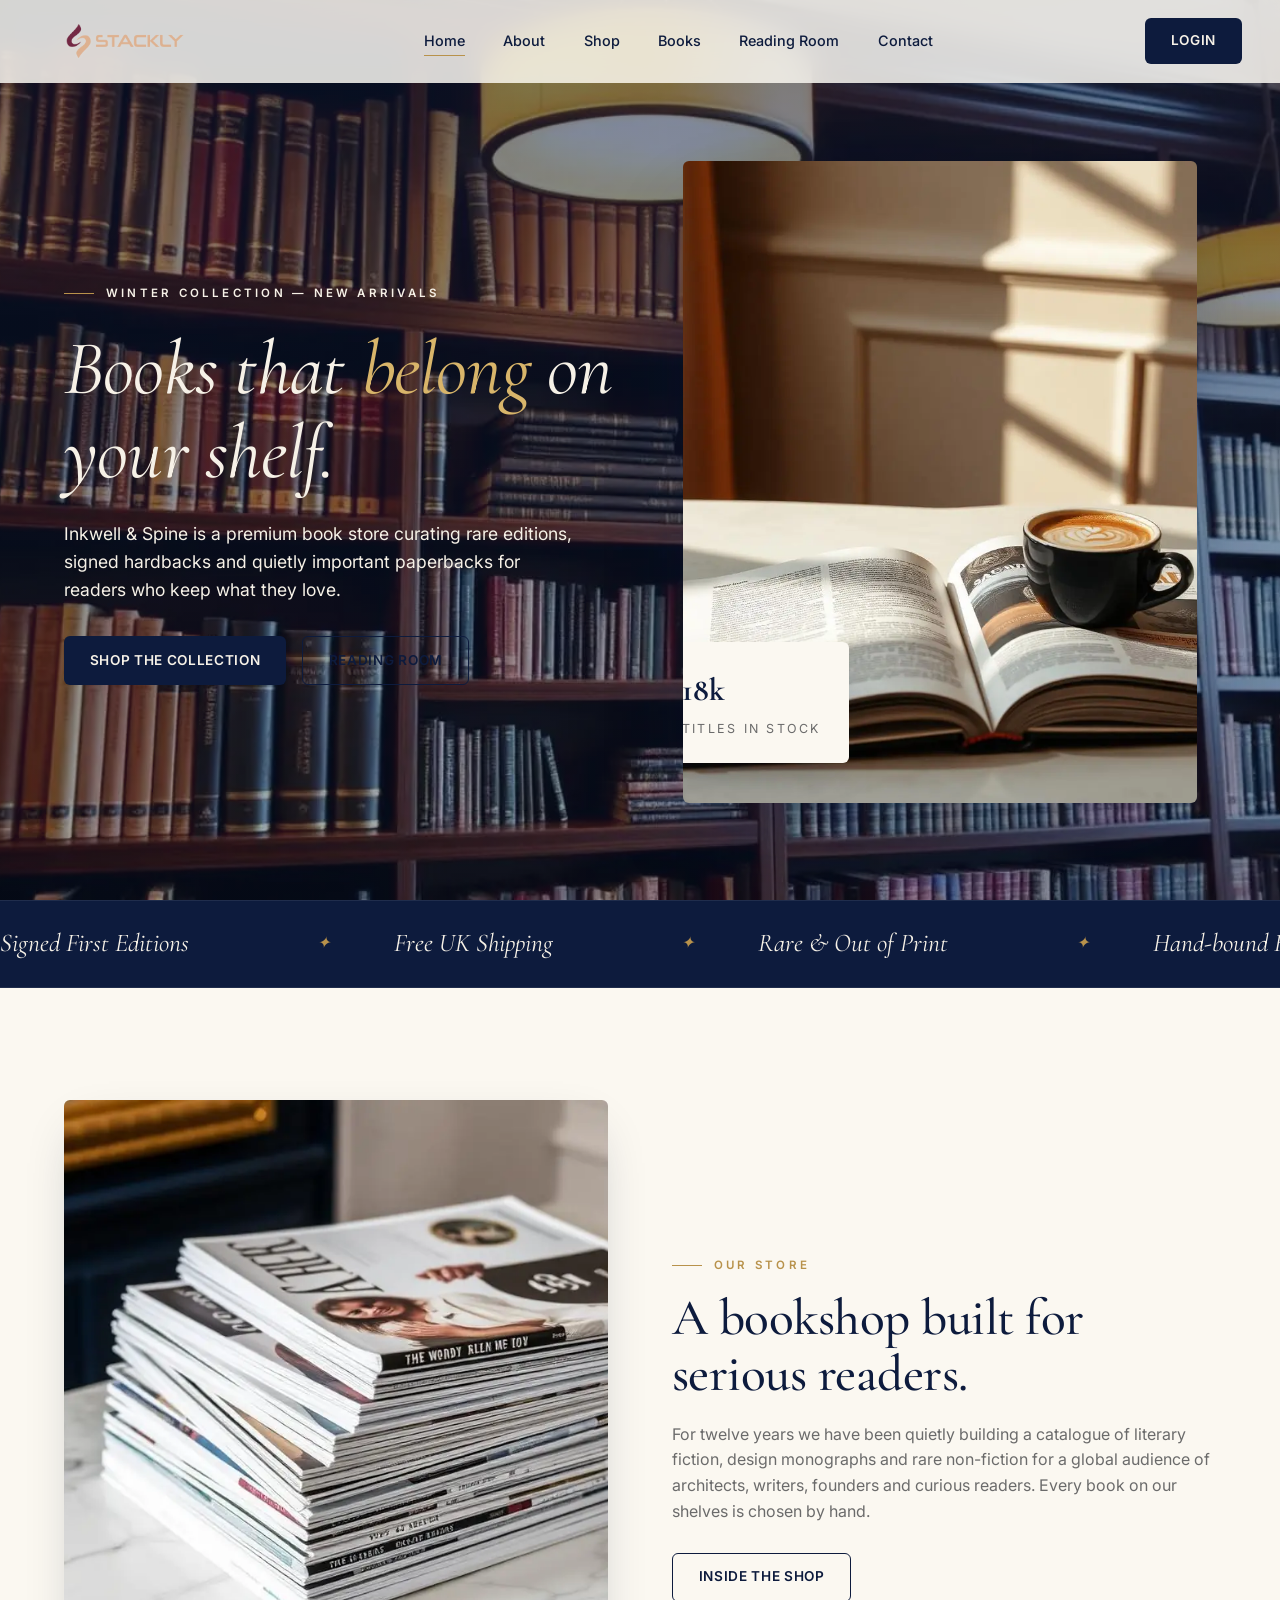
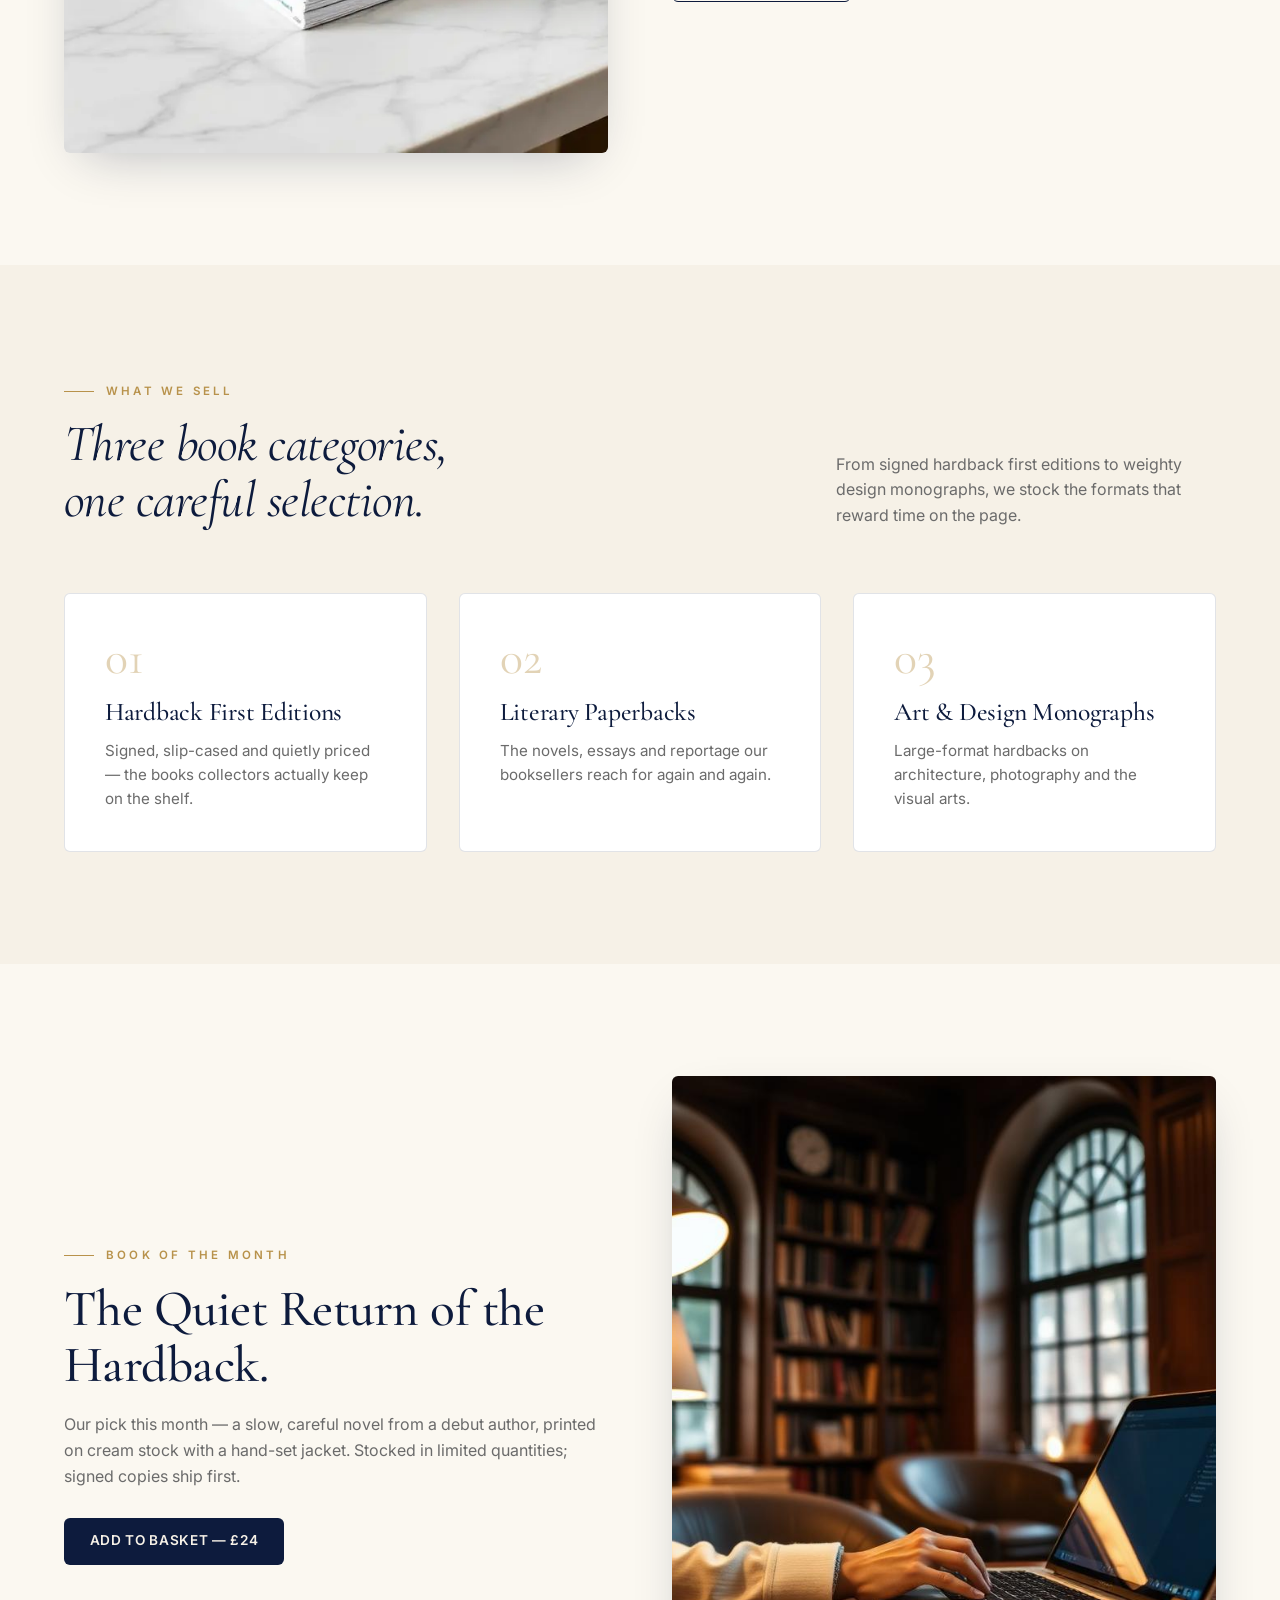
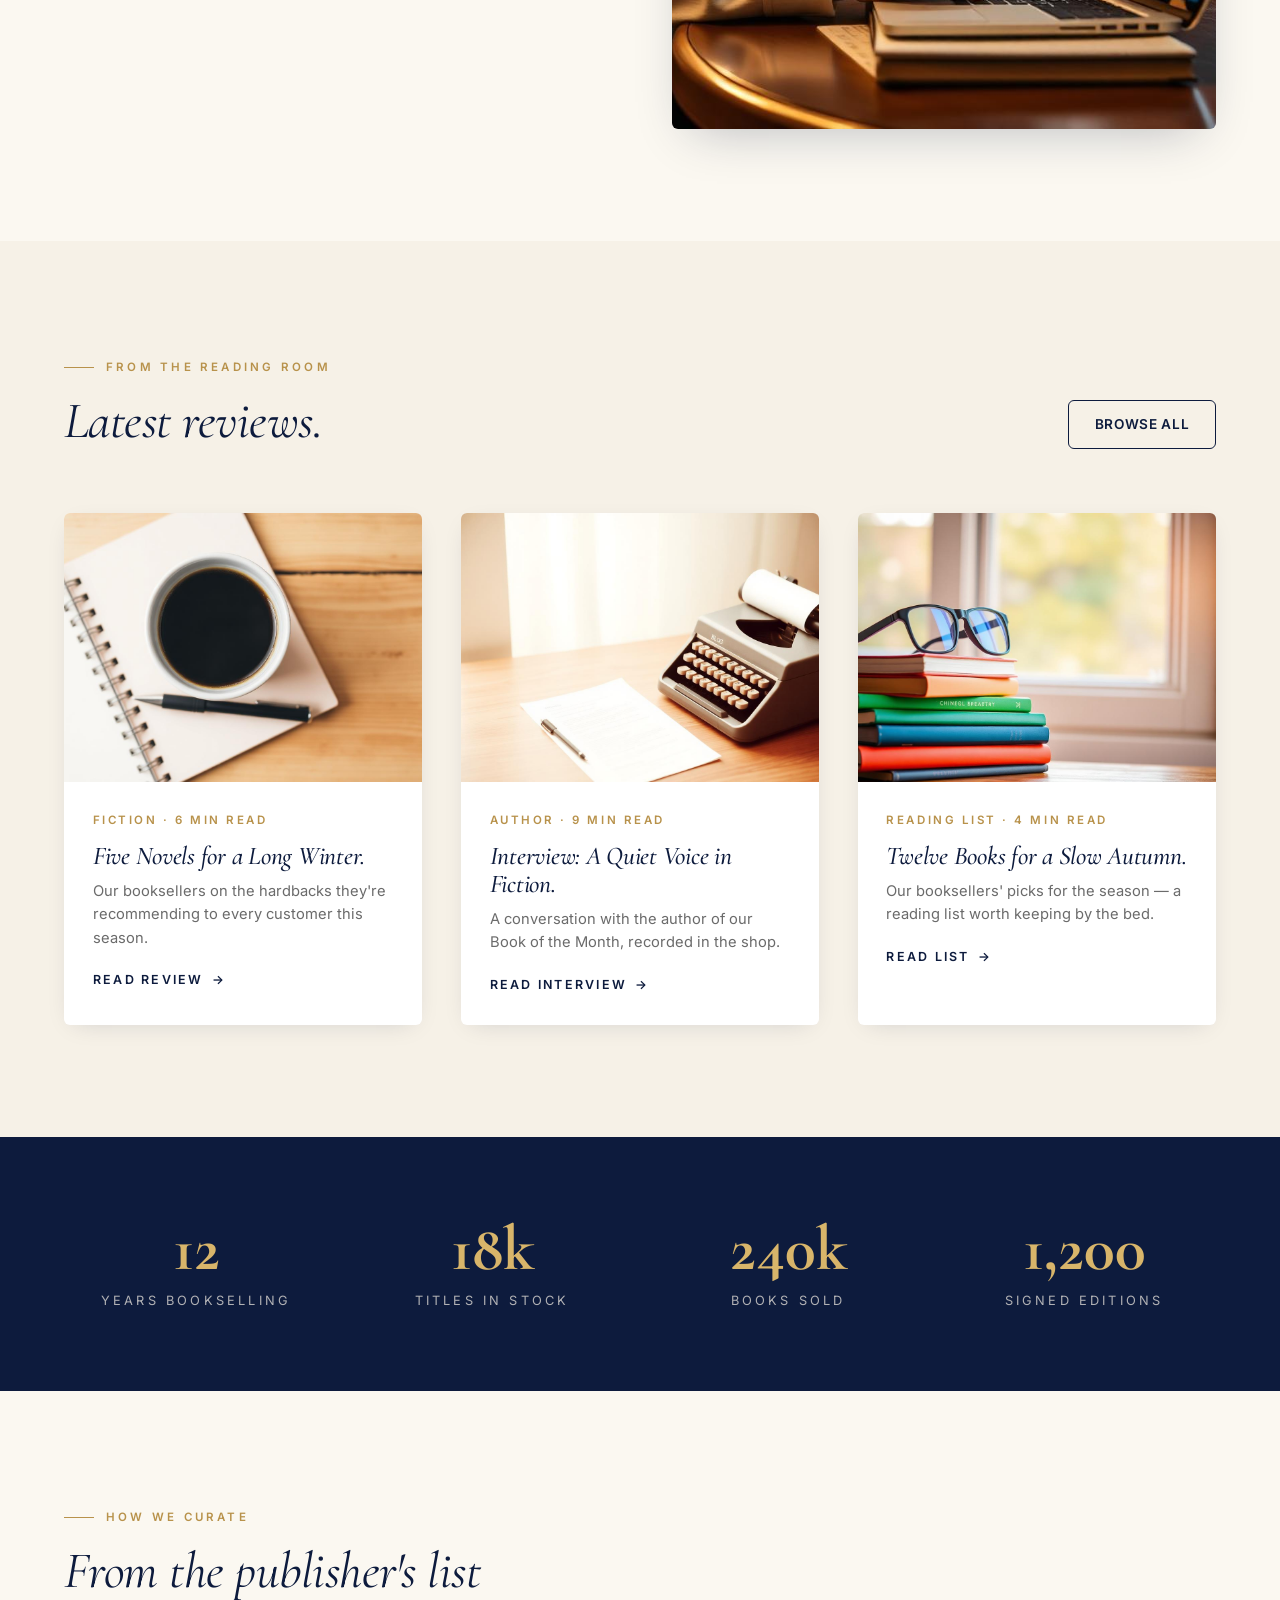
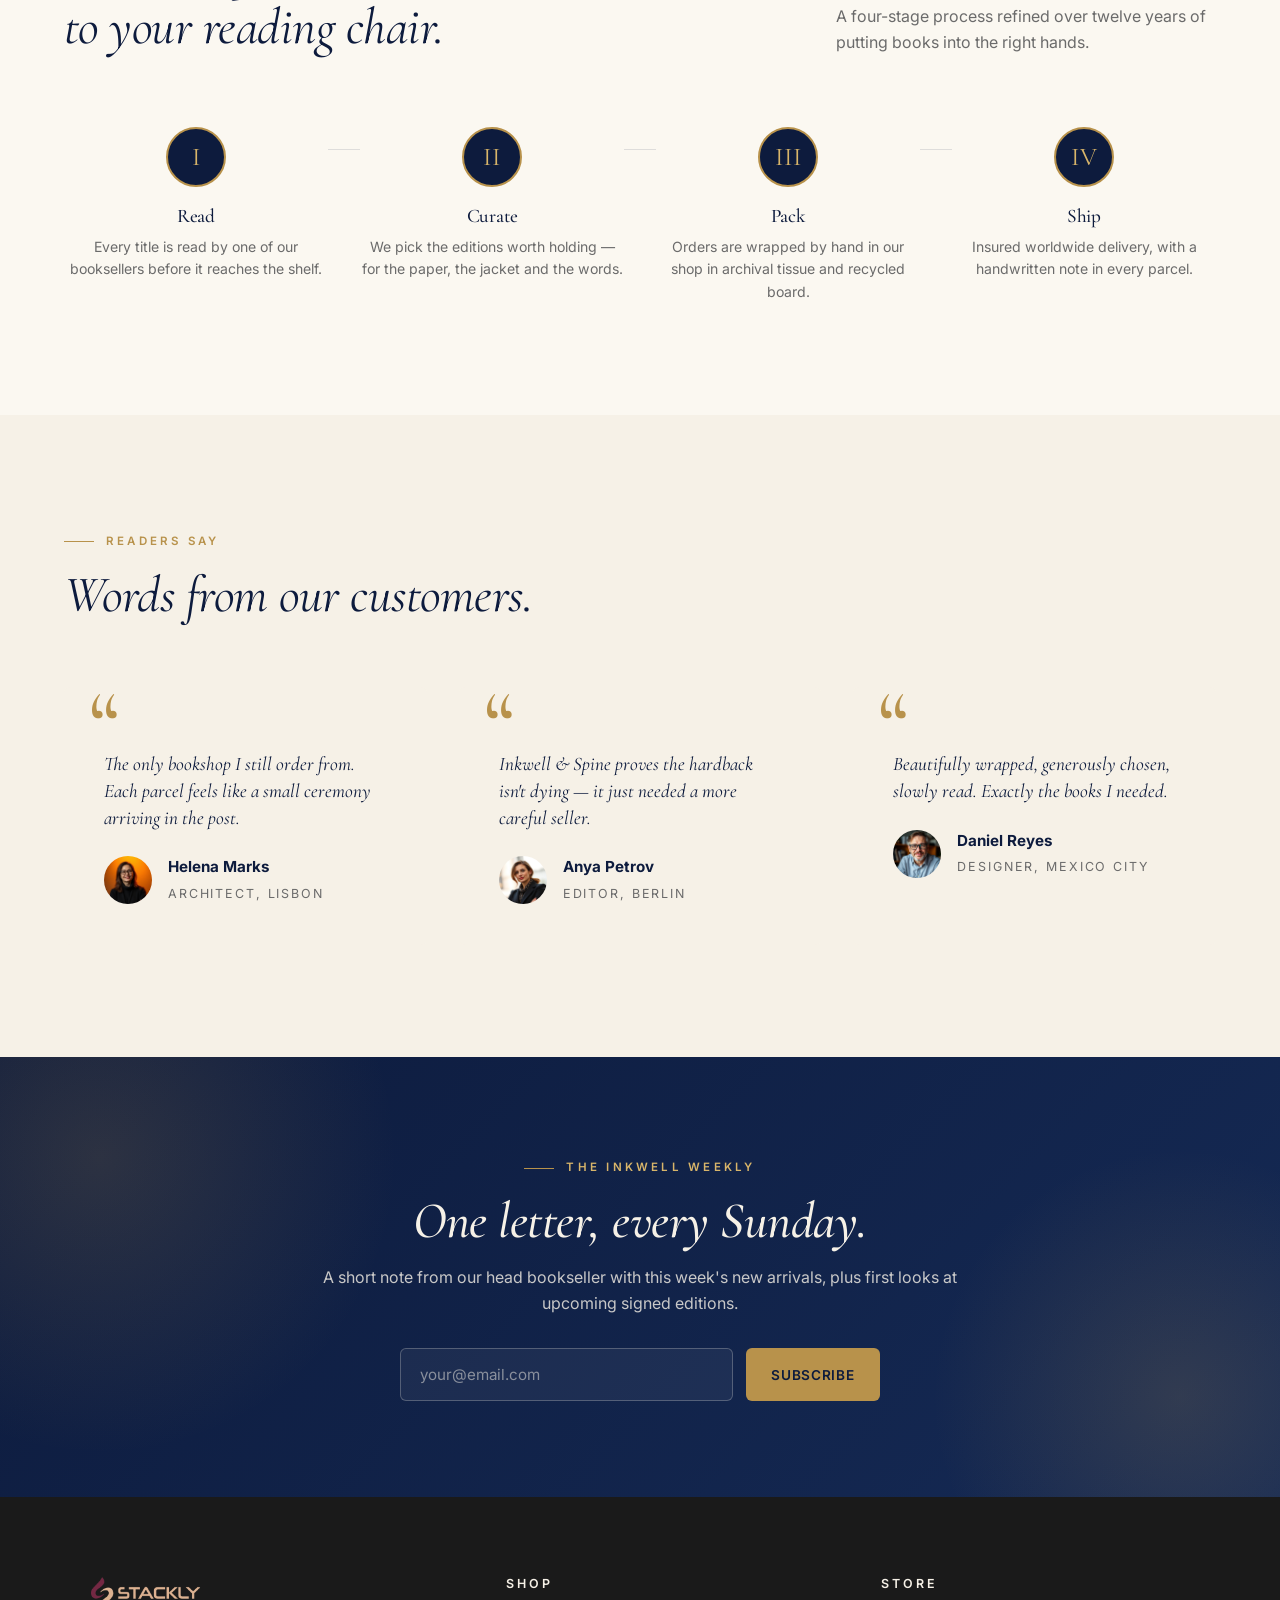
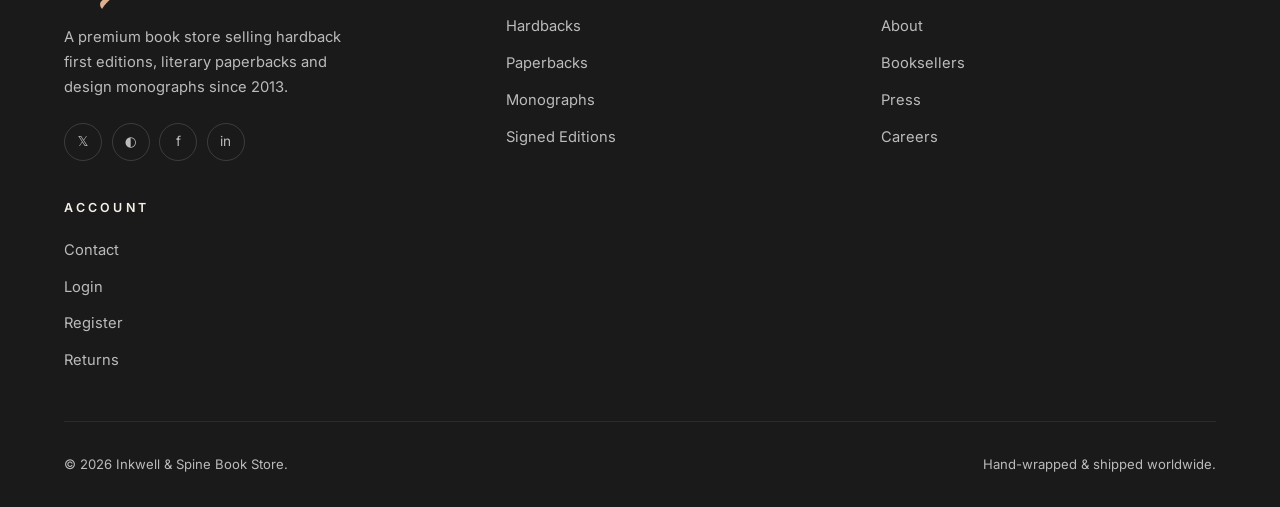
<file: index.html>
<!DOCTYPE html>
<html lang="en">

<head>
  <meta charset="UTF-8" />
  <meta name="viewport" content="width=device-width,initial-scale=1" />
  <title>Inkwell &amp; Spine — Premium Book Store</title>
  <meta name="description"
    content="Inkwell & Spine is a premium book store curating rare editions, hardbacks and signed first prints for serious readers." />
  <link rel="preconnect" href="https://fonts.googleapis.com" />
  <link rel="preconnect" href="https://fonts.gstatic.com" crossorigin />
  <link
    href="https://fonts.googleapis.com/css2?family=Cormorant+Garamond:ital,wght@0,400;0,500;0,600;1,400;1,500&family=Inter:wght@400;500;600;700&display=swap"
    rel="stylesheet" />
  <link rel="stylesheet" href="./css/styles.css" />
</head>

<body>

  <header class="nav">
    <a href="./index.html" class="nav-logo"><img src="./images/logo-dark-company.webp" alt="Inkwell & Spine Logo"
        class="nav-logo-img" /></a>
    <nav>
      <ul class="nav-links">
        <li><a href="./index.html" class="active">Home</a></li>
        <li><a href="./about.html">About</a></li>
        <li><a href="./services.html">Shop</a></li>
        <li><a href="./books.html">Books</a></li>
        <li><a href="./blog.html">Reading Room</a></li>
        <li><a href="./contact.html">Contact</a></li>
      </ul>
    </nav>
    <div class="nav-cta">
      <a href="./login.html" class="btn btn-primary">Login</a>
      <button class="hamburger" aria-label="Menu"><span></span><span></span><span></span></button>
    </div>
  </header>

  <!-- 1. HERO -->
  <section class="hero has-video">
    <video class="bg-video" autoplay muted loop playsinline preload="metadata" poster="./images/library.webp">
      <source src="https://assets.mixkit.co/videos/45770/45770-720.mp4" type="video/mp4" />
    </video>
    <div class="bg-video-overlay"></div>
    <div class="hero-grid">
      <div class="hero-content reveal">
        <span class="eyebrow">Winter Collection — New Arrivals</span>
        <h1>Books that <em>belong</em> on your shelf.</h1>
        <p>Inkwell &amp; Spine is a premium book store curating rare editions, signed hardbacks and quietly important
          paperbacks for readers who keep what they love.</p>
        <div class="hero-actions">
          <a href="./services.html" class="btn btn-primary">Shop the Collection</a>
          <a href="./blog.html" class="btn btn-outline">Reading Room</a>
        </div>
      </div>
      <div class="hero-media reveal">
        <img src="./images/hero-home.webp" alt="A luxury bookstore interior" />
        <div class="hero-stat">
          <strong>18k</strong><span>Titles in stock</span>
        </div>
      </div>
    </div>
    <div class="hero-scroll">Scroll</div>
  </section>

  <!-- 2. MARQUEE -->
  <div class="marquee" aria-hidden="true">
    <div class="marquee-track">
      <span>Signed First Editions<span></span>Free UK Shipping<span></span>Rare &amp; Out of
        Print<span></span>Hand-bound Hardbacks<span></span>Independent Bookseller<span></span></span>
      <span>Signed First Editions<span></span>Free UK Shipping<span></span>Rare &amp; Out of
        Print<span></span>Hand-bound Hardbacks<span></span>Independent Bookseller<span></span></span>
    </div>
  </div>

  <!-- 3. INTRO / SPLIT -->
  <section class="section">
    <div class="section-inner split reveal">
      <div class="split-img"><img src="./images/magazines.webp" alt="A wall of curated books" loading="lazy" /></div>
      <div>
        <span class="eyebrow">Our Store</span>
        <h2>A bookshop built for serious readers.</h2>
        <p style="margin-top:1.2rem;color:var(--muted)">For twelve years we have been quietly building a catalogue of
          literary fiction, design monographs and rare non-fiction for a global audience of architects, writers,
          founders and curious readers. Every book on our shelves is chosen by hand.</p>
        <a href="404.html" class="btn btn-outline" style="margin-top:1.8rem">Inside the shop</a>
      </div>
    </div>
  </section>

  <!-- 4. WHAT WE DO -->
  <section class="section" style="background:var(--ivory)">
    <div class="section-inner">
      <div class="section-head reveal">
        <div>
          <span class="eyebrow">What we sell</span>
          <h2>Three book categories,<br />one careful selection.</h2>
        </div>
        <p>From signed hardback first editions to weighty design monographs, we stock the formats that reward time on
          the page.</p>
      </div>
      <div class="feature-grid reveal-stagger">
        <article class="feature">
          <div class="feature-num">01</div>
          <h3>Hardback First Editions</h3>
          <p>Signed, slip-cased and quietly priced — the books collectors actually keep on the shelf.</p>
        </article>
        <article class="feature">
          <div class="feature-num">02</div>
          <h3>Literary Paperbacks</h3>
          <p>The novels, essays and reportage our booksellers reach for again and again.</p>
        </article>
        <article class="feature">
          <div class="feature-num">03</div>
          <h3>Art &amp; Design Monographs</h3>
          <p>Large-format hardbacks on architecture, photography and the visual arts.</p>
        </article>
      </div>
    </div>
  </section>

  <!-- 5. FEATURED STORY -->
  <section class="section">
    <div class="section-inner split reverse reveal">
      <div class="split-img"><img src="./images/writer.webp" alt="A reader with an open book" loading="lazy" /></div>
      <div>
        <span class="eyebrow">Book of the Month</span>
        <h2>The Quiet Return of the Hardback.</h2>
        <p style="margin-top:1.2rem;color:var(--muted)">Our pick this month — a slow, careful novel from a debut author,
          printed on cream stock with a hand-set jacket. Stocked in limited quantities; signed copies ship first.</p>
        <a href="404.html" class="btn btn-primary" style="margin-top:1.8rem">Add to basket — £24</a>
      </div>
    </div>
  </section>

  <!-- 6. EDITORIAL GRID -->
  <section class="section" style="background:var(--ivory)">
    <div class="section-inner">
      <div class="section-head reveal">
        <div><span class="eyebrow">From the Reading Room</span>
          <h2>Latest reviews.</h2>
        </div>
        <a href="404.html" class="btn btn-outline">Browse all</a>
      </div>
      <div class="editorial-grid reveal-stagger">
        <article class="ed-card">
          <div class="ed-card-img"><img src="./images/blog1.webp" alt="" loading="lazy" /></div>
          <div class="ed-card-body">
            <div class="ed-meta">Fiction · 6 min read</div>
            <h3>Five Novels for a Long Winter.</h3>
            <p>Our booksellers on the hardbacks they're recommending to every customer this season.</p><a
              href="404.html" class="ed-readmore">Read review</a>
          </div>
        </article>
        <article class="ed-card">
          <div class="ed-card-img"><img src="./images/blog2.webp" alt="" loading="lazy" /></div>
          <div class="ed-card-body">
            <div class="ed-meta">Author · 9 min read</div>
            <h3>Interview: A Quiet Voice in Fiction.</h3>
            <p>A conversation with the author of our Book of the Month, recorded in the shop.</p><a href="404.html"
              class="ed-readmore">Read interview</a>
          </div>
        </article>
        <article class="ed-card">
          <div class="ed-card-img"><img src="./images/blog3.webp" alt="" loading="lazy" /></div>
          <div class="ed-card-body">
            <div class="ed-meta">Reading List · 4 min read</div>
            <h3>Twelve Books for a Slow Autumn.</h3>
            <p>Our booksellers' picks for the season — a reading list worth keeping by the bed.</p><a href="404.html"
              class="ed-readmore">Read list</a>
          </div>
        </article>
      </div>
    </div>
  </section>

  <!-- 7. STATS -->
  <section class="stats reveal">
    <div class="stats-grid">
      <div class="stat"><strong>12</strong><span>Years bookselling</span></div>
      <div class="stat"><strong>18k</strong><span>Titles in stock</span></div>
      <div class="stat"><strong>240k</strong><span>Books sold</span></div>
      <div class="stat"><strong>1,200</strong><span>Signed editions</span></div>
    </div>
  </section>

  <!-- 8. PROCESS -->
  <section class="section">
    <div class="section-inner">
      <div class="section-head reveal">
        <div><span class="eyebrow">How we curate</span>
          <h2>From the publisher's list<br />to your reading chair.</h2>
        </div>
        <p>A four-stage process refined over twelve years of putting books into the right hands.</p>
      </div>
      <div class="process reveal-stagger">
        <div class="process-step">
          <div class="process-num">I</div>
          <h3>Read</h3>
          <p>Every title is read by one of our booksellers before it reaches the shelf.</p>
        </div>
        <div class="process-step">
          <div class="process-num">II</div>
          <h3>Curate</h3>
          <p>We pick the editions worth holding — for the paper, the jacket and the words.</p>
        </div>
        <div class="process-step">
          <div class="process-num">III</div>
          <h3>Pack</h3>
          <p>Orders are wrapped by hand in our shop in archival tissue and recycled board.</p>
        </div>
        <div class="process-step">
          <div class="process-num">IV</div>
          <h3>Ship</h3>
          <p>Insured worldwide delivery, with a handwritten note in every parcel.</p>
        </div>
      </div>
    </div>
  </section>

  <!-- 9. TESTIMONIALS -->
  <section class="section" style="background:var(--ivory)">
    <div class="section-inner">
      <div class="section-head reveal">
        <div><span class="eyebrow">Readers say</span>
          <h2>Words from our customers.</h2>
        </div>
      </div>
      <div class="test-grid reveal-stagger">
        <div class="testimonial">
          <p>The only bookshop I still order from. Each parcel feels like a small ceremony arriving in the post.</p>
          <div class="test-author"><img src="./images/author1.webp" alt="" />
            <div><strong>Helena Marks</strong><span>Architect, Lisbon</span></div>
          </div>
        </div>
        <div class="testimonial">
          <p>Inkwell &amp; Spine proves the hardback isn't dying — it just needed a more careful seller.</p>
          <div class="test-author"><img src="./images/author2.webp" alt="" />
            <div><strong>Anya Petrov</strong><span>Editor, Berlin</span></div>
          </div>
        </div>
        <div class="testimonial">
          <p>Beautifully wrapped, generously chosen, slowly read. Exactly the books I needed.</p>
          <div class="test-author"><img src="./images/author3.webp" alt="" />
            <div><strong>Daniel Reyes</strong><span>Designer, Mexico City</span></div>
          </div>
        </div>
      </div>
    </div>
  </section>

  <!-- 10. NEWSLETTER -->
  <section class="newsletter">
    <div class="newsletter-inner reveal">
      <span class="eyebrow" style="color:var(--gold-2)">The Inkwell Weekly</span>
      <h2>One letter, every Sunday.</h2>
      <p>A short note from our head bookseller with this week's new arrivals, plus first looks at upcoming signed
        editions.</p>
      <form class="news-form" data-mock>
        <input type="email" placeholder="your@email.com" required />
        <button type="submit" class="btn btn-gold">Subscribe</button>
      </form>
    </div>
  </section>

  <!-- 11. FOOTER -->
  <footer class="footer">
    <div class="footer-grid">
      <div class="footer-brand">
        <!-- <img src="./images/logo-dark-company.webp" alt="Inkwell & Spine" class="footer-logo" /> -->
         <a href="index.html"><img src="./images/logo-dark-company.webp" alt="Inkwell & Spine" class="footer-logo" /></a>
        <p>A premium book store selling hardback first editions, literary paperbacks and design monographs since 2013.
        </p>
        <div class="social"><a href="404.html" data-social>𝕏</a><a href="404.html" data-social>◐</a><a href="404.html" data-social>f</a><a
            href="404.html" data-social>in</a></div>
      </div>
      <div>
        <h4>Shop</h4>
        <ul>
          <li><a href="404.html">Hardbacks</a></li>
          <li><a href="404.html">Paperbacks</a></li>
          <li><a href="404.html">Monographs</a></li>
          <li><a href="404.html">Signed Editions</a></li>
        </ul>
      </div>
      <div>
        <h4>Store</h4>
        <ul>
          <li><a href="about.html">About</a></li>
          <li><a href="404.html">Booksellers</a></li>
          <li><a href="404.html">Press</a></li>
          <li><a href="404.html">Careers</a></li>
        </ul>
      </div>
      <div>
        <h4>Account</h4>
        <ul>
          <li><a href="./contact.html">Contact</a></li>
          <li><a href="./login.html">Login</a></li>
          <li><a href="./register.html">Register</a></li>
          <li><a href="#">Returns</a></li>
        </ul>
      </div>
    </div>
    <div class="footer-bottom"><span>© 2026 Inkwell &amp; Spine Book Store.</span><span>Hand-wrapped &amp; shipped
        worldwide.</span></div>
  </footer>

  <script src="./js/main.js"></script>
</body>

</html>
</file>
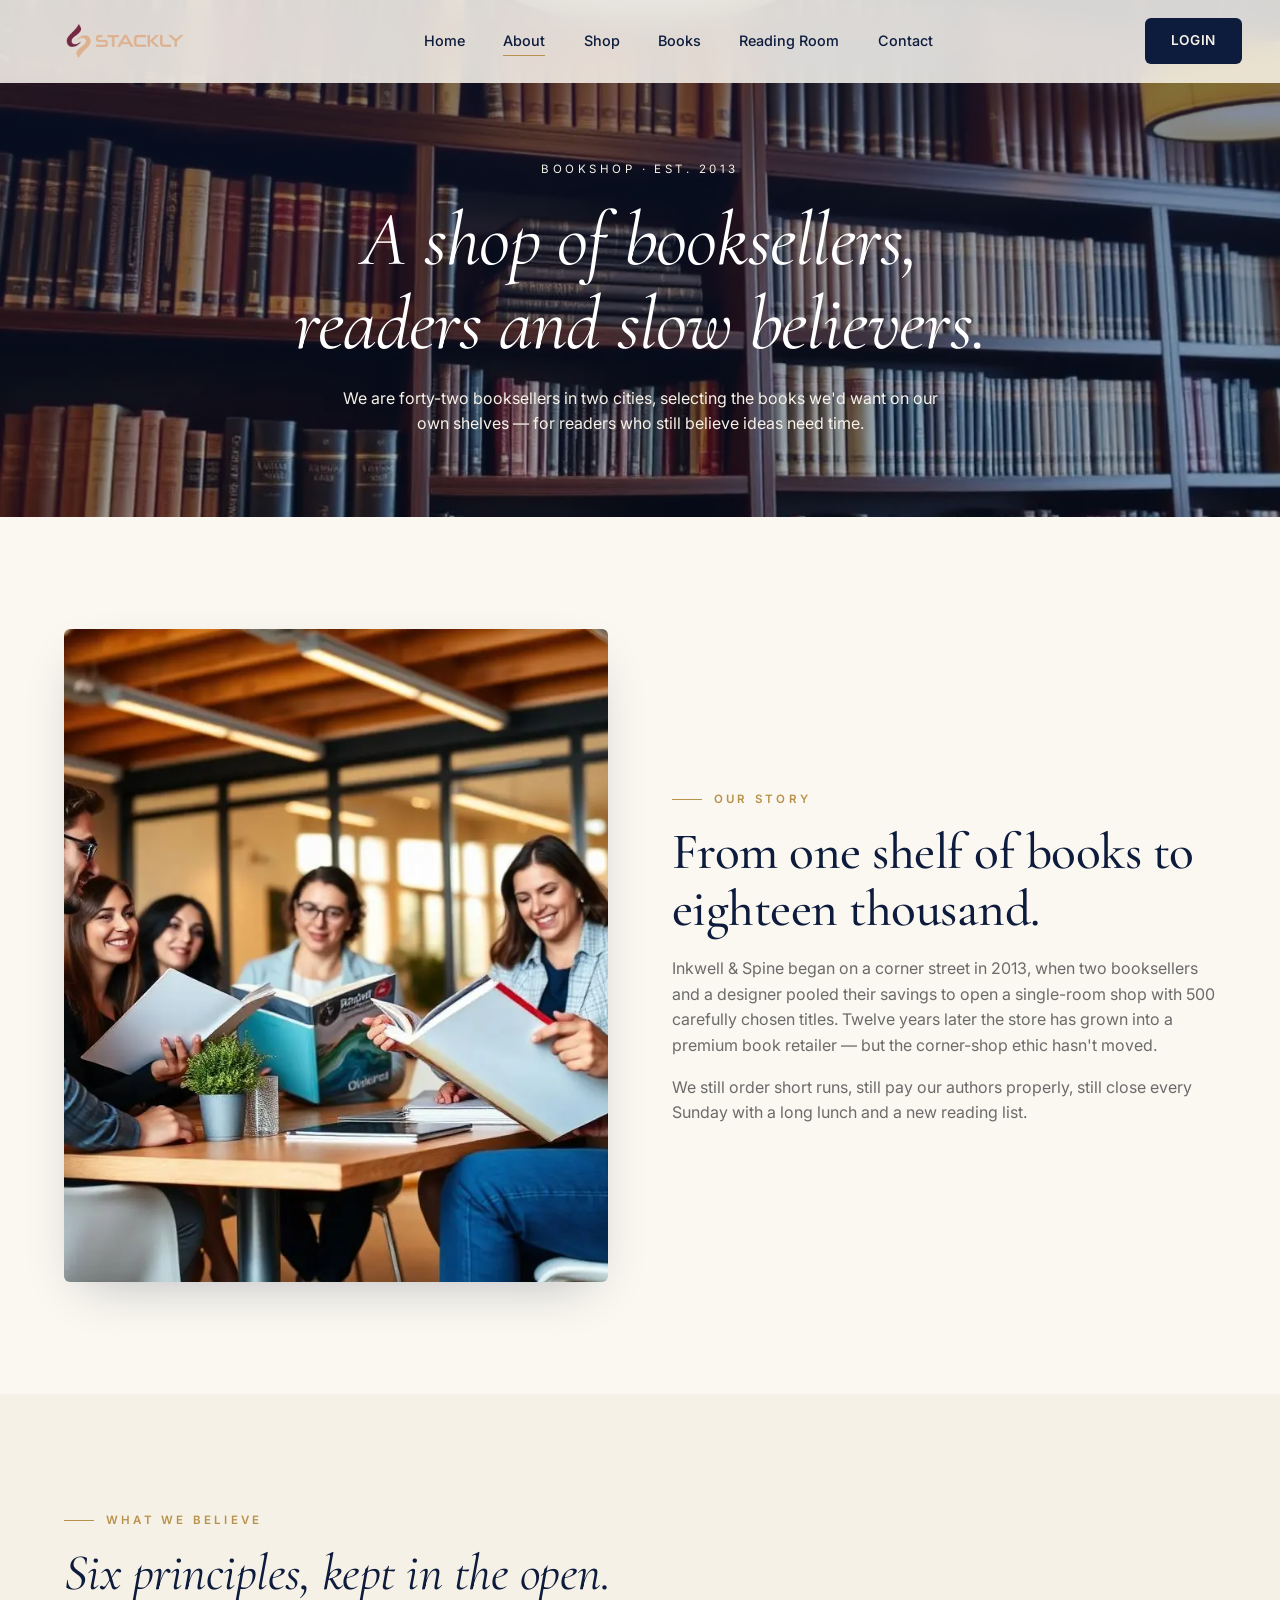
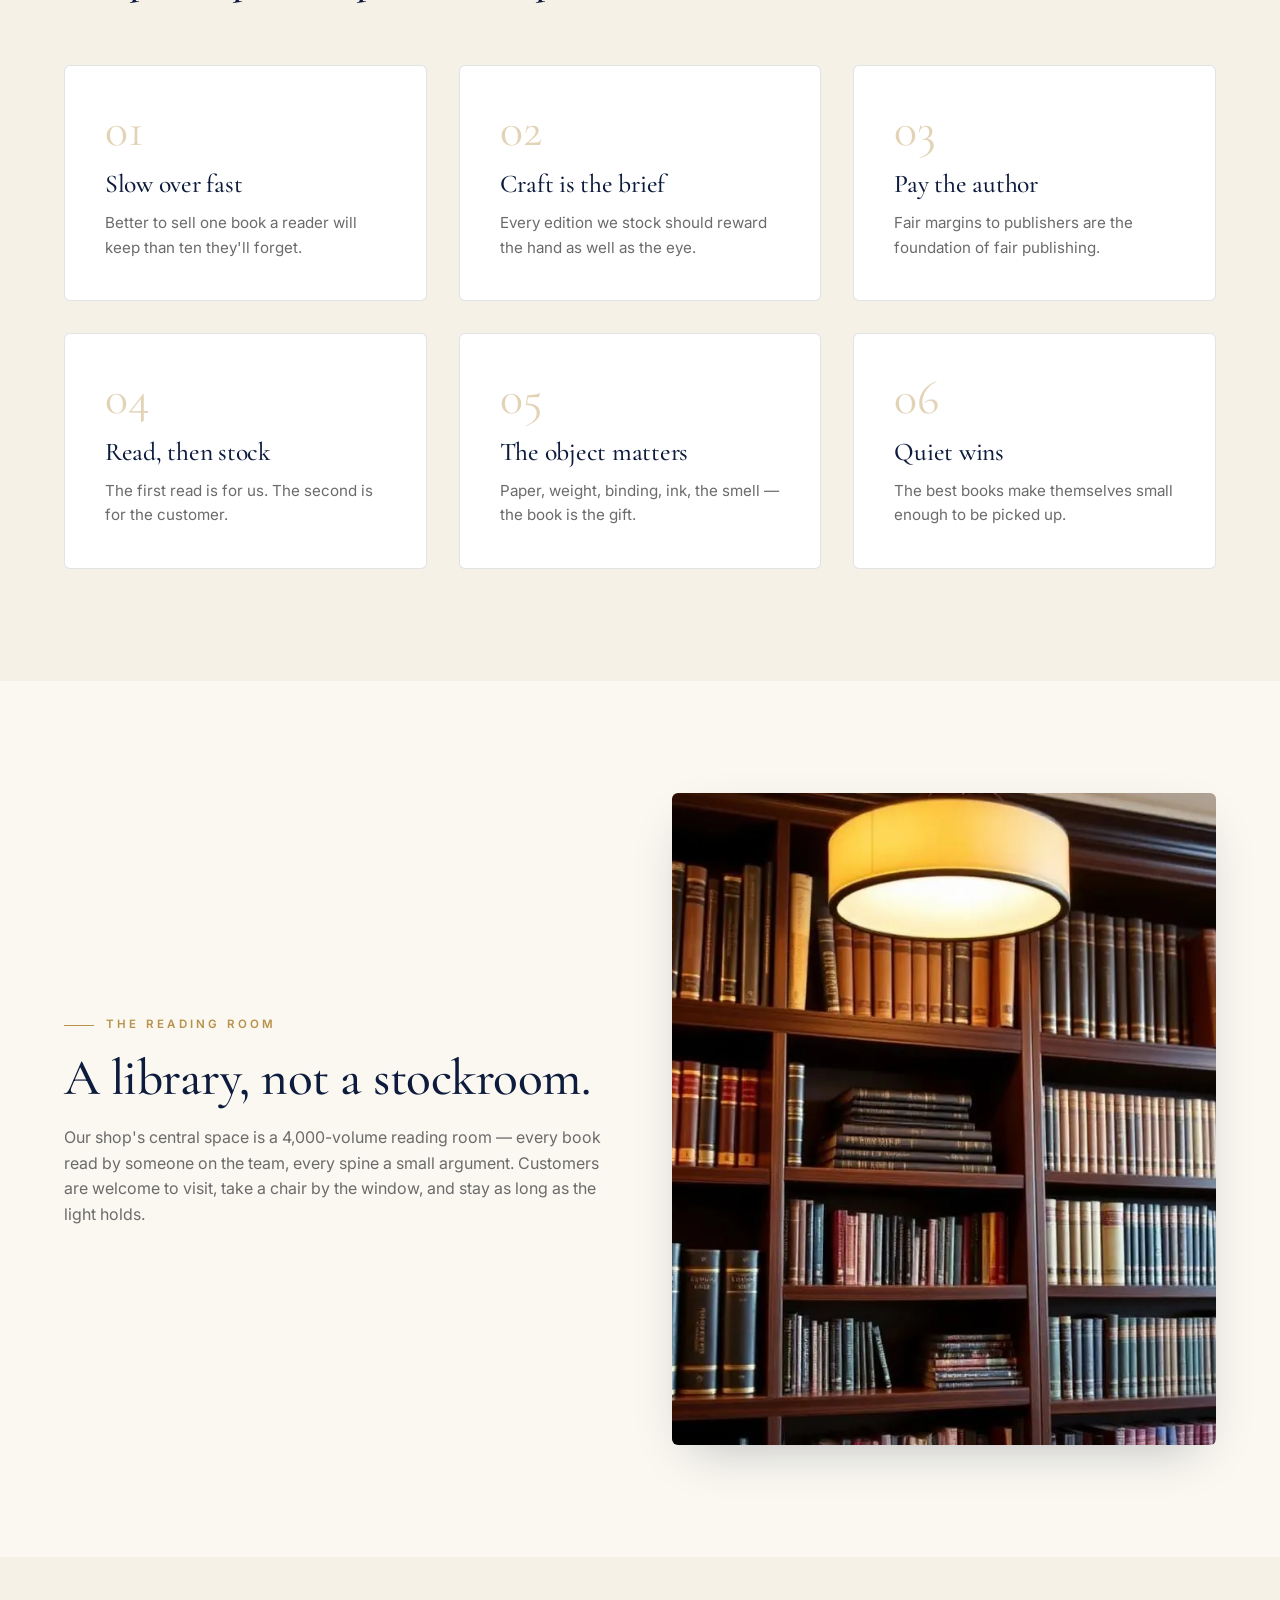
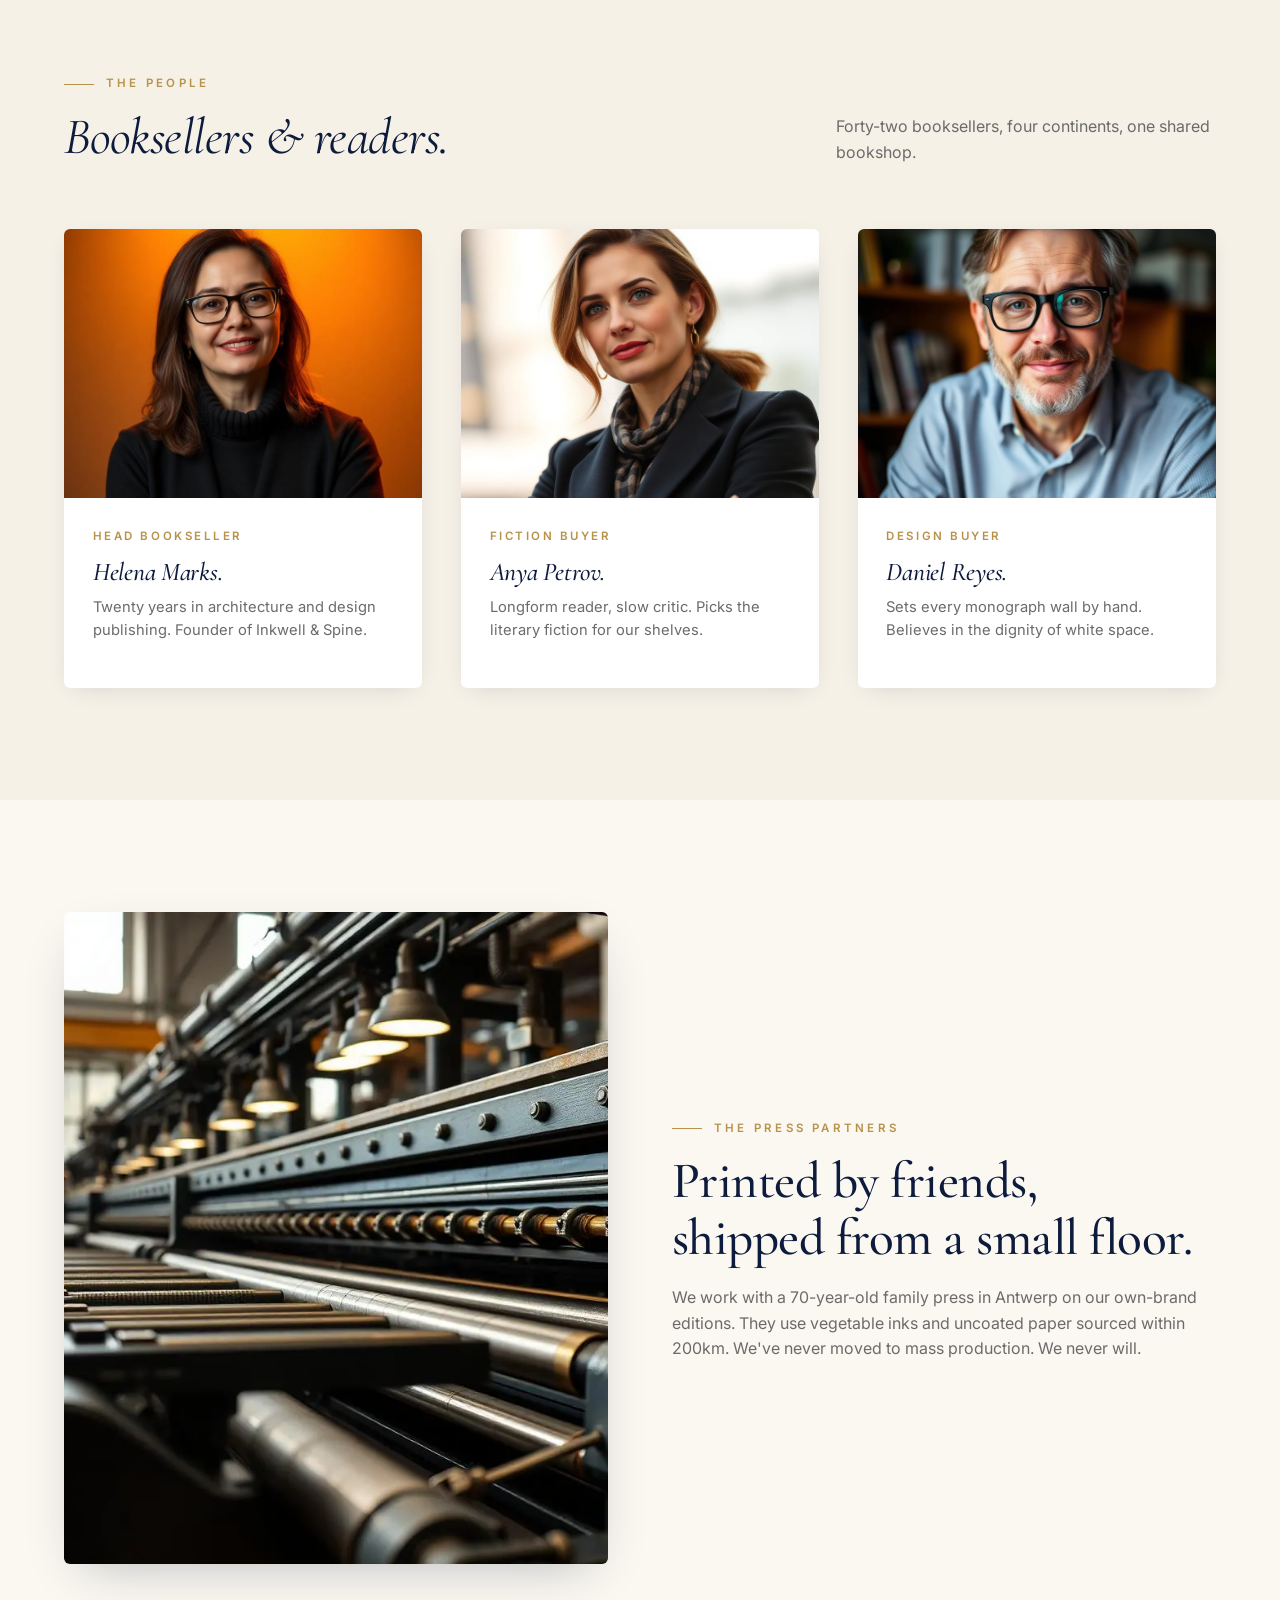
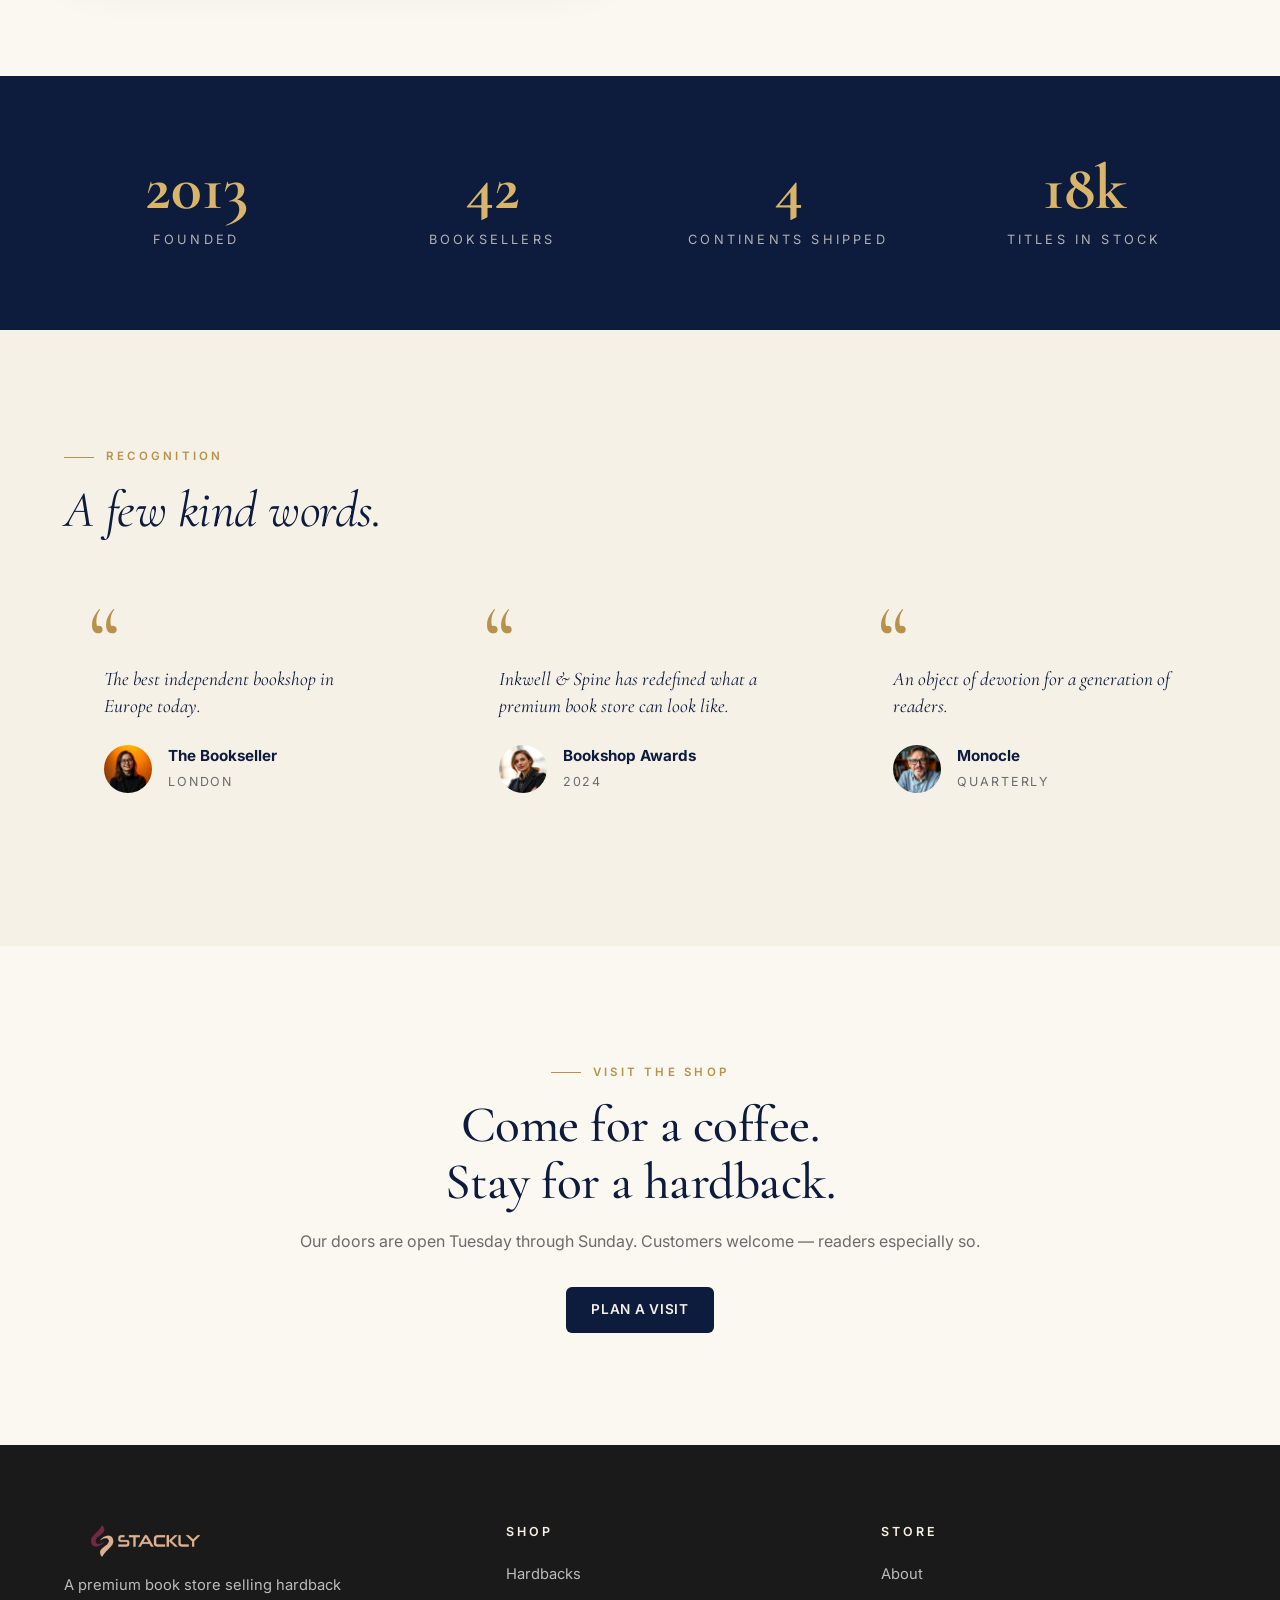
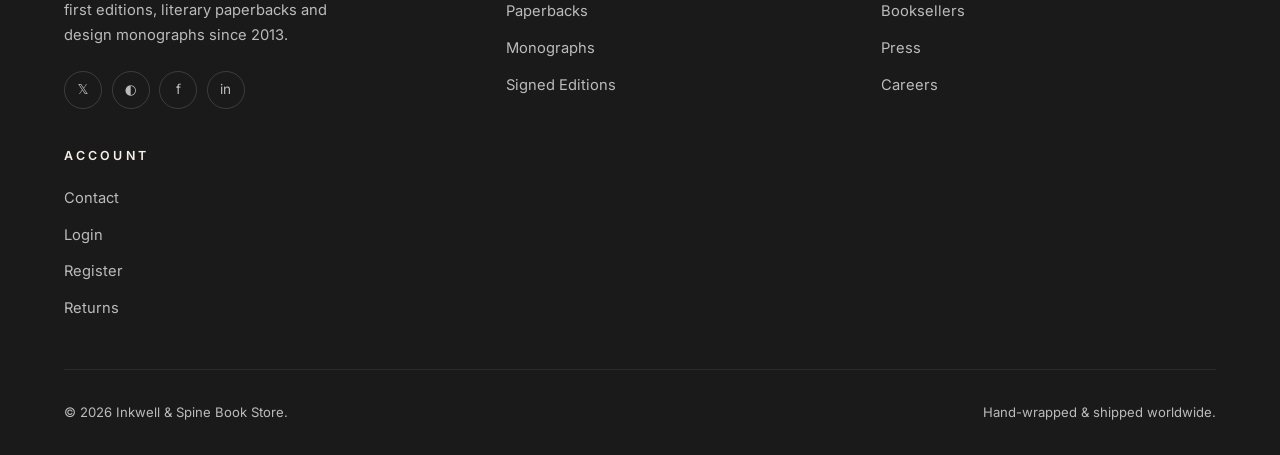
<file: about.html>
<!DOCTYPE html>
<html lang="en">

<head>
  <meta charset="UTF-8" />
  <meta name="viewport" content="width=device-width,initial-scale=1" />
  <title>About — Inkwell &amp; Spine Book Store</title>
  <meta name="description"
    content="Twelve years of careful bookselling. Meet the shop, the team and the principles behind Inkwell & Spine." />
  <link
    href="https://fonts.googleapis.com/css2?family=Cormorant+Garamond:ital,wght@0,400;0,500;0,600;1,400;1,500&family=Inter:wght@400;500;600;700&display=swap"
    rel="stylesheet" />
  <link rel="stylesheet" href="./css/styles.css" />
</head>

<body>

  <header class="nav">
    <a href="./index.html" class="nav-logo"><img src="./images/logo-dark-company.webp" alt="Inkwell & Spine Logo"
        class="nav-logo-img" /></a>
    <nav>
      <ul class="nav-links">
        <li><a href="./index.html">Home</a></li>
        <li><a href="./about.html" class="active">About</a></li>
        <li><a href="./services.html">Shop</a></li>
        <li><a href="./books.html">Books</a></li>
        <li><a href="./blog.html">Reading Room</a></li>
        <li><a href="./contact.html">Contact</a></li>
      </ul>
    </nav>
    <div class="nav-cta">
      <a href="./login.html" class="btn btn-primary">Login</a>
      <button class="hamburger" aria-label="Menu"><span></span><span></span><span></span></button>
    </div>
  </header>

  <section class="page-hero has-video">
    <video class="bg-video" autoplay muted loop playsinline preload="metadata" poster="./images/library.webp">
      <source src="https://assets.mixkit.co/videos/6525/6525-720.mp4" type="video/mp4" />
    </video>
    <div class="bg-video-overlay"></div>
    <div class="reveal">
      <div class="crumb">Bookshop · Est. 2013</div>
      <h1>A shop of booksellers,<br />readers and slow believers.</h1>
      <p>We are forty-two booksellers in two cities, selecting the books we'd want on our own shelves — for readers who
        still believe ideas need time.</p>
    </div>
  </section>

  <section class="section">
    <div class="section-inner split reveal">
      <div class="split-img"><img src="./images/team.webp" alt="The Inkwell team" loading="lazy" /></div>
      <div>
        <span class="eyebrow">Our story</span>
        <h2>From one shelf of books to eighteen thousand.</h2>
        <p style="margin-top:1.2rem;color:var(--muted)">Inkwell &amp; Spine began on a corner street in 2013, when two
          booksellers and a designer pooled their savings to open a single-room shop with 500 carefully chosen titles.
          Twelve years later the store has grown into a premium book retailer — but the corner-shop ethic hasn't moved.
        </p>
        <p style="margin-top:1rem;color:var(--muted)">We still order short runs, still pay our authors properly, still
          close every Sunday with a long lunch and a new reading list.</p>
      </div>
    </div>
  </section>

  <section class="section" style="background:var(--ivory)">
    <div class="section-inner">
      <div class="section-head reveal">
        <div><span class="eyebrow">What we believe</span>
          <h2>Six principles, kept in the open.</h2>
        </div>
      </div>
      <div class="feature-grid reveal-stagger">
        <div class="feature">
          <div class="feature-num">01</div>
          <h3>Slow over fast</h3>
          <p>Better to sell one book a reader will keep than ten they'll forget.</p>
        </div>
        <div class="feature">
          <div class="feature-num">02</div>
          <h3>Craft is the brief</h3>
          <p>Every edition we stock should reward the hand as well as the eye.</p>
        </div>
        <div class="feature">
          <div class="feature-num">03</div>
          <h3>Pay the author</h3>
          <p>Fair margins to publishers are the foundation of fair publishing.</p>
        </div>
        <div class="feature">
          <div class="feature-num">04</div>
          <h3>Read, then stock</h3>
          <p>The first read is for us. The second is for the customer.</p>
        </div>
        <div class="feature">
          <div class="feature-num">05</div>
          <h3>The object matters</h3>
          <p>Paper, weight, binding, ink, the smell — the book is the gift.</p>
        </div>
        <div class="feature">
          <div class="feature-num">06</div>
          <h3>Quiet wins</h3>
          <p>The best books make themselves small enough to be picked up.</p>
        </div>
      </div>
    </div>
  </section>

  <section class="section">
    <div class="section-inner split reverse reveal">
      <div class="split-img"><img src="./images/library.webp" alt="The reading room" loading="lazy" /></div>
      <div>
        <span class="eyebrow">The reading room</span>
        <h2>A library, not a stockroom.</h2>
        <p style="margin-top:1.2rem;color:var(--muted)">Our shop's central space is a 4,000-volume reading room — every
          book read by someone on the team, every spine a small argument. Customers are welcome to visit, take a chair
          by the window, and stay as long as the light holds.</p>
      </div>
    </div>
  </section>

  <section class="section" style="background:var(--ivory)">
    <div class="section-inner">
      <div class="section-head reveal">
        <div><span class="eyebrow">The people</span>
          <h2>Booksellers &amp; readers.</h2>
        </div>
        <p>Forty-two booksellers, four continents, one shared bookshop.</p>
      </div>
      <div class="editorial-grid reveal-stagger">
        <article class="ed-card">
          <div class="ed-card-img"><img src="./images/author1.webp" alt="" loading="lazy" /></div>
          <div class="ed-card-body">
            <div class="ed-meta">Head Bookseller</div>
            <h3>Helena Marks.</h3>
            <p>Twenty years in architecture and design publishing. Founder of Inkwell &amp; Spine.</p>
          </div>
        </article>
        <article class="ed-card">
          <div class="ed-card-img"><img src="./images/author2.webp" alt="" loading="lazy" /></div>
          <div class="ed-card-body">
            <div class="ed-meta">Fiction Buyer</div>
            <h3>Anya Petrov.</h3>
            <p>Longform reader, slow critic. Picks the literary fiction for our shelves.</p>
          </div>
        </article>
        <article class="ed-card">
          <div class="ed-card-img"><img src="./images/author3.webp" alt="" loading="lazy" /></div>
          <div class="ed-card-body">
            <div class="ed-meta">Design Buyer</div>
            <h3>Daniel Reyes.</h3>
            <p>Sets every monograph wall by hand. Believes in the dignity of white space.</p>
          </div>
        </article>
      </div>
    </div>
  </section>

  <section class="section">
    <div class="section-inner split reveal">
      <div class="split-img"><img src="./images/print.webp" alt="A book press" loading="lazy" /></div>
      <div>
        <span class="eyebrow">The press partners</span>
        <h2>Printed by friends,<br />shipped from a small floor.</h2>
        <p style="margin-top:1.2rem;color:var(--muted)">We work with a 70-year-old family press in Antwerp on our
          own-brand editions. They use vegetable inks and uncoated paper sourced within 200km. We've never moved to mass
          production. We never will.</p>
      </div>
    </div>
  </section>

  <section class="stats reveal">
    <div class="stats-grid">
      <div class="stat"><strong>2013</strong><span>Founded</span></div>
      <div class="stat"><strong>42</strong><span>Booksellers</span></div>
      <div class="stat"><strong>4</strong><span>Continents shipped</span></div>
      <div class="stat"><strong>18k</strong><span>Titles in stock</span></div>
    </div>
  </section>

  <section class="section" style="background:var(--ivory)">
    <div class="section-inner">
      <div class="section-head reveal">
        <div><span class="eyebrow">Recognition</span>
          <h2>A few kind words.</h2>
        </div>
      </div>
      <div class="test-grid reveal-stagger">
        <div class="testimonial">
          <p>The best independent bookshop in Europe today.</p>
          <div class="test-author"><img src="./images/author1.webp" alt="" />
            <div><strong>The Bookseller</strong><span>London</span></div>
          </div>
        </div>
        <div class="testimonial">
          <p>Inkwell &amp; Spine has redefined what a premium book store can look like.</p>
          <div class="test-author"><img src="./images/author2.webp" alt="" />
            <div><strong>Bookshop Awards</strong><span>2024</span></div>
          </div>
        </div>
        <div class="testimonial">
          <p>An object of devotion for a generation of readers.</p>
          <div class="test-author"><img src="./images/author3.webp" alt="" />
            <div><strong>Monocle</strong><span>Quarterly</span></div>
          </div>
        </div>
      </div>
    </div>
  </section>

  <section class="section">
    <div class="section-inner reveal" style="text-align:center;max-width:760px;margin:0 auto">
      <span class="eyebrow">Visit the shop</span>
      <h2>Come for a coffee.<br />Stay for a hardback.</h2>
      <p style="margin:1.2rem auto 2rem;color:var(--muted)">Our doors are open Tuesday through Sunday. Customers welcome
        — readers especially so.</p>
      <a href="./contact.html" class="btn btn-primary">Plan a visit</a>
    </div>
  </section>

  <footer class="footer">
    <div class="footer-grid">
      <div class="footer-brand">
        <a href="index.html"><img src="./images/logo-dark-company.webp" alt="Inkwell & Spine" class="footer-logo" /></a>
        <p>A premium book store selling hardback first editions, literary paperbacks and design monographs since 2013.
        </p>
        <div class="social"><a href="404.html" data-social>𝕏</a><a href="404.html" data-social>◐</a><a href="404.html" data-social>f</a><a
            href="404.html" data-social>in</a></div>
      </div>
      <div>
        <h4>Shop</h4>
        <ul>
          <li><a href="404.html">Hardbacks</a></li>
          <li><a href="404.html">Paperbacks</a></li>
          <li><a href="404.html">Monographs</a></li>
          <li><a href="404.html">Signed Editions</a></li>
        </ul>
      </div>
      <div>
        <h4>Store</h4>
        <ul>
          <li><a href="about.html">About</a></li>
          <li><a href="404.html">Booksellers</a></li>
          <li><a href="404.html">Press</a></li>
          <li><a href="404.html">Careers</a></li>
        </ul>
      </div>
      <div>
        <h4>Account</h4>
        <ul>
          <li><a href="./contact.html">Contact</a></li>
          <li><a href="./login.html">Login</a></li>
          <li><a href="./register.html">Register</a></li>
          <li><a href="#">Returns</a></li>
        </ul>
      </div>
    </div>
    <div class="footer-bottom"><span>© 2026 Inkwell &amp; Spine Book Store.</span><span>Hand-wrapped &amp; shipped
        worldwide.</span></div>
  </footer>

  <script src="./js/main.js"></script>
</body>

</html>
</file>
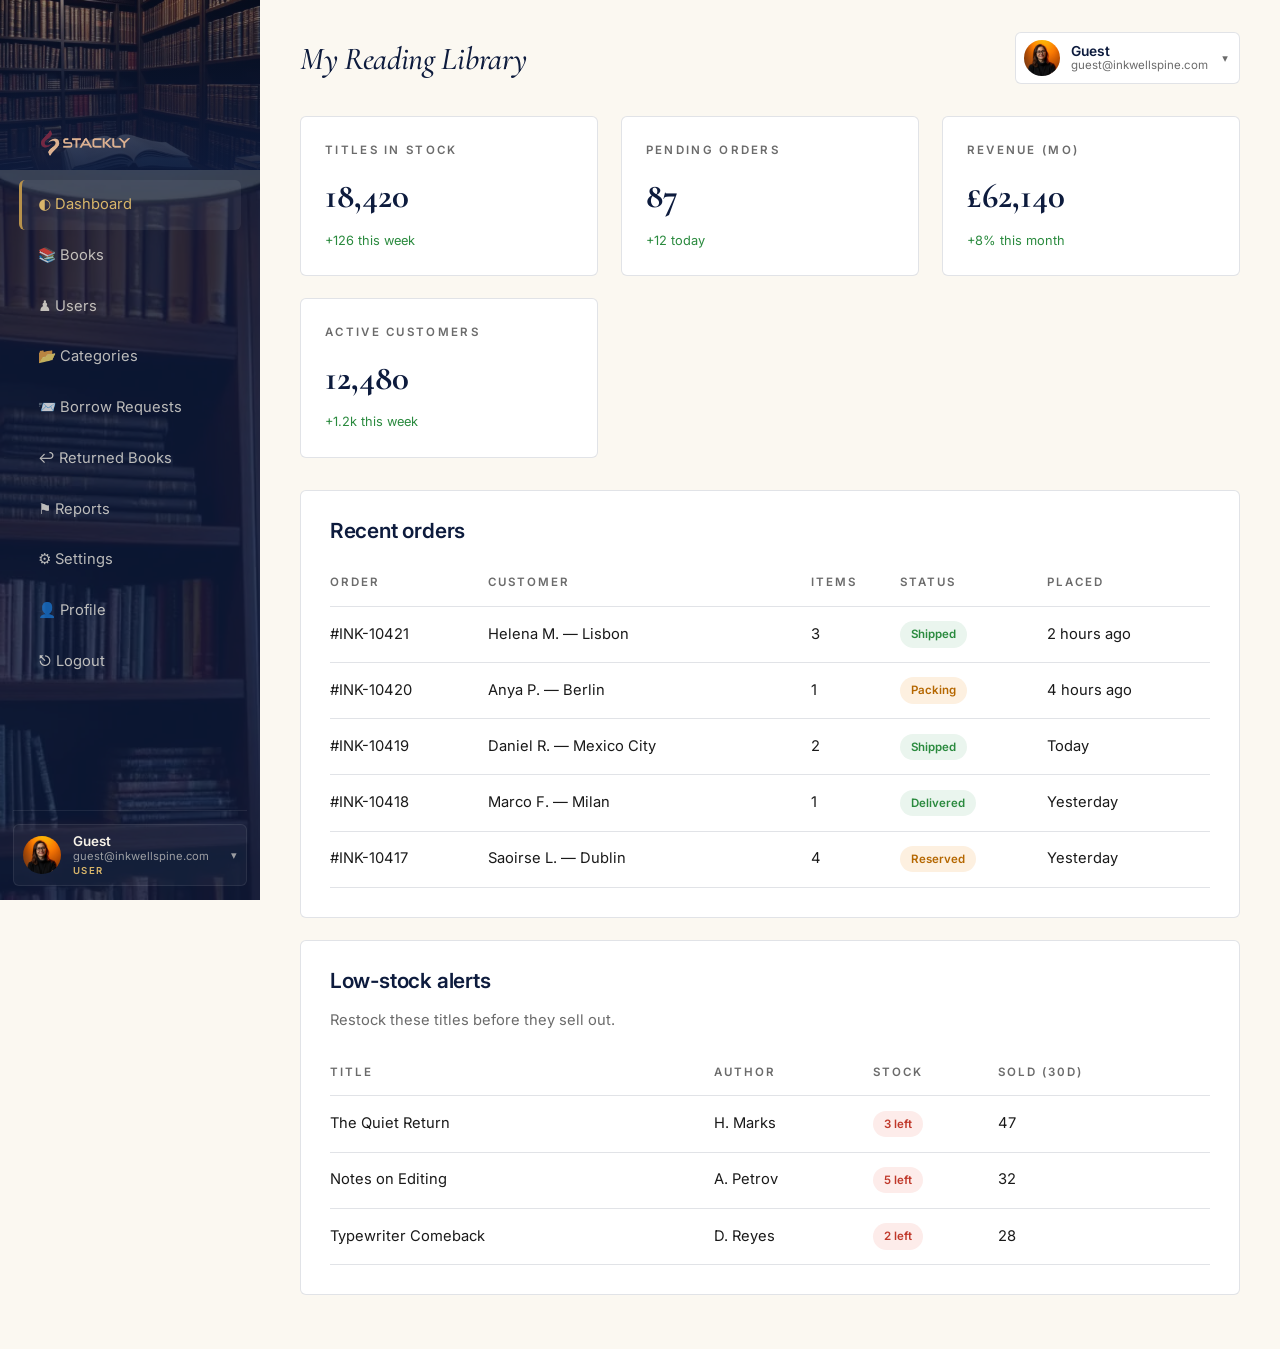
<file: admin.html>
<!DOCTYPE html>
<html lang="en">
<head>
<meta charset="UTF-8" />
<meta name="viewport" content="width=device-width, initial-scale=1" />
<title>Admin Dashboard — Inkwell &amp; Spine</title>
<meta name="description" content="Bookstore management dashboard for Inkwell &amp; Spine." />
<link rel="preconnect" href="https://fonts.googleapis.com" />
<link rel="preconnect" href="https://fonts.gstatic.com" crossorigin />
<link href="https://fonts.googleapis.com/css2?family=Cormorant+Garamond:ital,wght@0,400;0,500;0,600;1,400;1,500&family=Inter:wght@400;500;600;700&display=swap" rel="stylesheet" />
<link rel="stylesheet" href="./css/styles.css" />
<style> .currency-options {
  display: flex;
  gap: 15px;
  margin-top: 8px;
}

.currency-options label {
  display: flex;
  align-items: center;
  gap: 5px;
  cursor: pointer;
  letter-spacing: 0px !important;
}</style>
</head>
<body>
<div class="dash">
  <div class="dash-side-backdrop" id="dash-backdrop"></div>
  <aside class="dash-side" id="dash-side">
    <button type="button" class="dash-side-close" id="dash-side-close" aria-label="Close sidebar menu">✕ Close</button>
    <video class="bg-video" autoplay muted loop playsinline preload="metadata" poster="./images/library.webp">
      <source src="https://assets.mixkit.co/videos/45770/45770-720.mp4" type="video/mp4" />
    </video>
    <div class="dash-side-inner">
      <div class="dash-side-hero">
        <div class="dash-side-hero-img" id="dash-side-bg" style="background-image:url('./images/admin-side.webp')"></div>
        <div class="dash-side-hero-overlay"></div>
        <a href="./admin.html" class="dash-side-hero-logo" aria-label="Home"><img class="nav-logo" src="./images/logo-dark-company.webp" alt="Inkwell &amp; Spine" /></a>
      </div>
      <!-- <div class="dash-side-intro">
        <h3>Bookstore Management</h3>
        <p>Manage inventory and book categories, fulfil customer orders, process payments, monitor analytics, revenue and reports, and track overall sales performance.</p>
      </div> -->
      <ul class="dash-nav" id="dash-nav" role="navigation" aria-label="Dashboard navigation">
        <li><a href="#section-dashboard" class="active" data-section="dashboard">◐ Dashboard</a></li>
        <li><a href="#section-books" data-section="books">📚 Books</a></li>
        <li><a href="#section-users" data-section="users">♟ Users</a></li>
        <li><a href="#section-categories" data-section="categories">📂 Categories</a></li>
        <li><a href="#section-borrow-requests" data-section="borrow-requests">📨 Borrow Requests</a></li>
        <li><a href="#section-returned" data-section="returned">↩ Returned Books</a></li>
        <li><a href="#section-reports" data-section="reports">⚑ Reports</a></li>
        <li><a href="#section-settings" data-section="settings">⚙ Settings</a></li>
        <li><a href="#section-profile" data-section="profile">👤 Profile</a></li>
        <li><a href="#" role="menuitem" id="logout-top">⎋ Logout</a></li>
      </ul>
      <div class="dash-side-profile" id="dash-side-profile">
        <button type="button" class="dash-side-profile-trigger" id="dash-side-profile-trigger" aria-haspopup="true" aria-expanded="false" aria-label="Profile menu">
          <img src="./images/author2.webp" alt="" class="dash-side-profile-avatar" id="dash-side-profile-avatar" />
          <div class="dash-side-profile-meta">
            <strong id="dash-side-profile-name">Admin User</strong>
            <span id="dash-side-profile-email">admin@inkwellspine.com</span>
            <em id="dash-side-profile-role">admin</em>
          </div>
          <span class="dash-side-profile-caret" aria-hidden="true">▾</span>
        </button>
        <!-- <div class="dash-side-profile-menu" role="menu">
          <a href="./profile.html" role="menuitem">👤 Profile</a>
          <a href="./settings.html" role="menuitem">⚙ Settings</a>
          <a href="#" role="menuitem" id="logout-side">⎋ Logout</a>
        </div> -->
      </div>
    </div>
  </aside>
  <main class="dash-main">
    <div class="dash-topbar">
      <button class="mobile-toggle btn" id="mobile-toggle" aria-label="Open sidebar menu">☰ Menu</button>
      <h1 id="dash-title">Admin Dashboard</h1>
      <div class="dash-profile" id="dash-profile">
        <button type="button" class="dash-profile-trigger" id="dash-profile-trigger" aria-haspopup="true" aria-expanded="false" aria-label="Profile menu">
          <img src="./images/author2.webp" alt="" class="dash-profile-avatar" id="dash-profile-avatar" />
          <div class="dash-profile-meta">
            <strong id="dash-profile-name">Admin User</strong>
            <span id="dash-profile-email">admin@inkwellspine.com</span>
          </div>
          <span class="dash-profile-caret" aria-hidden="true">▾</span>
        </button>
        <div class="dash-profile-menu" id="dash-profile-menu" role="menu">
          <!-- <div class="dash-profile-menu-head">
            <strong id="dash-profile-menu-name">Admin User</strong>
            <span id="dash-profile-menu-email">admin@inkwellspine.com</span>
            <em id="dash-profile-menu-role">admin</em>
          </div>
          <a href="./profile.html" role="menuitem">👤 Profile</a>
          <a href="./settings.html" role="menuitem">⚙ Settings</a>
          <a href="#" role="menuitem" id="logout-top">⎋ Logout</a> -->
        </div>
      </div>
    </div>

    <!-- Dashboard Section -->
    <div id="section-dashboard" class="dash-section">
      <div class="dash-cards">
        <div class="dash-card"><div class="lbl">Titles in stock</div><strong>18,420</strong><div class="delta">+126 this week</div></div>
        <div class="dash-card"><div class="lbl">Pending orders</div><strong>87</strong><div class="delta">+12 today</div></div>
        <div class="dash-card"><div class="lbl">Revenue (mo)</div><strong>£62,140</strong><div class="delta">+8% this month</div></div>
        <div class="dash-card"><div class="lbl">Active customers</div><strong>12,480</strong><div class="delta">+1.2k this week</div></div>
      </div>

      <div class="dash-panel">
        <h2>Recent orders</h2>
        <div class="dash-table-wrap">
          <table class="dash-table">
            <thead>
              <tr><th>Order</th><th>Customer</th><th>Items</th><th>Status</th><th>Placed</th></tr>
            </thead>
            <tbody>
              <tr><td>#INK-10421</td><td>Helena M. — Lisbon</td><td>3</td><td><span class="pill">Shipped</span></td><td>2 hours ago</td></tr>
              <tr><td>#INK-10420</td><td>Anya P. — Berlin</td><td>1</td><td><span class="pill draft">Packing</span></td><td>4 hours ago</td></tr>
              <tr><td>#INK-10419</td><td>Daniel R. — Mexico City</td><td>2</td><td><span class="pill">Shipped</span></td><td>Today</td></tr>
              <tr><td>#INK-10418</td><td>Marco F. — Milan</td><td>1</td><td><span class="pill">Delivered</span></td><td>Yesterday</td></tr>
              <tr><td>#INK-10417</td><td>Saoirse L. — Dublin</td><td>4</td><td><span class="pill draft">Reserved</span></td><td>Yesterday</td></tr>
            </tbody>
          </table>
        </div>
      </div>

      <div class="dash-panel">
        <h2>Low-stock alerts</h2>
        <p class="muted">Restock these titles before they sell out.</p>
        <div class="dash-table-wrap">
          <table class="dash-table">
            <thead>
              <tr><th>Title</th><th>Author</th><th>Stock</th><th>Sold (30d)</th></tr>
            </thead>
            <tbody>
              <tr><td>The Quiet Return</td><td>H. Marks</td><td><span class="pill warning">3 left</span></td><td>47</td></tr>
              <tr><td>Notes on Editing</td><td>A. Petrov</td><td><span class="pill warning">5 left</span></td><td>32</td></tr>
              <tr><td>Typewriter Comeback</td><td>D. Reyes</td><td><span class="pill warning">2 left</span></td><td>28</td></tr>
            </tbody>
          </table>
        </div>
      </div>
    </div>

    <!-- Books Section -->
    <div id="section-books" class="dash-section" style="display:none">
      <div class="dash-panel">
        <div style="display:flex;justify-content:space-between;align-items:center;flex-wrap:wrap;gap:1rem;margin-bottom:1rem">
          <h2 style="margin-bottom:0">Book Inventory</h2>
          <button onclick="window.location.href='404.html'" class="btn btn-primary btn-sm">+ Add Book</button>
        </div>
        <div class="dash-table-wrap">
          <table class="dash-table">
            <thead>
              <tr><th>Title</th><th>Author</th><th>Category</th><th>Price</th><th>Stock</th><th>Action</th></tr>
            </thead>
            <tbody>
              <tr><td>The Quiet Return of the Hardback</td><td>H. Marks</td><td>Fiction</td><td>£24</td><td>47</td><td><a href="404.html" class="ed-readmore">Edit</a></td></tr>
              <tr><td>Notes on the Editing Desk</td><td>A. Petrov</td><td>Non-Fiction</td><td>£18</td><td>32</td><td><a href="404.html" class="ed-readmore">Edit</a></td></tr>
              <tr><td>The Typewriter Comeback</td><td>D. Reyes</td><td>Design</td><td>£32</td><td>5</td><td><a href="404.html" class="ed-readmore">Edit</a></td></tr>
              <tr><td>Twelve Books for a Slow Autumn</td><td>Various</td><td>Anthology</td><td>£15</td><td>28</td><td><a href="404.html" class="ed-readmore">Edit</a></td></tr>
              <tr><td>Inside the Antwerp Press</td><td>H. Marks</td><td>Non-Fiction</td><td>£42</td><td>0</td><td><a href="404.html" class="ed-readmore">Edit</a></td></tr>
            </tbody>
          </table>
        </div>
      </div>
    </div>

    <!-- Users Section -->
    <div id="section-users" class="dash-section" style="display:none">
      <div class="dash-panel">
        <h2>Customers</h2>
        <div class="dash-table-wrap">
          <table class="dash-table">
            <thead>
              <tr><th>Name</th><th>Email</th><th>Orders</th><th>Joined</th><th>Status</th></tr>
            </thead>
            <tbody>
              <tr><td>Helena Marks</td><td>helena@example.com</td><td>12</td><td>Jan 2024</td><td><span class="pill">Active</span></td></tr>
              <tr><td>Anya Petrov</td><td>anya@example.com</td><td>8</td><td>Mar 2024</td><td><span class="pill">Active</span></td></tr>
              <tr><td>Daniel Reyes</td><td>daniel@example.com</td><td>5</td><td>Jun 2024</td><td><span class="pill draft">Inactive</span></td></tr>
              <tr><td>Marco Fiorelli</td><td>marco@example.com</td><td>15</td><td>Nov 2023</td><td><span class="pill">Active</span></td></tr>
              <tr><td>Saoirse Lynch</td><td>saoirse@example.com</td><td>3</td><td>Aug 2024</td><td><span class="pill">Active</span></td></tr>
            </tbody>
          </table>
        </div>
      </div>
    </div>

    <!-- Categories Section -->
    <div id="section-categories" class="dash-section" style="display:none">
      <div class="dash-panel">
        <div style="display:flex;justify-content:space-between;align-items:center;flex-wrap:wrap;gap:1rem;margin-bottom:1rem">
          <h2 style="margin-bottom:0">Categories</h2>
          <button onclick="window.location.href='404.html'" class="btn btn-primary btn-sm">+ Add Category</button>
        </div>
        <div class="dash-table-wrap">
          <table class="dash-table">
            <thead>
              <tr><th>Category</th><th>Books</th><th>Total Sales</th><th>Action</th></tr>
            </thead>
            <tbody>
              <tr><td>Fiction</td><td>4,820</td><td>£124,500</td><td><a href="404.html" class="ed-readmore">Manage</a></td></tr>
              <tr><td>Non-Fiction</td><td>3,450</td><td>£98,200</td><td><a href="404.html" class="ed-readmore">Manage</a></td></tr>
              <tr><td>Design &amp; Art</td><td>2,180</td><td>£87,600</td><td><a href="404.html" class="ed-readmore">Manage</a></td></tr>
              <tr><td>Children</td><td>1,950</td><td>£42,300</td><td><a href="404.html" class="ed-readmore">Manage</a></td></tr>
              <tr><td>Rare &amp; Antiquarian</td><td>620</td><td>£156,000</td><td><a href="404.html" class="ed-readmore">Manage</a></td></tr>
            </tbody>
          </table>
        </div>
      </div>
    </div>

    <!-- Borrow Requests Section -->
    <div id="section-borrow-requests" class="dash-section" style="display:none">
      <div class="dash-panel">
        <h2>Borrow Requests</h2>
        <div class="dash-table-wrap">
          <table class="dash-table">
            <thead>
              <tr><th>Book</th><th>Customer</th><th>Requested</th><th>Duration</th><th>Status</th></tr>
            </thead>
            <tbody>
              <tr><td>The Quiet Return</td><td>Helena M.</td><td>2 days ago</td><td>14 days</td><td><span class="pill draft">Pending</span></td></tr>
              <tr><td>Typewriter Comeback</td><td>Daniel R.</td><td>Today</td><td>7 days</td><td><span class="pill draft">Pending</span></td></tr>
              <tr><td>Notes on the Desk</td><td>Anya P.</td><td>1 week ago</td><td>21 days</td><td><span class="pill">Approved</span></td></tr>
            </tbody>
          </table>
        </div>
      </div>
    </div>

    <!-- Returned Books Section -->
    <div id="section-returned" class="dash-section" style="display:none">
      <div class="dash-panel">
        <h2>Returned Books</h2>
        <div class="dash-table-wrap">
          <table class="dash-table">
            <thead>
              <tr><th>Book</th><th>Customer</th><th>Borrowed</th><th>Returned</th><th>Condition</th></tr>
            </thead>
            <tbody>
              <tr><td>Five Hardbacks for Winter</td><td>Marco F.</td><td>15 Mar 2026</td><td>29 Mar 2026</td><td><span class="pill">Good</span></td></tr>
              <tr><td>Design Monographs Vol. 3</td><td>Saoirse L.</td><td>10 Mar 2026</td><td>28 Mar 2026</td><td><span class="pill">Excellent</span></td></tr>
              <tr><td>A Quiet Voice in Fiction</td><td>Helena M.</td><td>1 Mar 2026</td><td>22 Mar 2026</td><td><span class="pill">Good</span></td></tr>
              <tr><td>The Craft of Writing</td><td>Daniel R.</td><td>20 Feb 2026</td><td>25 Mar 2026</td><td><span class="pill warning">Damaged</span></td></tr>
            </tbody>
          </table>
        </div>
      </div>
    </div>

    <!-- Reports Section -->
    <div id="section-reports" class="dash-section" style="display:none">
      <div class="dash-cards">
        <div class="dash-card"><div class="lbl">Revenue (YTD)</div><strong>£248,500</strong><div class="delta">+12% vs last year</div></div>
        <div class="dash-card"><div class="lbl">Avg. Order Value</div><strong>£42.80</strong><div class="delta">+5% this quarter</div></div>
        <div class="dash-card"><div class="lbl">Conversion Rate</div><strong>3.8%</strong><div class="delta">+0.4% this month</div></div>
        <div class="dash-card"><div class="lbl">Top Category</div><strong>Fiction</strong><div class="delta">42% of sales</div></div>
      </div>
      <div class="dash-panel">
        <h2>Monthly Revenue Trends</h2>
        <p class="muted">Revenue has shown consistent growth over the past 6 months, with a notable spike in February driven by rare edition auctions.</p>
        <div style="display:grid;grid-template-columns:repeat(6,1fr);gap:0.5rem;margin-top:1.5rem">
          <div style="text-align:center;padding:1rem 0.5rem;background:var(--ivory);border-radius:var(--radius)"><div style="font-size:0.7rem;text-transform:uppercase;letter-spacing:0.15em;color:var(--muted);margin-bottom:0.3rem">Jan</div><strong style="font-family:var(--serif);font-size:1.1rem;color:var(--navy)">£38k</strong></div>
          <div style="text-align:center;padding:1rem 0.5rem;background:var(--ivory);border-radius:var(--radius)"><div style="font-size:0.7rem;text-transform:uppercase;letter-spacing:0.15em;color:var(--muted);margin-bottom:0.3rem">Feb</div><strong style="font-family:var(--serif);font-size:1.1rem;color:var(--navy)">£52k</strong></div>
          <div style="text-align:center;padding:1rem 0.5rem;background:var(--ivory);border-radius:var(--radius)"><div style="font-size:0.7rem;text-transform:uppercase;letter-spacing:0.15em;color:var(--muted);margin-bottom:0.3rem">Mar</div><strong style="font-family:var(--serif);font-size:1.1rem;color:var(--navy)">£41k</strong></div>
          <div style="text-align:center;padding:1rem 0.5rem;background:var(--ivory);border-radius:var(--radius)"><div style="font-size:0.7rem;text-transform:uppercase;letter-spacing:0.15em;color:var(--muted);margin-bottom:0.3rem">Apr</div><strong style="font-family:var(--serif);font-size:1.1rem;color:var(--navy)">£46k</strong></div>
          <div style="text-align:center;padding:1rem 0.5rem;background:var(--ivory);border-radius:var(--radius)"><div style="font-size:0.7rem;text-transform:uppercase;letter-spacing:0.15em;color:var(--muted);margin-bottom:0.3rem">May</div><strong style="font-family:var(--serif);font-size:1.1rem;color:var(--navy)">£55k</strong></div>
          <div style="text-align:center;padding:1rem 0.5rem;background:var(--ivory);border-radius:var(--radius)"><div style="font-size:0.7rem;text-transform:uppercase;letter-spacing:0.15em;color:var(--muted);margin-bottom:0.3rem">Jun</div><strong style="font-family:var(--serif);font-size:1.1rem;color:var(--gold)">£61k</strong></div>
        </div>
      </div>
      <div class="dash-panel">
        <h2>Download Reports</h2>
        <p class="muted">Generate and download detailed reports for accounting and performance analysis.</p>
        <div style="display:flex;gap:0.8rem;flex-wrap:wrap;margin-top:1rem">
          <button class="btn btn-outline btn-sm" onclick="window.location.href='404.html'">📄 Sales Report (PDF)</button>
          <button class="btn btn-outline btn-sm" onclick="window.location.href='404.html'">📊 Inventory (CSV)</button>
          <button class="btn btn-outline btn-sm" onclick="window.location.href='404.html'">👥 Customers (CSV)</button>
        </div>
      </div>
    </div>

    <!-- Settings Section -->
    <div id="section-settings" class="dash-section" style="display:none">
      <div class="settings-shell">
        <div class="dash-panel">
          <h2>Store Settings</h2>
          <p class="muted">Manage your bookstore configuration.</p>
          <div id="settings-form" style="margin-top:1.5rem">
            <div class="field"><label>Store Name</label><input type="text" value="Inkwell &amp; Spine" /></div>
            <div class="field"><label>Store Email</label><input type="email" value="hello@inkwellspine.com" /></div>
            <!-- <div class="field"><label>Currency</label>
              <select><option value="GBP" selected>GBP (£)</option><option value="EUR">EUR (€)</option><option value="USD">USD ($)</option></select>
            </div> -->
            <div class="field">
  <label>Currency</label>

  <div class="currency-options">
    <label>
      <input type="radio" name="currency" value="GBP" checked>
      GBP (£)
    </label>

    <label>
      <input type="radio" name="currency" value="EUR">
      EUR (€)
    </label>

    <label>
      <input type="radio" name="currency" value="USD">
      USD ($)
    </label>
  </div>
</div>
            <div class="field"><label>Shipping Rate</label><input type="text" value="Free UK, £12 International" /></div>
            <div class="field"><label>Notification Email</label><input type="email" value="orders@inkwellspine.com" /></div>
            <button onclick="window.location.href='404.html'" class="btn btn-primary">Save Settings</button>
          </div>
        </div>
        <div class="dash-panel">
          <h2>Security</h2>
          <div style="display:flex;gap:0.8rem;flex-wrap:wrap;margin-top:1rem">
            <button class="btn btn-outline btn-sm" onclick="window.location.href='404.html'">Change Password</button>
            <button class="btn btn-outline btn-sm" onclick="window.location.href='404.html'">Two-Factor Auth</button>
            <button class="btn btn-outline btn-sm" onclick="window.location.href='404.html'">API Keys</button>
          </div>
        </div>
      </div>
    </div>

    <!-- Profile Section -->
    <div id="section-profile" class="dash-section" style="display:none">
      <div class="profile-shell">
        <div class="profile-header">
          <img src="./images/author2.webp" alt="Admin profile" class="profile-avatar-lg" id="profile-avatar-lg" />
          <div class="profile-info">
            <h2 id="profile-name-display">Admin User</h2>
            <span id="profile-email-display">admin@inkwellspine.com</span>
            <!-- <em id="profile-role-display">admin</em> -->
          </div>
        </div>
        <div class="dash-panel">
          <h2>Edit Profile</h2>
          <div id="profile-form" style="margin-top:1rem">
            <div class="field"><label>Full Name</label><input type="text" id="profile-name-input" value="Admin User" required /></div>
            <div class="field"><label>Email</label><input type="email" id="profile-email-input" value="admin@inkwellspine.com" required /></div>
            <div class="field"><label>Bio</label><textarea>Bookstore manager at Inkwell &amp; Spine. Passionate about rare editions and connecting readers with the perfect book.</textarea></div>
            <button onclick="window.location.href='404.html'" class="btn btn-primary">Update Profile</button>
          </div>
        </div>
      </div>
    </div>
  </main>
</div>
<script src="./js/dashboard.js"></script>
</body>
</html>
</file>
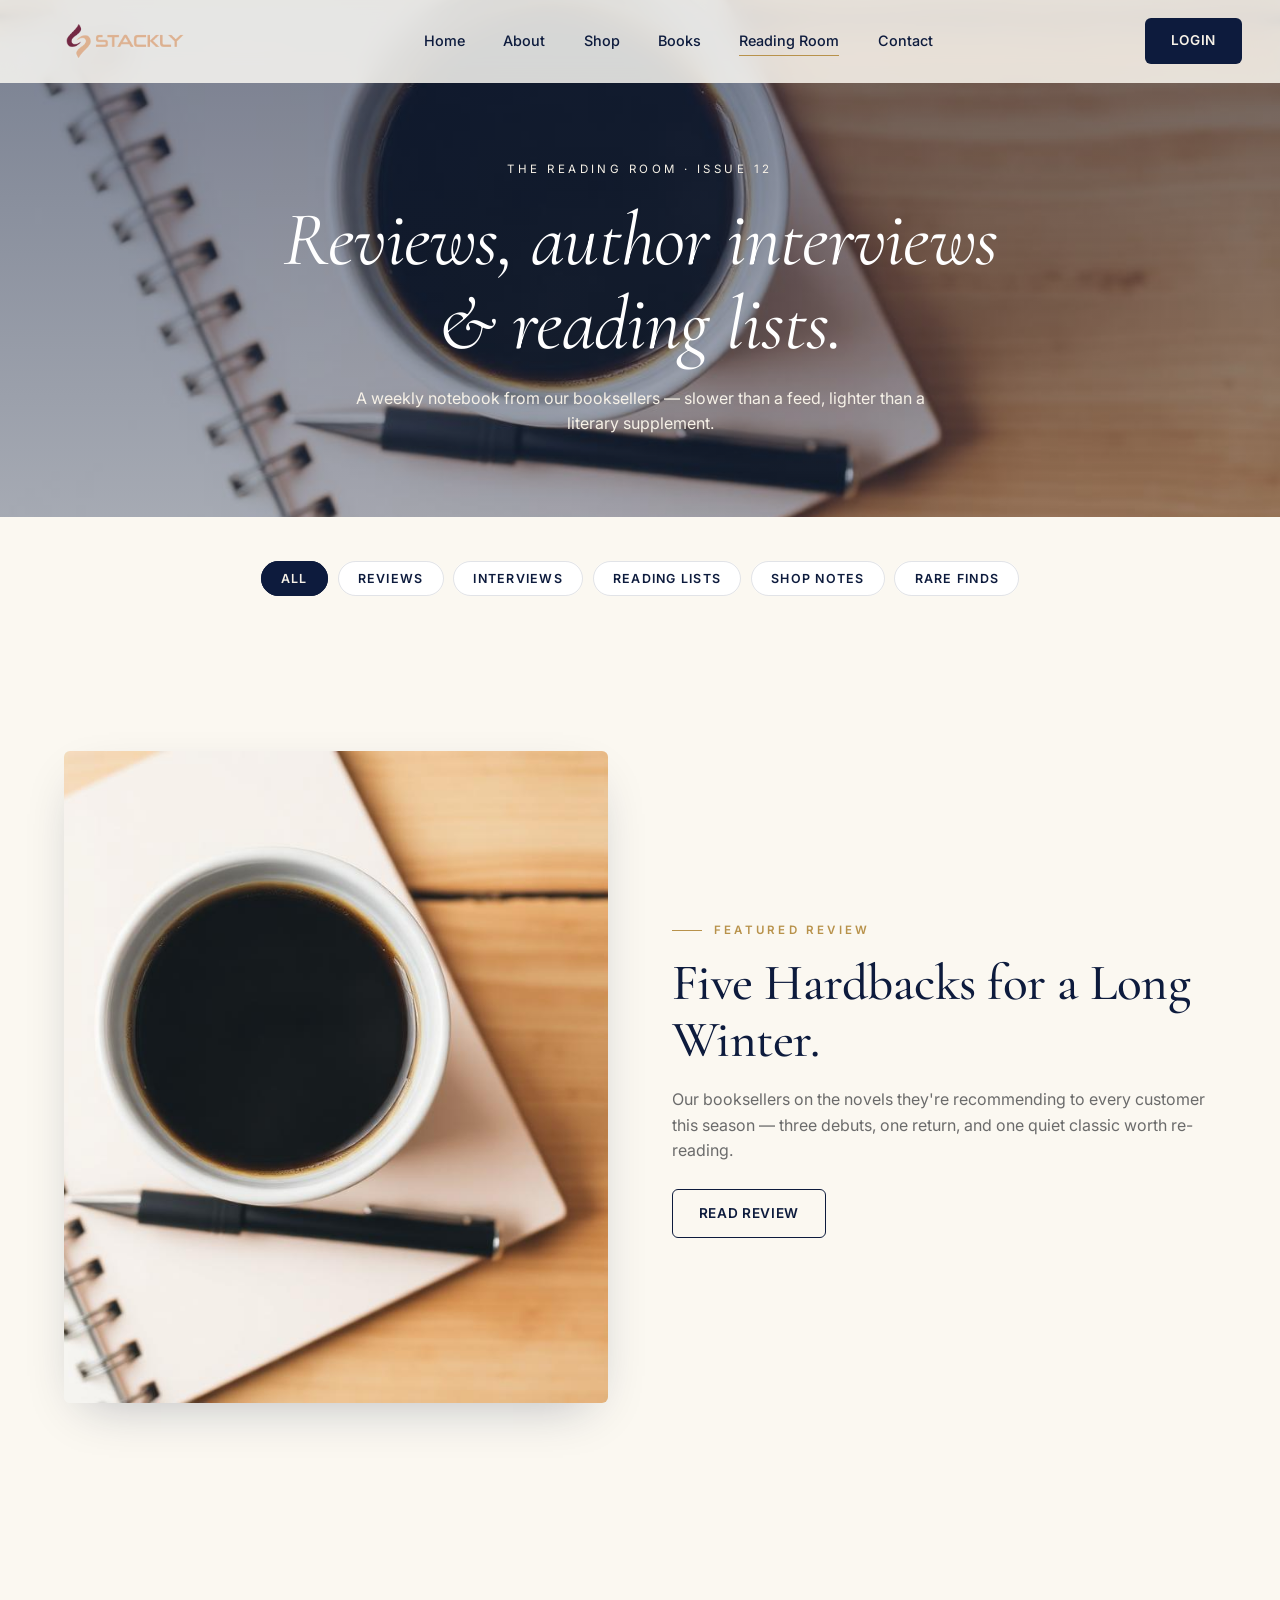
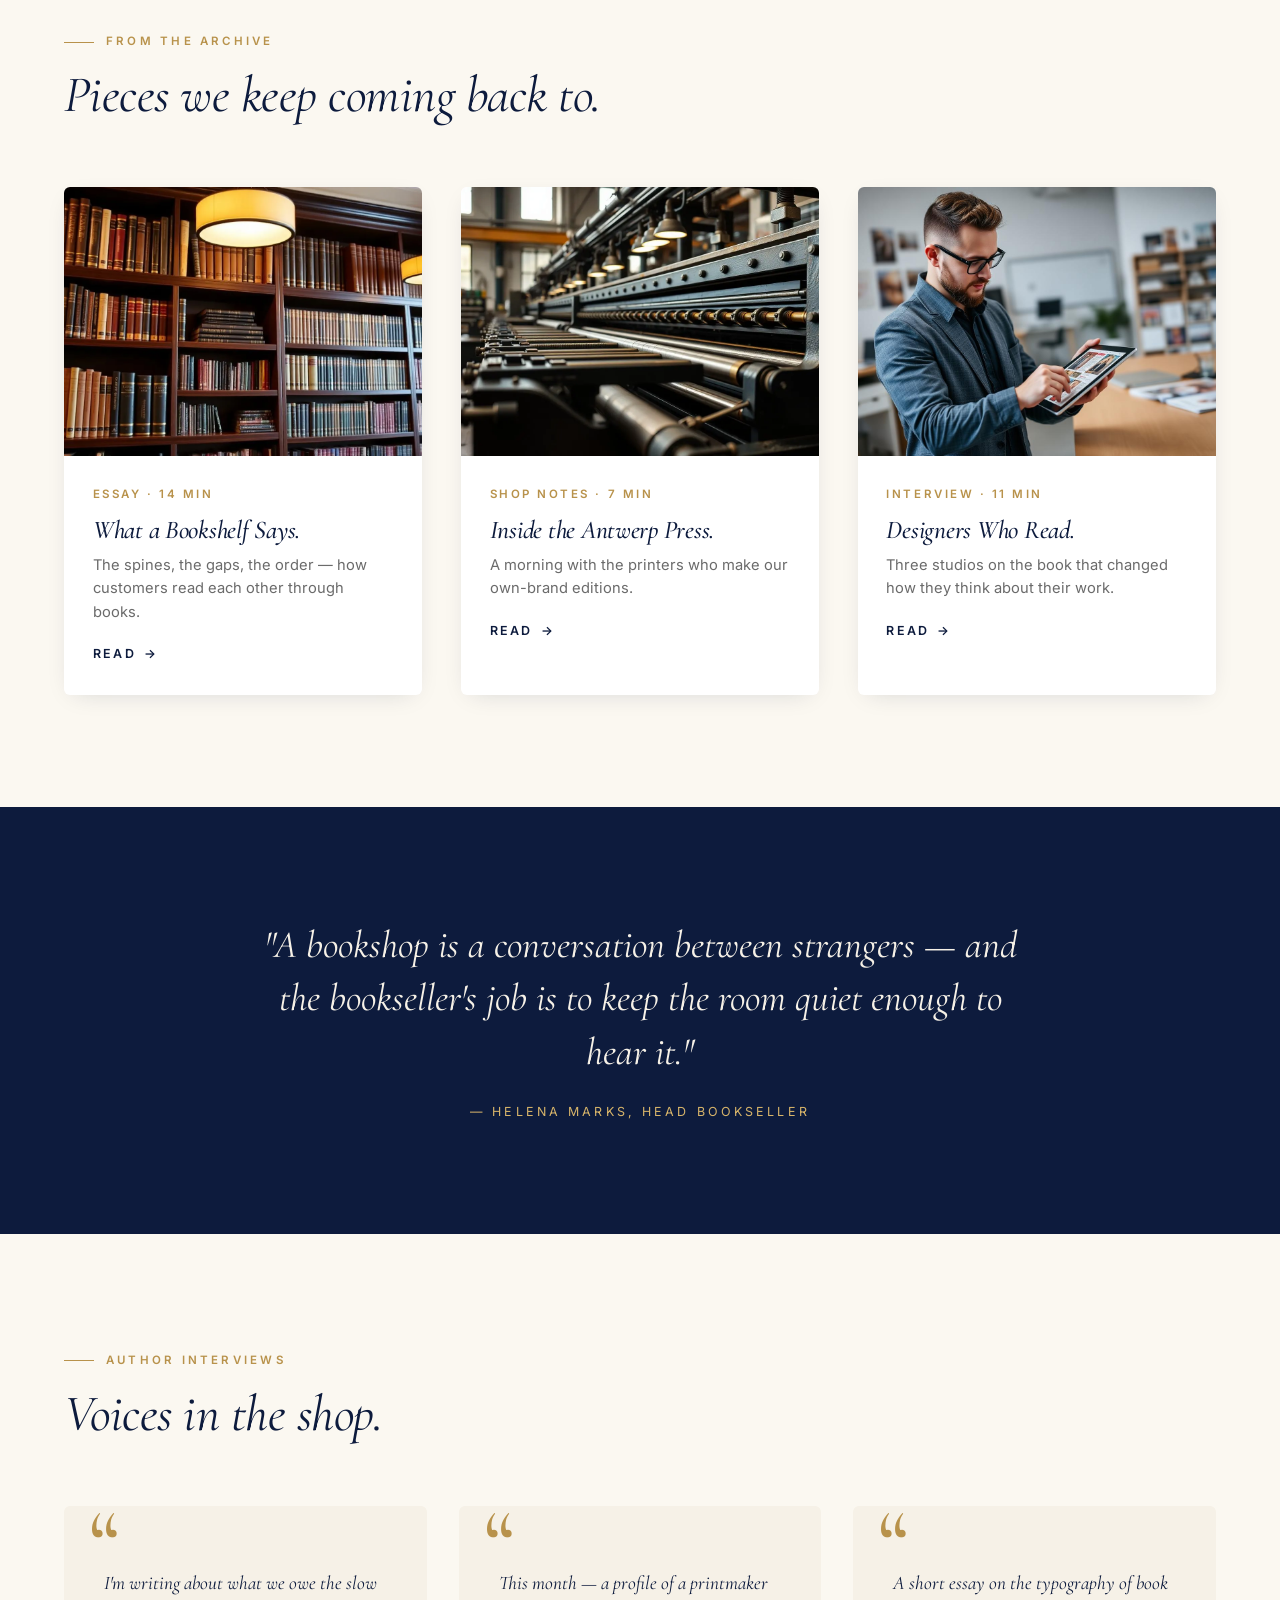
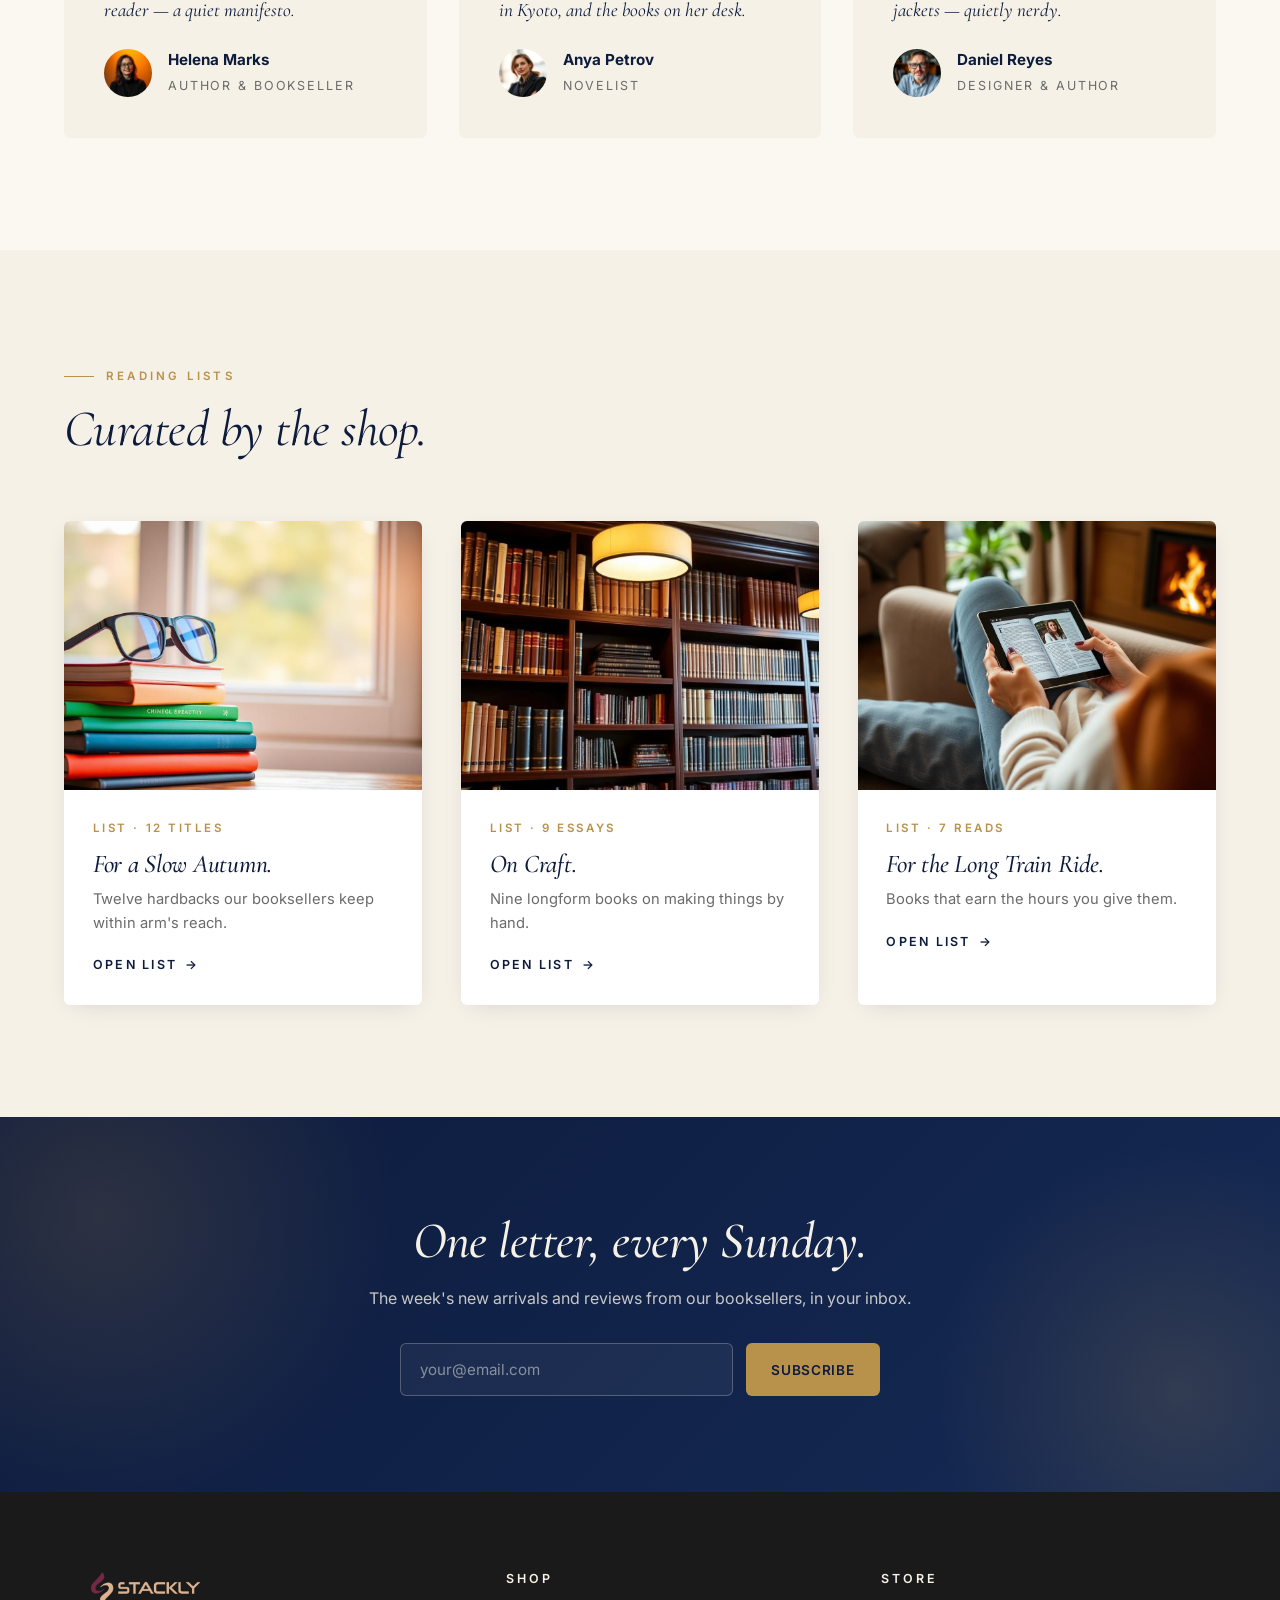
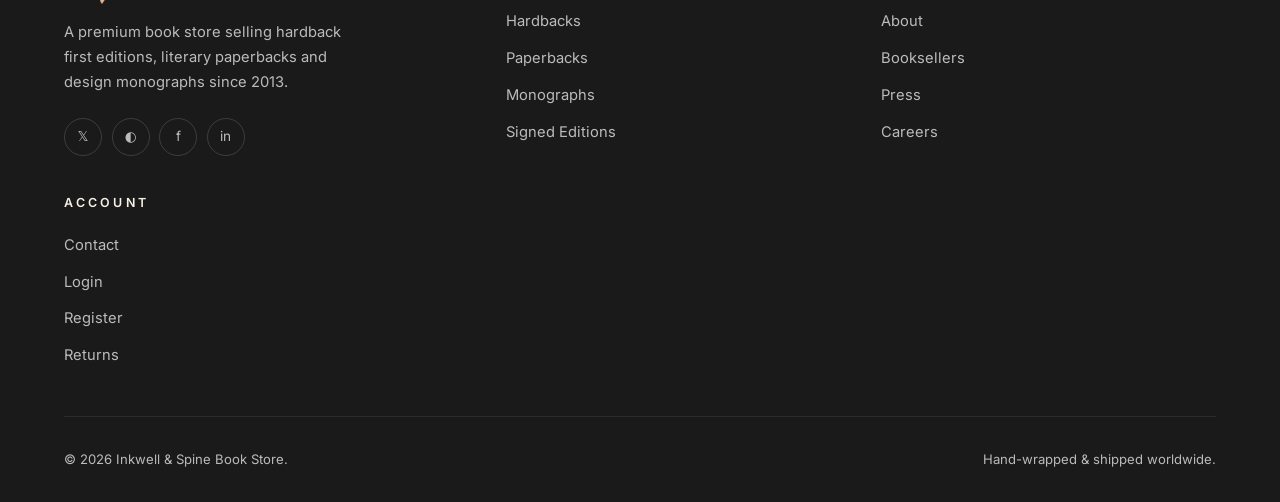
<file: blog.html>
<!DOCTYPE html>
<html lang="en">

<head>
  <meta charset="UTF-8" />
  <meta name="viewport" content="width=device-width,initial-scale=1" />
  <title>Reading Room — Inkwell &amp; Spine Book Store</title>
  <meta name="description"
    content="Reviews, author interviews and reading lists from the Inkwell & Spine booksellers." />
  <link
    href="https://fonts.googleapis.com/css2?family=Cormorant+Garamond:ital,wght@0,400;0,500;0,600;1,400;1,500&family=Inter:wght@400;500;600;700&display=swap"
    rel="stylesheet" />
  <link rel="stylesheet" href="./css/styles.css" />
</head>

<body>

  <header class="nav">
    <a href="./index.html" class="nav-logo"><img src="./images/logo-dark-company.webp" alt="Inkwell & Spine Logo"
        class="nav-logo-img" /></a>
    <nav>
      <ul class="nav-links">
        <li><a href="./index.html">Home</a></li>
        <li><a href="./about.html">About</a></li>
        <li><a href="./services.html">Shop</a></li>
        <li><a href="./books.html">Books</a></li>
        <li><a href="./blog.html" class="active">Reading Room</a></li>
        <li><a href="./contact.html">Contact</a></li>
      </ul>
    </nav>
    <div class="nav-cta"><a href="./login.html" class="btn btn-primary">Login</a><button
        class="hamburger"><span></span><span></span><span></span></button></div>
  </header>

  <section class="page-hero has-video">
    <video class="bg-video" autoplay muted loop playsinline preload="metadata" poster="./images/blog1.webp">
      <source src="https://assets.mixkit.co/videos/225/225-720.mp4" type="video/mp4" />
    </video>
    <div class="bg-video-overlay"></div>
    <div class="reveal">
      <div class="crumb">The Reading Room · Issue 12</div>
      <h1>Reviews, author interviews<br />&amp; reading lists.</h1>
      <p>A weekly notebook from our booksellers — slower than a feed, lighter than a literary supplement.</p>
    </div>
  </section>

  <section class="section" style="padding-top:3rem">
    <div class="section-inner">
      <div class="chips reveal">
        <a href="404.html"><span class="chip active">All</span></a>
        <a href="404.html"><span class="chip">Reviews</span></a>
        <a href="404.html"><span class="chip">Interviews</span></a>
        <a href="404.html"><span class="chip">Reading Lists</span></a>
          <a href="404.html"><span class="chip">Shop Notes</span></a>
          <a href="404.html"><span class="chip">Rare Finds</span></a>
      </div>
    </div>
  </section>

  <section class="section" style="padding-top:0">
    <div class="section-inner split reveal">
      <div class="split-img"><img src="./images/blog1.webp" alt="Featured book review" loading="lazy" /></div>
      <div>
        <span class="eyebrow">Featured Review</span>
        <h2>Five Hardbacks for a Long Winter.</h2>
        <p style="margin-top:1.2rem;color:var(--muted)">Our booksellers on the novels they're recommending to every
          customer this season — three debuts, one return, and one quiet classic worth re-reading.</p>
        <a href="404.html" class="btn btn-outline" style="margin-top:1.6rem">Read review</a>
      </div>
    </div>
  </section>

  <section class="section">
    <div class="section-inner">
      <div class="section-head reveal">
        <div><span class="eyebrow">From the archive</span>
          <h2>Pieces we keep coming back to.</h2>
        </div>
      </div>
      <div class="editorial-grid reveal-stagger">
        <article class="ed-card">
          <div class="ed-card-img"><img src="./images/library.webp" alt="" loading="lazy" /></div>
          <div class="ed-card-body">
            <div class="ed-meta">Essay · 14 min</div>
            <h3>What a Bookshelf Says.</h3>
            <p>The spines, the gaps, the order — how customers read each other through books.</p><a href="404.html"
              class="ed-readmore">Read</a>
          </div>
        </article>
        <article class="ed-card">
          <div class="ed-card-img"><img src="./images/print.webp" alt="" loading="lazy" /></div>
          <div class="ed-card-body">
            <div class="ed-meta">Shop Notes · 7 min</div>
            <h3>Inside the Antwerp Press.</h3>
            <p>A morning with the printers who make our own-brand editions.</p><a href="404.html" class="ed-readmore">Read</a>
          </div>
        </article>
        <article class="ed-card">
          <div class="ed-card-img"><img src="./images/design.webp" alt="" loading="lazy" /></div>
          <div class="ed-card-body">
            <div class="ed-meta">Interview · 11 min</div>
            <h3>Designers Who Read.</h3>
            <p>Three studios on the book that changed how they think about their work.</p><a href="404.html"
              class="ed-readmore">Read</a>
          </div>
        </article>
      </div>
    </div>
  </section>

  <section class="section" style="background:var(--navy);color:var(--ivory);text-align:center">
    <div class="section-inner reveal" style="max-width:780px;margin:0 auto">
      <p
        style="font-family:var(--serif);font-style:italic;font-size:clamp(1.5rem,3vw,2.4rem);line-height:1.4;color:var(--ivory)">
        "A bookshop is a conversation between strangers — and the bookseller's job is to keep the room quiet enough to
        hear it."</p>
      <p style="margin-top:1.4rem;font-size:.78rem;letter-spacing:.25em;text-transform:uppercase;color:var(--gold-2)">—
        Helena Marks, Head Bookseller</p>
    </div>
  </section>

  <section class="section">
    <div class="section-inner">
      <div class="section-head reveal">
        <div><span class="eyebrow">Author interviews</span>
          <h2>Voices in the shop.</h2>
        </div>
      </div>
      <div class="test-grid reveal-stagger">
        <div class="testimonial">
          <p>I'm writing about what we owe the slow reader — a quiet manifesto.</p>
          <div class="test-author"><img src="./images/author1.webp" alt="" />
            <div><strong>Helena Marks</strong><span>Author &amp; Bookseller</span></div>
          </div>
        </div>
        <div class="testimonial">
          <p>This month — a profile of a printmaker in Kyoto, and the books on her desk.</p>
          <div class="test-author"><img src="./images/author2.webp" alt="" />
            <div><strong>Anya Petrov</strong><span>Novelist</span></div>
          </div>
        </div>
        <div class="testimonial">
          <p>A short essay on the typography of book jackets — quietly nerdy.</p>
          <div class="test-author"><img src="./images/author3.webp" alt="" />
            <div><strong>Daniel Reyes</strong><span>Designer &amp; Author</span></div>
          </div>
        </div>
      </div>
    </div>
  </section>

  <section class="section" style="background:var(--ivory)">
    <div class="section-inner">
      <div class="section-head reveal">
        <div><span class="eyebrow">Reading lists</span>
          <h2>Curated by the shop.</h2>
        </div>
      </div>
      <div class="editorial-grid reveal-stagger">
        <article class="ed-card">
          <div class="ed-card-img"><img src="./images/blog3.webp" alt="" loading="lazy" /></div>
          <div class="ed-card-body">
            <div class="ed-meta">List · 12 titles</div>
            <h3>For a Slow Autumn.</h3>
            <p>Twelve hardbacks our booksellers keep within arm's reach.</p><a href="#" class="ed-readmore">Open
              list</a>
          </div>
        </article>
        <article class="ed-card">
          <div class="ed-card-img"><img src="./images/library.webp" alt="" loading="lazy" /></div>
          <div class="ed-card-body">
            <div class="ed-meta">List · 9 essays</div>
            <h3>On Craft.</h3>
            <p>Nine longform books on making things by hand.</p><a href="#" class="ed-readmore">Open list</a>
          </div>
        </article>
        <article class="ed-card">
          <div class="ed-card-img"><img src="./images/digital.webp" alt="" loading="lazy" /></div>
          <div class="ed-card-body">
            <div class="ed-meta">List · 7 reads</div>
            <h3>For the Long Train Ride.</h3>
            <p>Books that earn the hours you give them.</p><a href="#" class="ed-readmore">Open list</a>
          </div>
        </article>
      </div>
    </div>
  </section>

  <section class="newsletter">
    <div class="newsletter-inner reveal">
      <h2>One letter, every Sunday.</h2>
      <p>The week's new arrivals and reviews from our booksellers, in your inbox.</p>
      <form class="news-form" data-mock><input type="email" placeholder="your@email.com" required /><button
          type="submit" class="btn btn-gold">Subscribe</button></form>
    </div>
  </section>

  <footer class="footer">
    <div class="footer-grid">
      <div class="footer-brand">        <a href="index.html"><img src="./images/logo-dark-company.webp" alt="Inkwell & Spine" class="footer-logo" /></a>

        <p>A premium book store selling hardback first editions, literary paperbacks and design monographs since 2013.
        </p>
        <div class="social"><a href="404.html" data-social>𝕏</a><a href="404.html" data-social>◐</a><a href="404.html" data-social>f</a><a
            href="404.html" data-social>in</a></div>
      </div>
      <div>
        <h4>Shop</h4>
        <ul>
          <li><a href="404.html">Hardbacks</a></li>
          <li><a href="404.html">Paperbacks</a></li>
          <li><a href="404.html">Monographs</a></li>
          <li><a href="404.html">Signed Editions</a></li>
        </ul>
      </div>
      <div>
        <h4>Store</h4>
        <ul>
          <li><a href="about.html">About</a></li>
          <li><a href="404.html">Booksellers</a></li>
          <li><a href="404.html">Press</a></li>
          <li><a href="404.html">Careers</a></li>
        </ul>
      </div>
      <div>
        <h4>Account</h4>
        <ul>
          <li><a href="./contact.html">Contact</a></li>
          <li><a href="./login.html">Login</a></li>
          <li><a href="./register.html">Register</a></li>
          <li><a href="#">Returns</a></li>
        </ul>
      </div>
    </div>
    <div class="footer-bottom"><span>© 2026 Inkwell &amp; Spine Book Store.</span><span>Hand-wrapped &amp; shipped
        worldwide.</span></div>
  </footer>

  <script src="./js/main.js"></script>
</body>

</html>
</file>
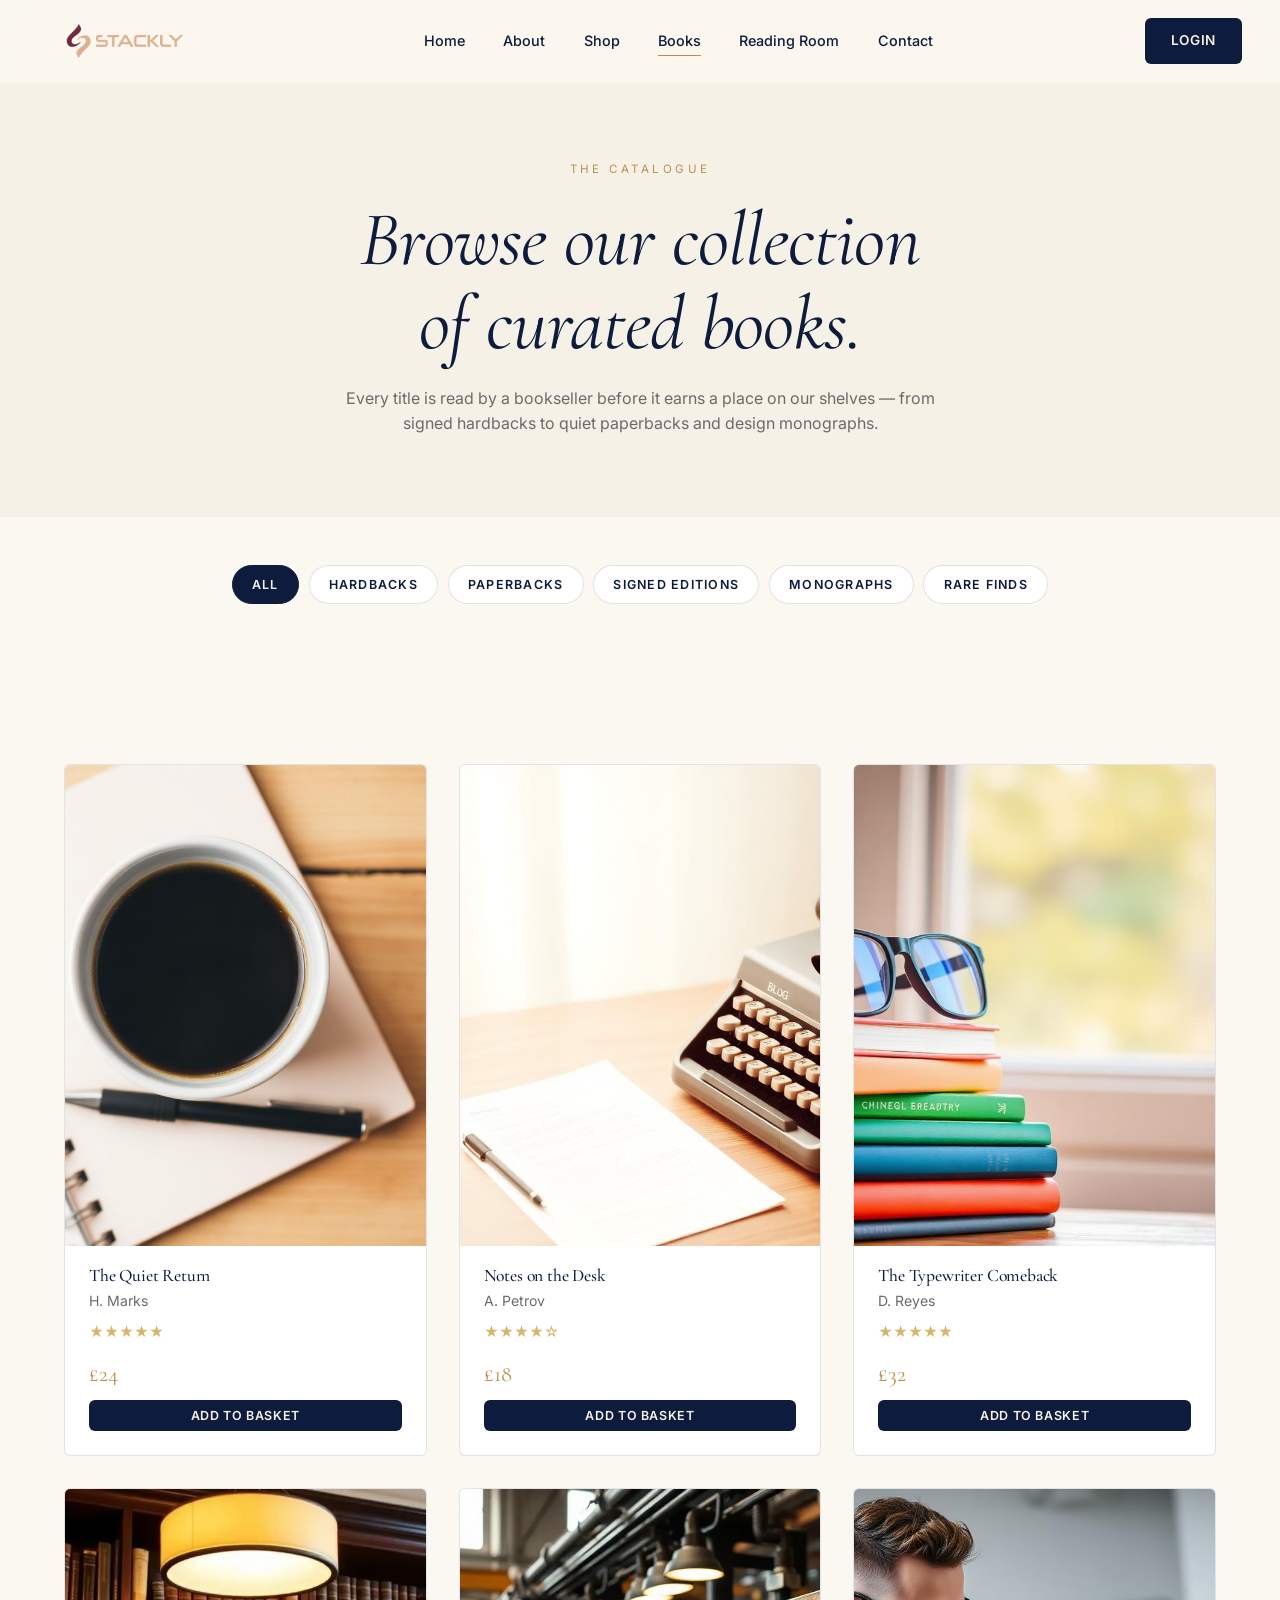
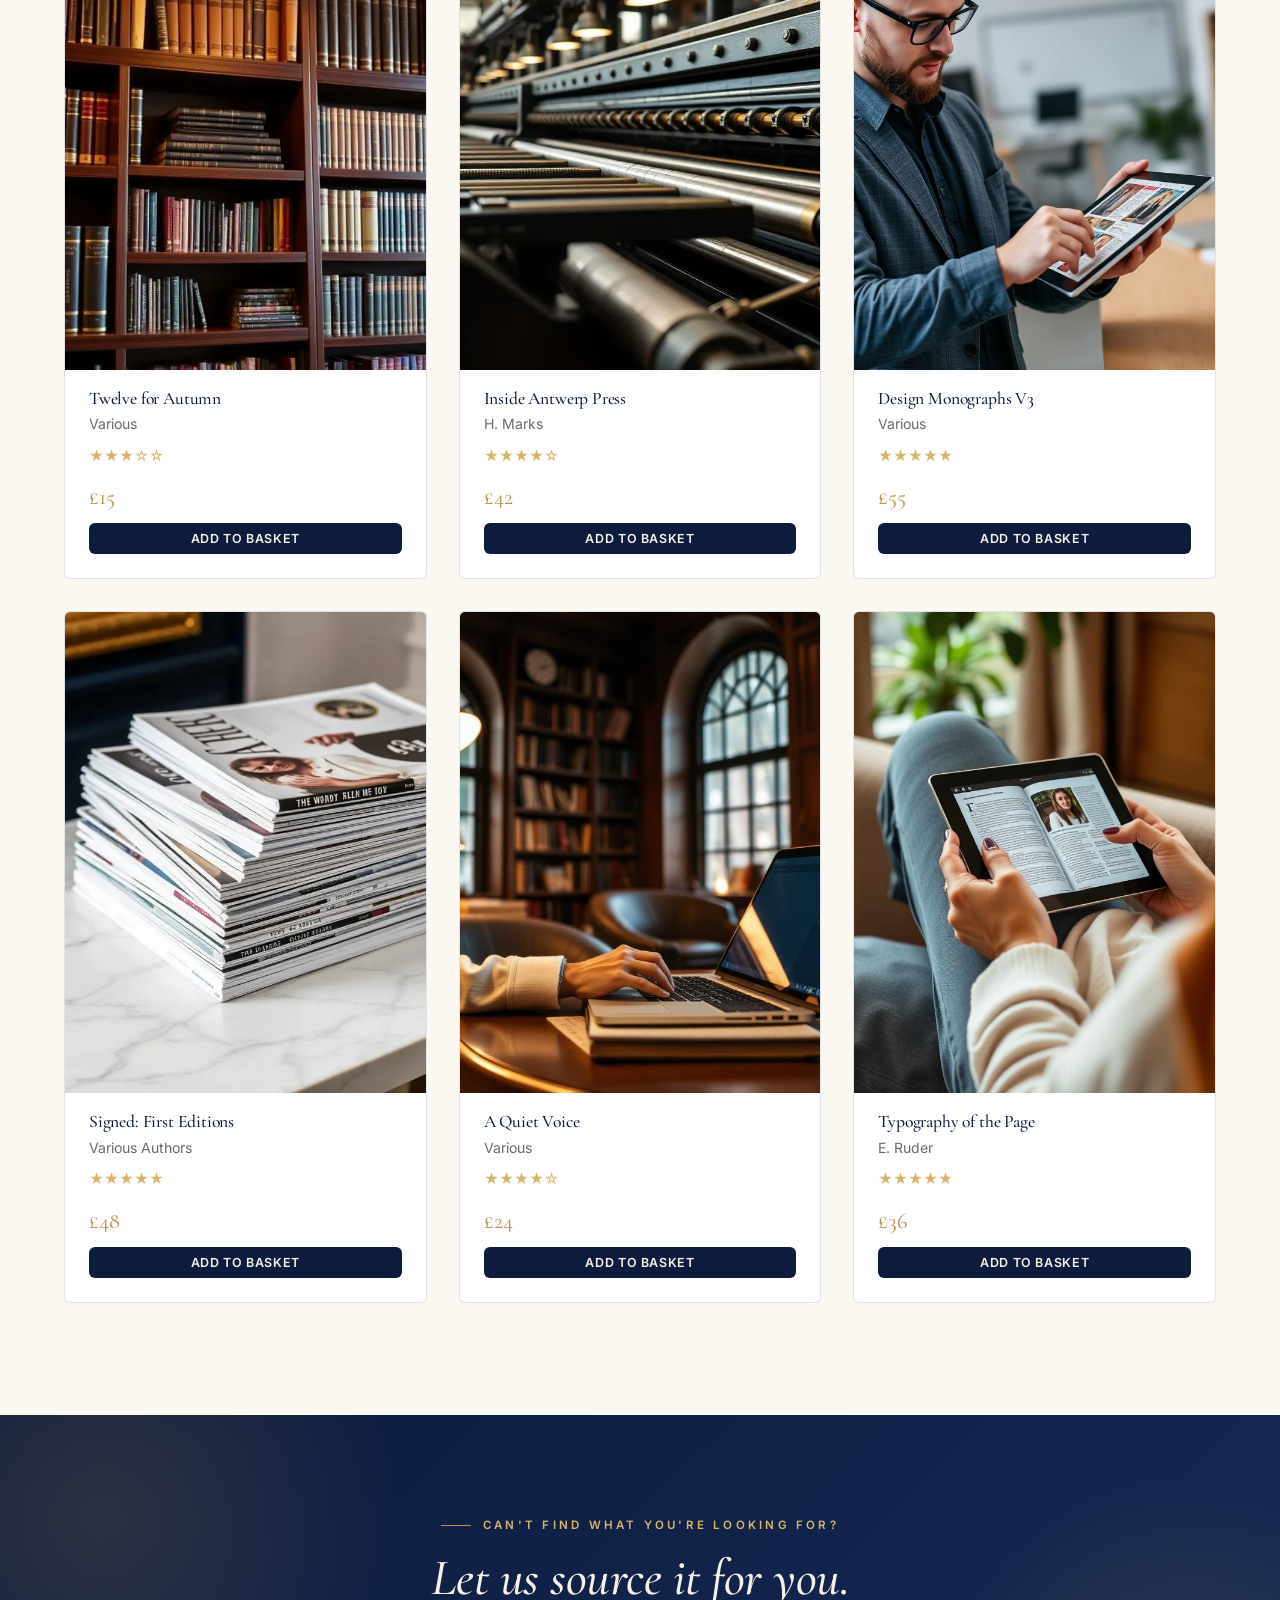
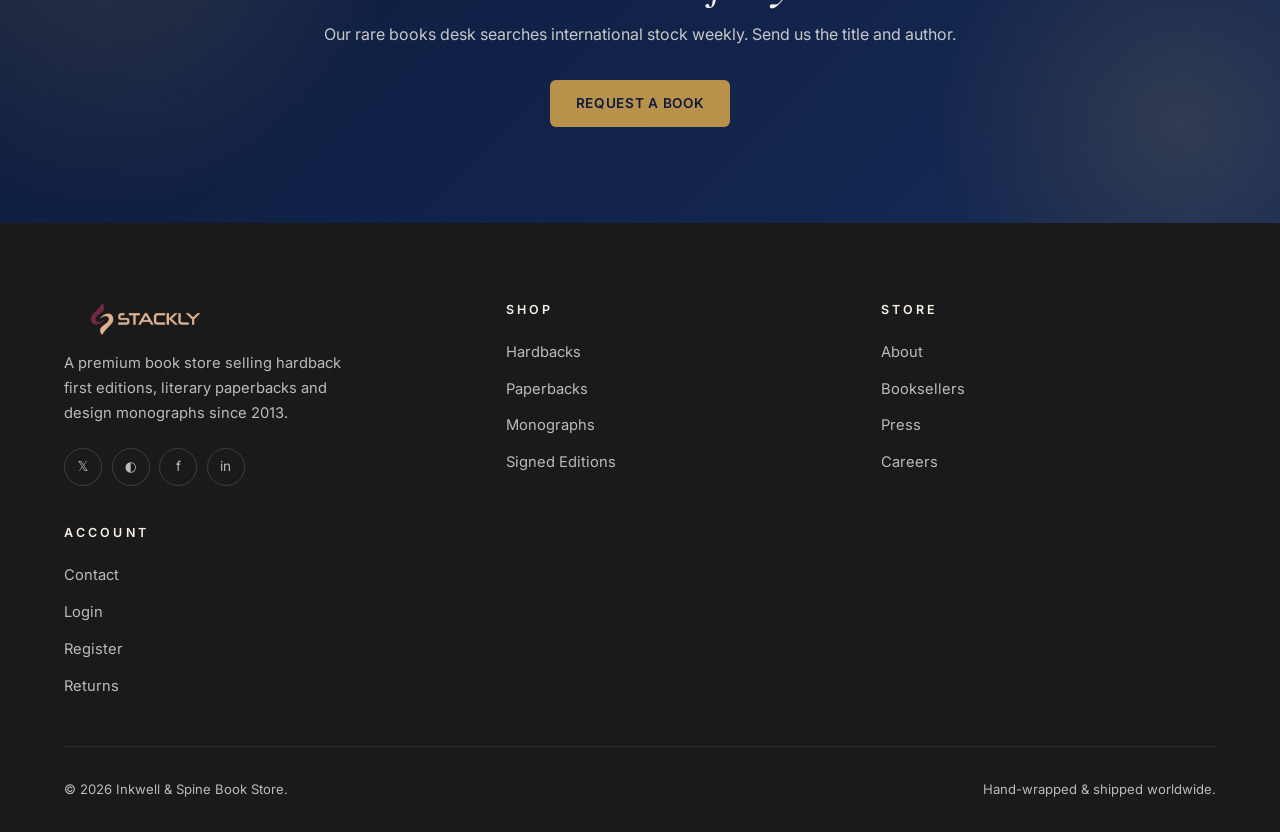
<file: books.html>
<!DOCTYPE html>
<html lang="en">

<head>
  <meta charset="UTF-8" />
  <meta name="viewport" content="width=device-width, initial-scale=1" />
  <title>Books — Inkwell &amp; Spine Book Store</title>
  <meta name="description"
    content="Browse our curated collection of hardback first editions, literary paperbacks and design monographs." />
  <link rel="preconnect" href="https://fonts.googleapis.com" />
  <link rel="preconnect" href="https://fonts.gstatic.com" crossorigin />
  <link
    href="https://fonts.googleapis.com/css2?family=Cormorant+Garamond:ital,wght@0,400;0,500;0,600;1,400;1,500&family=Inter:wght@400;500;600;700&display=swap"
    rel="stylesheet" />
  <link rel="stylesheet" href="./css/styles.css" />
</head>

<body>

  <header class="nav">
    <a href="./index.html" class="nav-logo"><img src="./images/logo-dark-company.webp" alt="Inkwell &amp; Spine Logo"
        class="nav-logo-img" /></a>
    <nav>
      <ul class="nav-links">
        <li><a href="./index.html">Home</a></li>
        <li><a href="./about.html">About</a></li>
        <li><a href="./services.html">Shop</a></li>
        <li><a href="./books.html" class="active">Books</a></li>
        <li><a href="./blog.html">Reading Room</a></li>
        <li><a href="./contact.html">Contact</a></li>
      </ul>
    </nav>
    <div class="nav-cta">
      <a href="./login.html" class="btn btn-primary">Login</a>
      <button class="hamburger" aria-label="Toggle menu"><span></span><span></span><span></span></button>
    </div>
  </header>

  <section class="page-hero">
    <div class="reveal">
      <div class="crumb">The Catalogue</div>
      <h1>Browse our collection<br />of curated books.</h1>
      <p>Every title is read by a bookseller before it earns a place on our shelves — from signed hardbacks to quiet
        paperbacks and design monographs.</p>
    </div>
  </section>

  <section class="section" style="padding-top:3rem">
    <div class="section-inner">
      <div class="chips reveal" id="book-filters">
        <span class="chip active" data-filter="all">All</span>
        <span class="chip" data-filter="hardback">Hardbacks</span>
        <span class="chip" data-filter="paperback">Paperbacks</span>
        <span class="chip" data-filter="signed">Signed Editions</span>
        <span class="chip" data-filter="monograph">Monographs</span>
        <span class="chip" data-filter="rare">Rare Finds</span>
      </div>
    </div>
  </section>

  <section class="section" style="padding-top:0">
    <div class="section-inner">
      <div class="books-grid reveal-stagger" id="books-grid">
        <article class="book-card" data-category="hardback signed">
          <div class="book-card-img"><img src="./images/blog1.webp" alt="The Quiet Return of the Hardback"
              loading="lazy" /></div>
          <div class="book-card-body">
            <h3>The Quiet Return</h3>
            <div class="author">H. Marks</div>
            <div class="rating">★★★★★</div>
            <div class="price">£24</div>
            <button class="btn btn-primary btn-sm" style="width:100%;margin-top:0.5rem">Add to basket</button>
          </div>
        </article>
        <article class="book-card" data-category="paperback">
          <div class="book-card-img"><img src="./images/blog2.webp" alt="Notes on the Editing Desk" loading="lazy" />
          </div>
          <div class="book-card-body">
            <h3>Notes on the Desk</h3>
            <div class="author">A. Petrov</div>
            <div class="rating">★★★★☆</div>
            <div class="price">£18</div>
            <button class="btn btn-primary btn-sm" style="width:100%;margin-top:0.5rem">Add to basket</button>
          </div>
        </article>
        <article class="book-card" data-category="hardback signed rare">
          <div class="book-card-img"><img src="./images/blog3.webp" alt="The Typewriter Comeback" loading="lazy" />
          </div>
          <div class="book-card-body">
            <h3>The Typewriter Comeback</h3>
            <div class="author">D. Reyes</div>
            <div class="rating">★★★★★</div>
            <div class="price">£32</div>
            <button class="btn btn-primary btn-sm" style="width:100%;margin-top:0.5rem">Add to basket</button>
          </div>
        </article>
        <article class="book-card" data-category="paperback">
          <div class="book-card-img"><img src="./images/library.webp" alt="Twelve Books for a Slow Autumn"
              loading="lazy" /></div>
          <div class="book-card-body">
            <h3>Twelve for Autumn</h3>
            <div class="author">Various</div>
            <div class="rating">★★★☆☆</div>
            <div class="price">£15</div>
            <button class="btn btn-primary btn-sm" style="width:100%;margin-top:0.5rem">Add to basket</button>
          </div>
        </article>
        <article class="book-card" data-category="hardback signed">
          <div class="book-card-img"><img src="./images/print.webp" alt="Inside the Antwerp Press" loading="lazy" />
          </div>
          <div class="book-card-body">
            <h3>Inside Antwerp Press</h3>
            <div class="author">H. Marks</div>
            <div class="rating">★★★★☆</div>
            <div class="price">£42</div>
            <button class="btn btn-primary btn-sm" style="width:100%;margin-top:0.5rem">Add to basket</button>
          </div>
        </article>
        <article class="book-card" data-category="monograph">
          <div class="book-card-img"><img src="./images/design.webp" alt="Design Monographs Vol. 3" loading="lazy" />
          </div>
          <div class="book-card-body">
            <h3>Design Monographs V3</h3>
            <div class="author">Various</div>
            <div class="rating">★★★★★</div>
            <div class="price">£55</div>
            <button class="btn btn-primary btn-sm" style="width:100%;margin-top:0.5rem">Add to basket</button>
          </div>
        </article>
        <article class="book-card" data-category="signed rare">
          <div class="book-card-img"><img src="./images/magazines.webp" alt="Signed First Edition Collection"
              loading="lazy" /></div>
          <div class="book-card-body">
            <h3>Signed: First Editions</h3>
            <div class="author">Various Authors</div>
            <div class="rating">★★★★★</div>
            <div class="price">£48</div>
            <button class="btn btn-primary btn-sm" style="width:100%;margin-top:0.5rem">Add to basket</button>
          </div>
        </article>
        <article class="book-card" data-category="hardback">
          <div class="book-card-img"><img src="./images/writer.webp" alt="A Quiet Voice in Fiction" loading="lazy" />
          </div>
          <div class="book-card-body">
            <h3>A Quiet Voice</h3>
            <div class="author">Various</div>
            <div class="rating">★★★★☆</div>
            <div class="price">£24</div>
            <button class="btn btn-primary btn-sm" style="width:100%;margin-top:0.5rem">Add to basket</button>
          </div>
        </article>
        <article class="book-card" data-category="monograph">
          <div class="book-card-img"><img src="./images/digital.webp" alt="Typography of the Page" loading="lazy" />
          </div>
          <div class="book-card-body">
            <h3>Typography of the Page</h3>
            <div class="author">E. Ruder</div>
            <div class="rating">★★★★★</div>
            <div class="price">£36</div>
            <button class="btn btn-primary btn-sm" style="width:100%;margin-top:0.5rem">Add to basket</button>
          </div>
        </article>
      </div>
    </div>
  </section>

  <section class="newsletter">
    <div class="newsletter-inner reveal">
      <span class="eyebrow" style="color:var(--gold-2)">Can't find what you're looking for?</span>
      <h2>Let us source it for you.</h2>
      <p>Our rare books desk searches international stock weekly. Send us the title and author.</p>
      <a href="./contact.html" class="btn btn-gold">Request a book</a>
    </div>
  </section>

  <footer class="footer">
    <div class="footer-grid">
      <div class="footer-brand">
        <a href="index.html"><img src="./images/logo-dark-company.webp" alt="Inkwell & Spine" class="footer-logo" /></a>
        <p>A premium book store selling hardback first editions, literary paperbacks and design monographs since 2013.
        </p>
        <div class="social"><a href="404.html" data-social aria-label="Social media link">𝕏</a><a href="404.html" data-social
            aria-label="Social media link">◐</a><a href="404.html" data-social aria-label="Social media link">f</a><a href="404.html"
            data-social aria-label="Social media link">in</a></div>
      </div>
      <div>
        <h4>Shop</h4>
        <ul>
          <li><a href="404.html">Hardbacks</a></li>
          <li><a href="404.html">Paperbacks</a></li>
          <li><a href="404.html">Monographs</a></li>
          <li><a href="404.html">Signed Editions</a></li>
        </ul>
      </div>
      <div>
        <h4>Store</h4>
        <ul>
          <li><a href="about.html">About</a></li>
          <li><a href="404.html">Booksellers</a></li>
          <li><a href="404.html">Press</a></li>
          <li><a href="404.html">Careers</a></li>
        </ul>
      </div>
      <div>
        <h4>Account</h4>
        <ul>
          <li><a href="./contact.html">Contact</a></li>
          <li><a href="./login.html">Login</a></li>
          <li><a href="./register.html">Register</a></li>
          <li><a href="#">Returns</a></li>
        </ul>
      </div>
    </div>
    <div class="footer-bottom"><span>© 2026 Inkwell &amp; Spine Book Store.</span><span>Hand-wrapped &amp; shipped
        worldwide.</span></div>
  </footer>

  <script src="./js/main.js"></script>
</body>

</html>
</file>
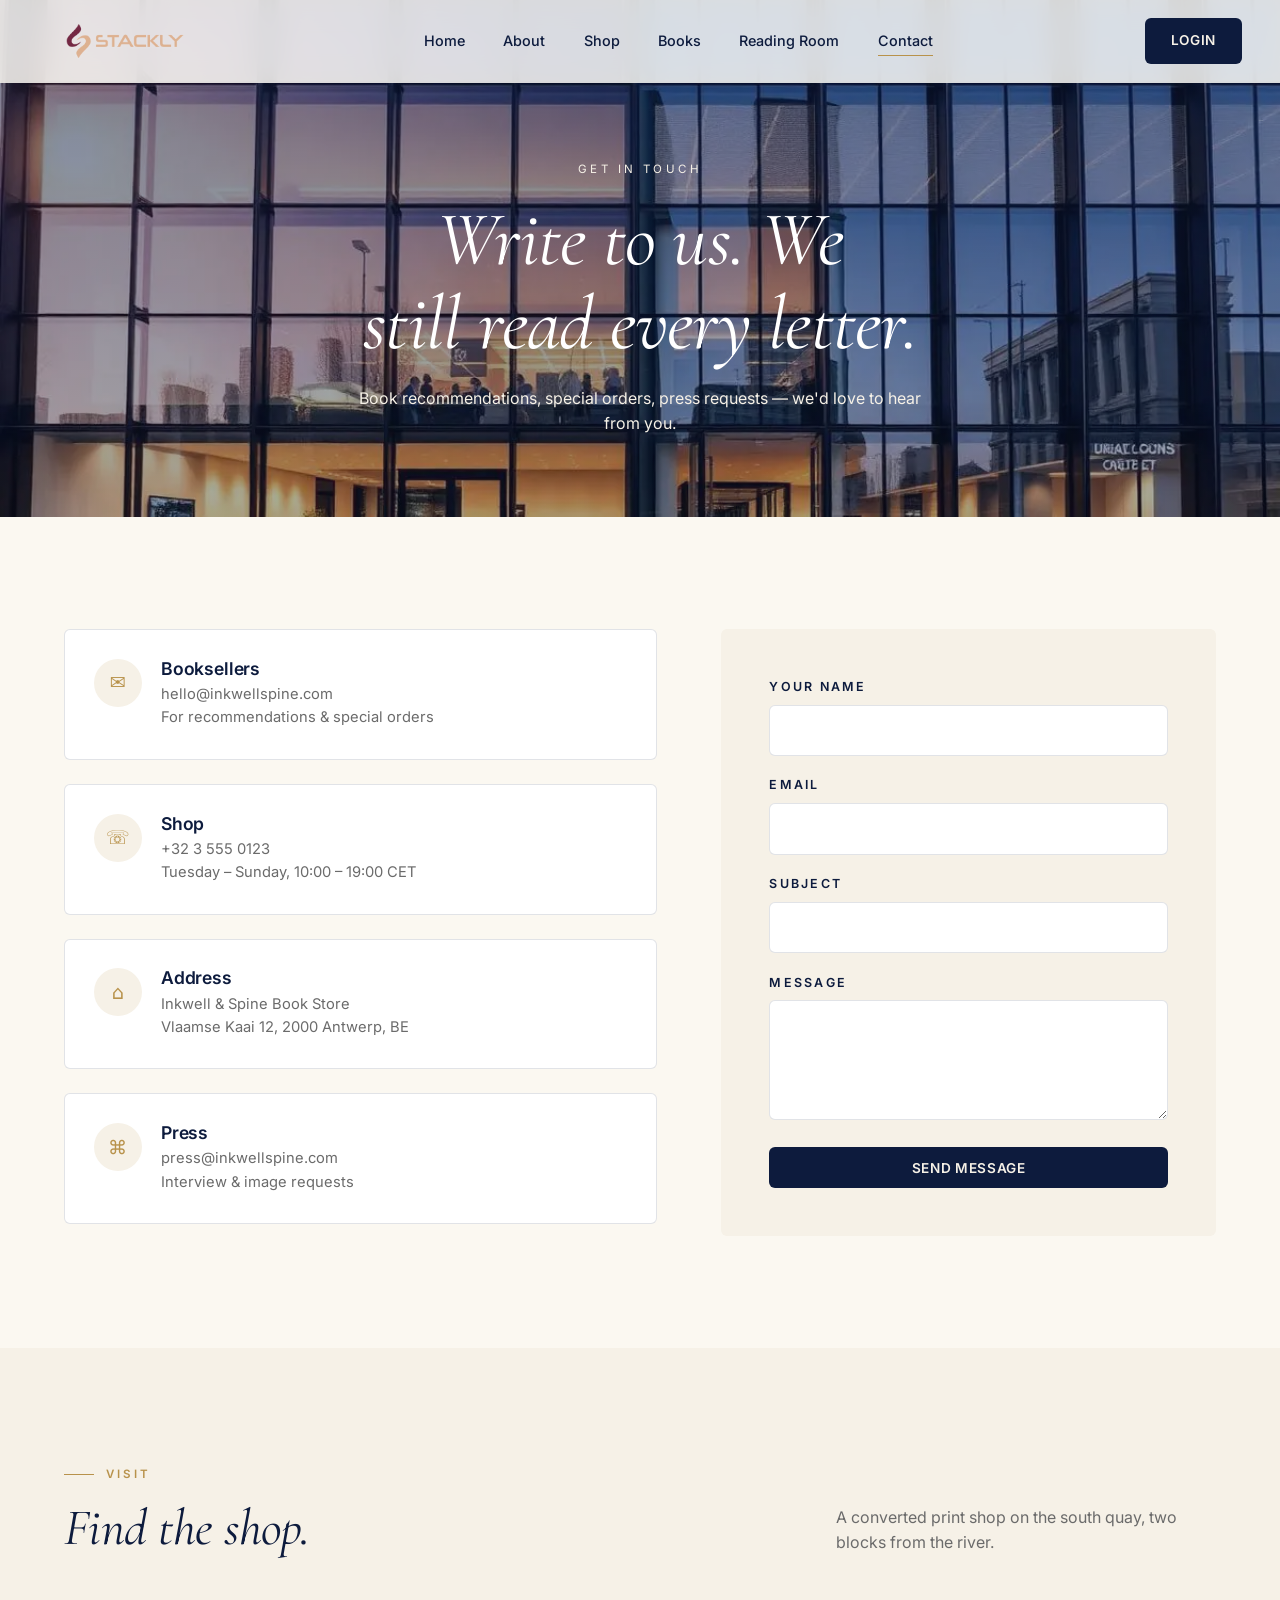
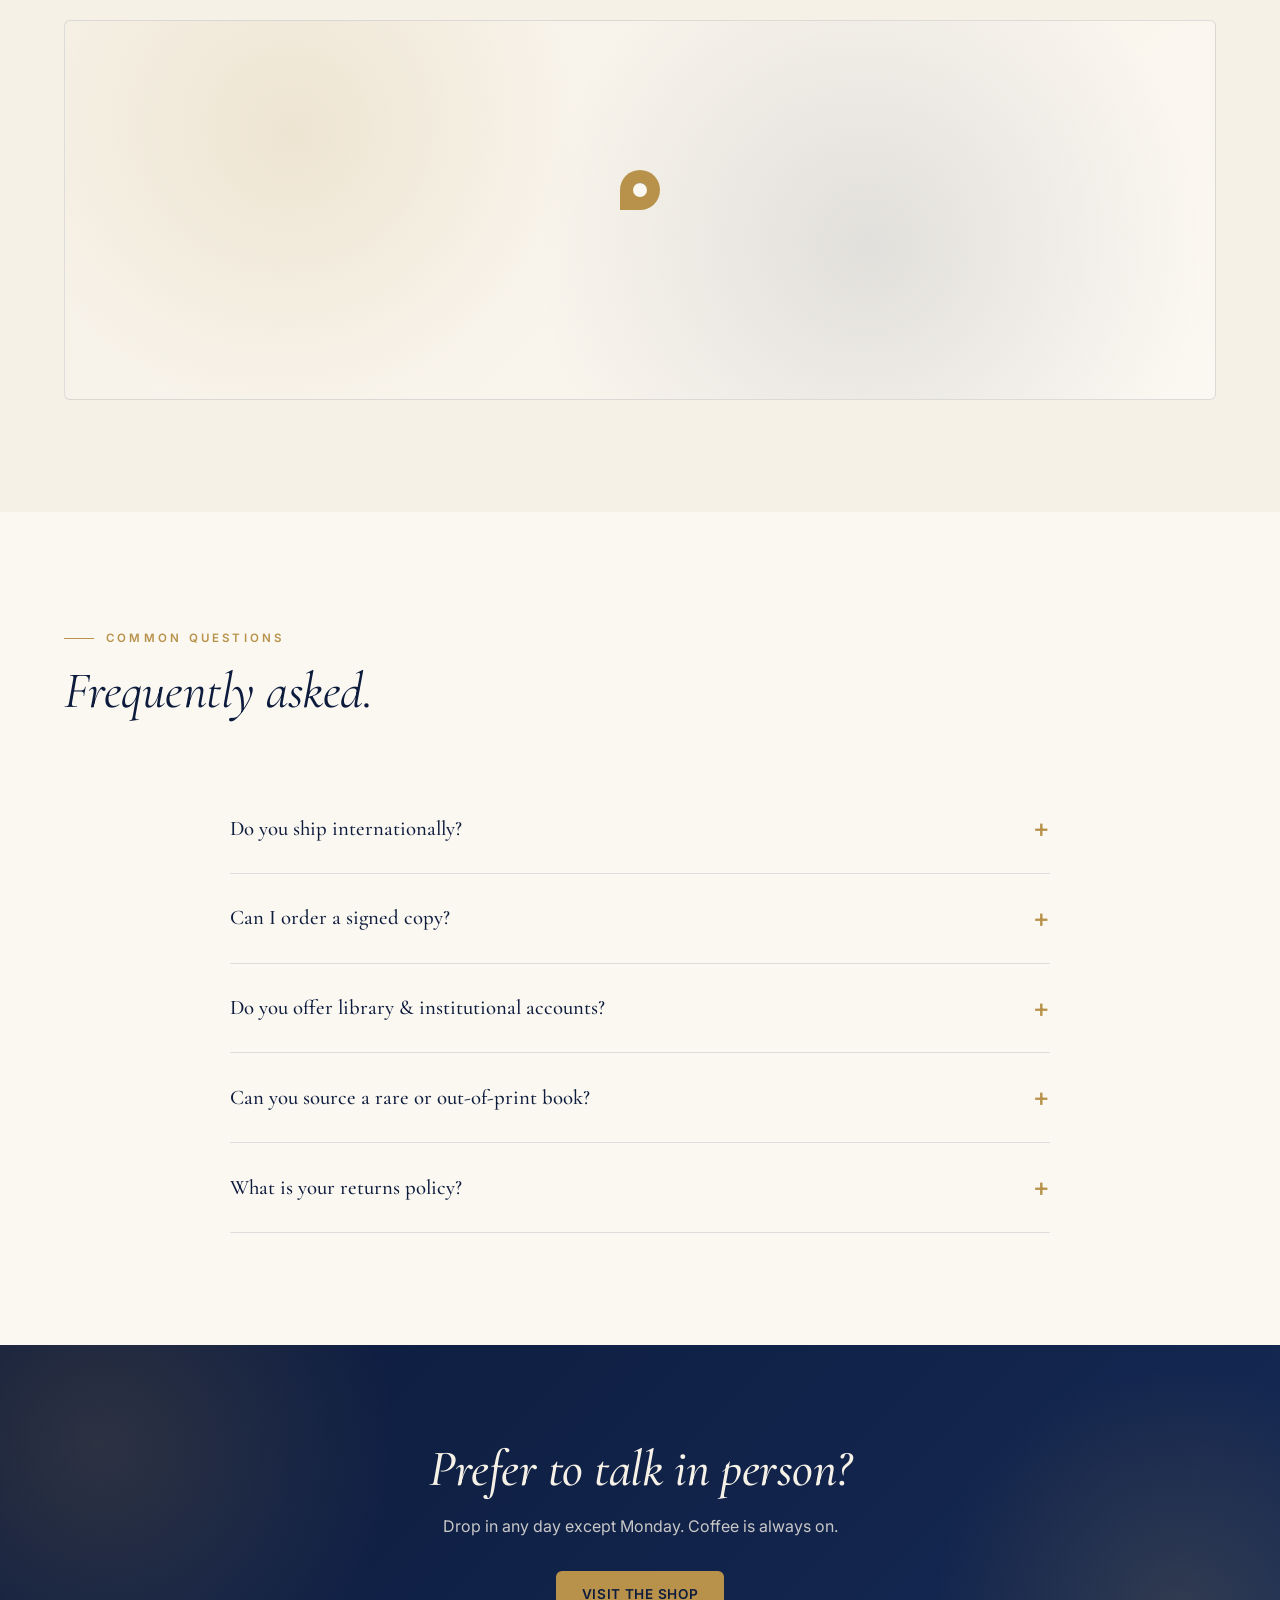
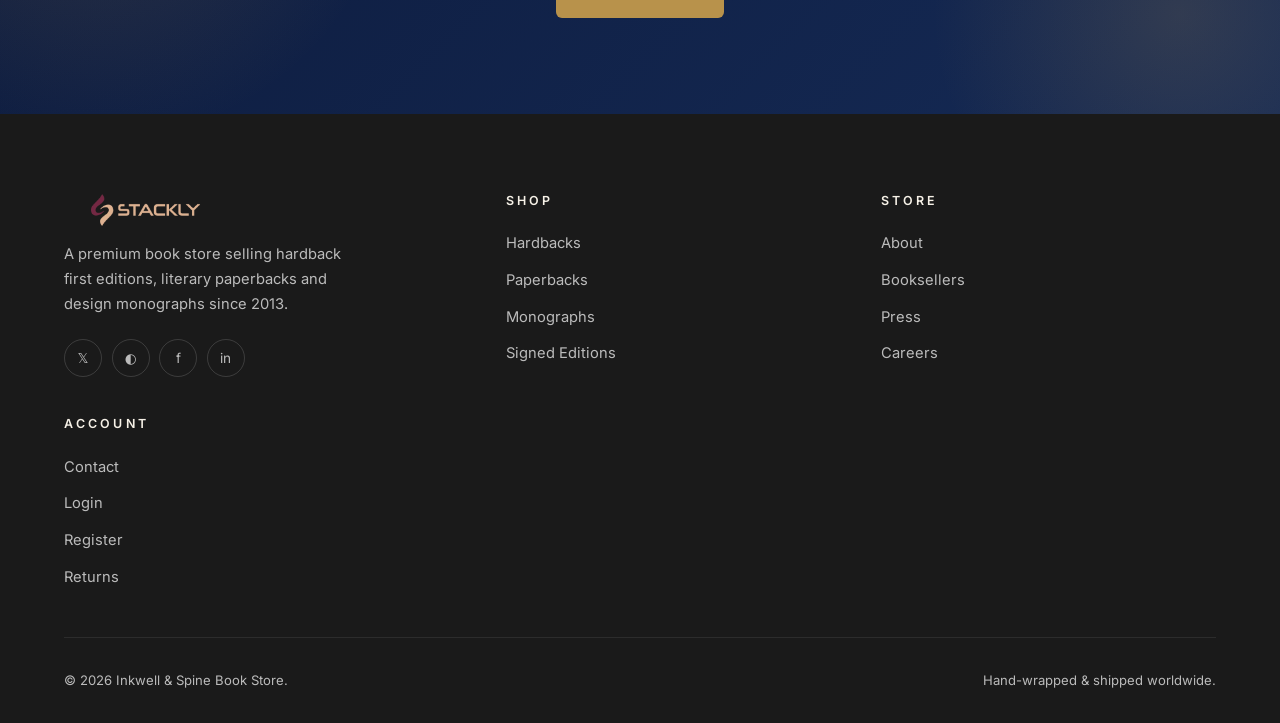
<file: contact.html>
<!DOCTYPE html>
<html lang="en">

<head>
  <meta charset="UTF-8" />
  <meta name="viewport" content="width=device-width,initial-scale=1" />
  <title>Contact — Inkwell &amp; Spine Book Store</title>
  <meta name="description" content="Write to the booksellers, visit the shop, or place a bulk order." />
  <link
    href="https://fonts.googleapis.com/css2?family=Cormorant+Garamond:ital,wght@0,400;0,500;0,600;1,400;1,500&family=Inter:wght@400;500;600;700&display=swap"
    rel="stylesheet" />
  <link rel="stylesheet" href="./css/styles.css" />
</head>

<body>

  <header class="nav">
    <a href="./index.html" class="nav-logo"><img src="./images/logo-dark-company.webp" alt="Inkwell & Spine Logo"
        class="nav-logo-img" /></a>
    <nav>
      <ul class="nav-links">
        <li><a href="./index.html">Home</a></li>
        <li><a href="./about.html">About</a></li>
        <li><a href="./services.html">Shop</a></li>
        <li><a href="./books.html">Books</a></li>
        <li><a href="./blog.html">Reading Room</a></li>
        <li><a href="./contact.html" class="active">Contact</a></li>
      </ul>
    </nav>
    <div class="nav-cta"><a href="./login.html" class="btn btn-primary">Login</a><button
        class="hamburger"><span></span><span></span><span></span></button></div>
  </header>

  <section class="page-hero has-video">
    <video class="bg-video" autoplay muted loop playsinline preload="metadata" poster="./images/office.webp">
      <source src="https://assets.mixkit.co/videos/41498/41498-720.mp4" type="video/mp4" />
    </video>
    <div class="bg-video-overlay"></div>
    <div class="reveal">
      <div class="crumb">Get in Touch</div>
      <h1>Write to us. We<br />still read every letter.</h1>
      <p>Book recommendations, special orders, press requests — we'd love to hear from you.</p>
    </div>
  </section>

  <section class="section">
    <div class="section-inner contact-grid">
      <div class="contact-info reveal">
        <div class="contact-card">
          <div class="icon">✉</div>
          <div>
            <h3>Booksellers</h3>
            <p>hello@inkwellspine.com<br />For recommendations &amp; special orders</p>
          </div>
        </div>
        <div class="contact-card">
          <div class="icon">☏</div>
          <div>
            <h3>Shop</h3>
            <p>+32 3 555 0123<br />Tuesday – Sunday, 10:00 – 19:00 CET</p>
          </div>
        </div>
        <div class="contact-card">
          <div class="icon">⌂</div>
          <div>
            <h3>Address</h3>
            <p>Inkwell &amp; Spine Book Store<br />Vlaamse Kaai 12, 2000 Antwerp, BE</p>
          </div>
        </div>
        <div class="contact-card">
          <div class="icon">⌘</div>
          <div>
            <h3>Press</h3>
            <p>press@inkwellspine.com<br />Interview &amp; image requests</p>
          </div>
        </div>
      </div>
      <form class="contact-form reveal" id="contact-page-form">
        <div class="field"><label>Your name</label><input type="text" required /><span class="error-text"></span></div>
        <div class="field"><label>Email</label><input type="email" required /><span class="error-text"></span></div>
        <div class="field"><label>Subject</label><input type="text" required /><span class="error-text"></span></div>
        <div class="field"><label>Message</label><textarea required></textarea><span class="error-text"></span></div>
        <button type="submit" class="btn btn-primary" style="width:100%">Send message</button>
      </form>
    </div>
  </section>

  <section class="section" style="background:var(--ivory)">
    <div class="section-inner reveal">
      <div class="section-head">
        <div><span class="eyebrow">Visit</span>
          <h2>Find the shop.</h2>
        </div>
        <p>A converted print shop on the south quay, two blocks from the river.</p>
      </div>
      <div class="map">
        <div class="map-pin">●</div>
      </div>
    </div>
  </section>

  <section class="section">
    <div class="section-inner">
      <div class="section-head reveal">
        <div><span class="eyebrow">Common questions</span>
          <h2>Frequently asked.</h2>
        </div>
      </div>
      <div class="faq reveal-stagger">
        <div class="faq-item">
          <div class="faq-q">Do you ship internationally?</div>
          <div class="faq-a">Yes — tracked, insured delivery to every country we can reach. Most parcels arrive within
            2–7 working days.</div>
        </div>
        <div class="faq-item">
          <div class="faq-q">Can I order a signed copy?</div>
          <div class="faq-a">Signed editions are listed individually in the shop. If we have a signing scheduled for a
            title you want, write to us and we'll reserve a copy.</div>
        </div>
        <div class="faq-item">
          <div class="faq-q">Do you offer library &amp; institutional accounts?</div>
          <div class="faq-a">We do — universities, libraries and design studios. Write to hello@inkwellspine.com for an
            account application.</div>
        </div>
        <div class="faq-item">
          <div class="faq-q">Can you source a rare or out-of-print book?</div>
          <div class="faq-a">Often. Our rare books desk searches international stock weekly. Send the title, author and
            any edition details you have.</div>
        </div>
        <div class="faq-item">
          <div class="faq-q">What is your returns policy?</div>
          <div class="faq-a">Unread books can be returned within 30 days for a full refund. We cover return postage
            within the EU.</div>
        </div>
      </div>
    </div>
  </section>

  <section class="newsletter">
    <div class="newsletter-inner reveal">
      <h2>Prefer to talk in person?</h2>
      <p>Drop in any day except Monday. Coffee is always on.</p>
      <a href="404.html" class="btn btn-gold">Visit the shop</a>
    </div>
  </section>

  <footer class="footer">
    <div class="footer-grid">
      <div class="footer-brand">
        <a href="index.html"><img src="./images/logo-dark-company.webp" alt="Inkwell & Spine" class="footer-logo" /></a>
        <p>A premium book store selling hardback first editions, literary paperbacks and design monographs since 2013.
        </p>
        <div class="social"><a href="404.html" data-social>𝕏</a><a href="404.html" data-social>◐</a><a href="404.html" data-social>f</a><a
            href="404.html" data-social>in</a></div>
      </div>
      <div>
        <h4>Shop</h4>
        <ul>
          <li><a href="404.html">Hardbacks</a></li>
          <li><a href="404.html">Paperbacks</a></li>
          <li><a href="404.html">Monographs</a></li>
          <li><a href="404.html">Signed Editions</a></li>
        </ul>
      </div>
      <div>
        <h4>Store</h4>
        <ul>
          <li><a href="about.html">About</a></li>
          <li><a href="404.html">Booksellers</a></li>
          <li><a href="404.html">Press</a></li>
          <li><a href="404.html">Careers</a></li>
        </ul>
      </div>
      <div>
        <h4>Account</h4>
        <ul>
          <li><a href="./contact.html">Contact</a></li>
          <li><a href="./login.html">Login</a></li>
          <li><a href="./register.html">Register</a></li>
          <li><a href="#">Returns</a></li>
        </ul>
      </div>
    </div>
    <div class="footer-bottom"><span>© 2026 Inkwell &amp; Spine Book Store.</span><span>Hand-wrapped &amp; shipped
        worldwide.</span></div>
  </footer>

  <script src="./js/main.js"></script>
</body>

</html>
</file>
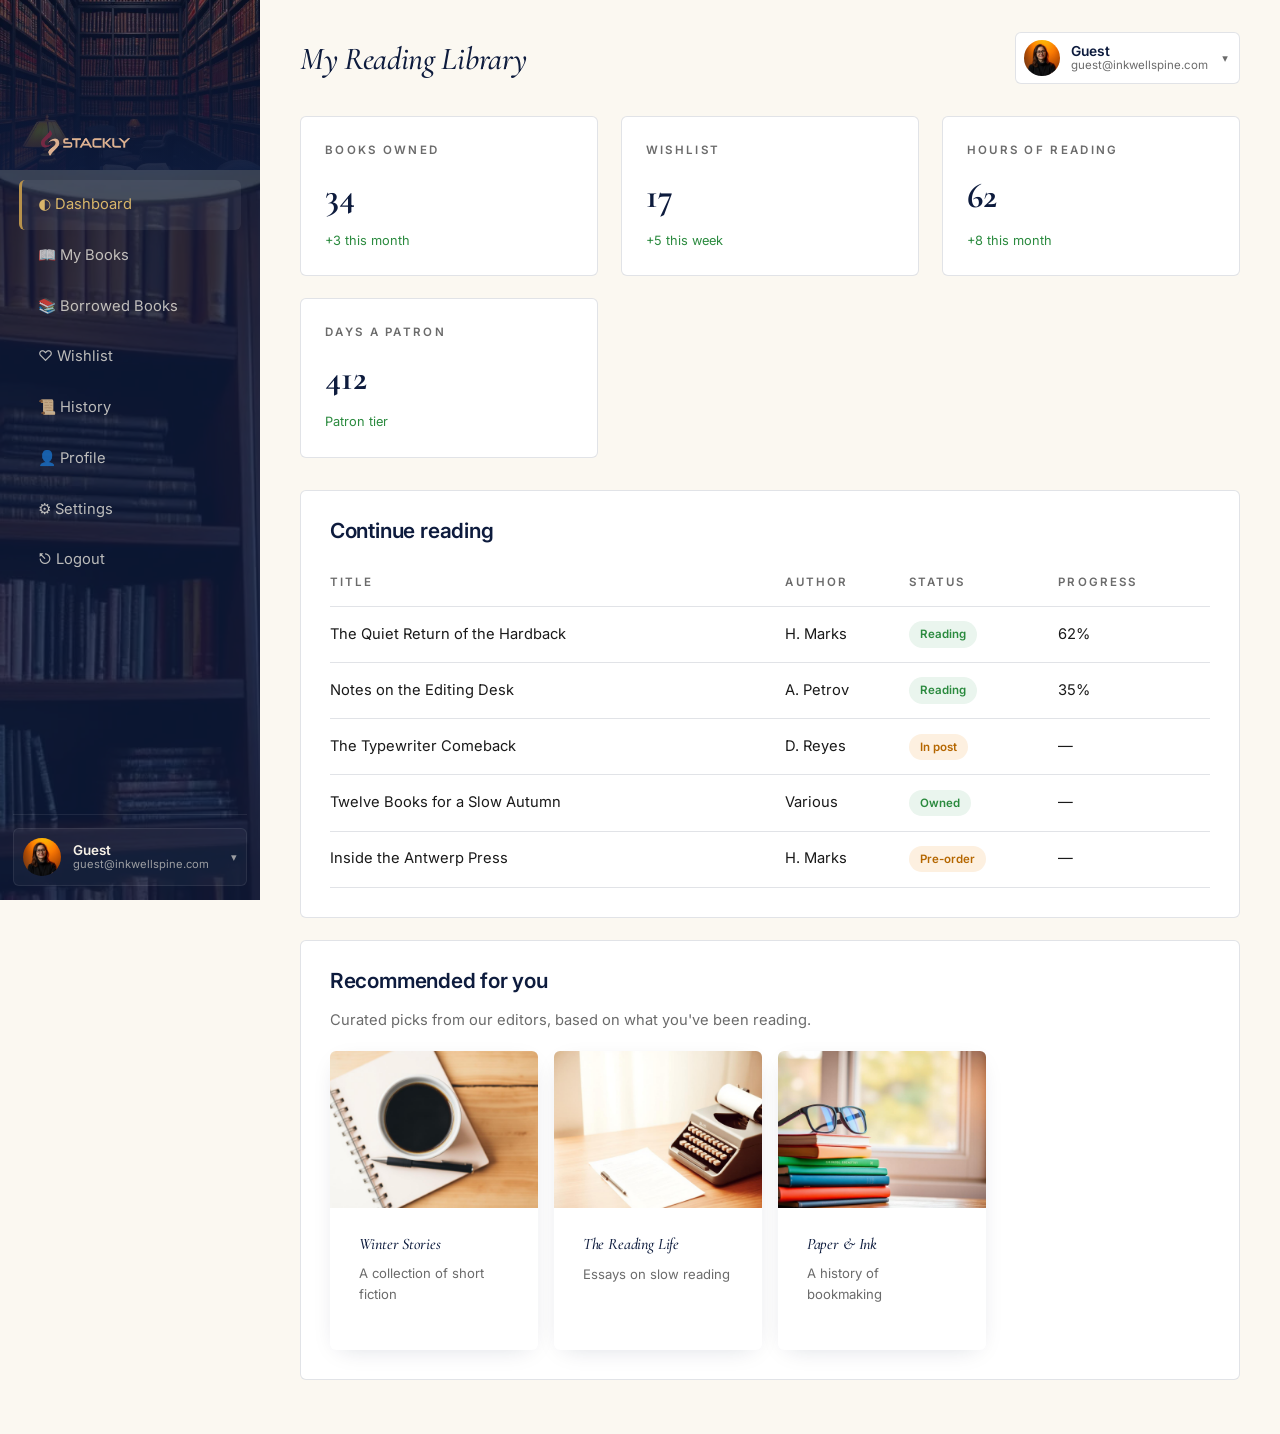
<file: dashboard.html>
<!DOCTYPE html>
<html lang="en">
<head>
<meta charset="UTF-8" />
<meta name="viewport" content="width=device-width, initial-scale=1" />
<title>Redirecting — Inkwell &amp; Spine</title>
<link href="https://fonts.googleapis.com/css2?family=Cormorant+Garamond:ital,wght@0,400;0,500;0,600;1,400;1,500&family=Inter:wght@400;500;600;700&display=swap" rel="stylesheet" />
<link rel="stylesheet" href="./css/styles.css" />
</head>
<body>
<section class="err">
  <div class="err-content" style="animation:fadeUp 0.8s var(--ease)">
    <a href="./index.html"><img src="./images/logo-dark.webp" alt="Inkwell &amp; Spine" style="height:32px;margin-bottom:2rem" /></a>
    <h2>Taking you to your dashboard...</h2>
    <p style="margin:1rem auto 2rem">Please wait while we redirect you.</p>
    <div class="err-dots"><i></i><i></i><i></i></div>
  </div>
</section>
<script>
  (function() {
    var role = localStorage.getItem('inkwell_role') || 'user';
    var target = role === 'admin' ? './admin.html' : './user.html';
    setTimeout(function() { window.location.href = target; }, 800);
  })();
</script>
</body>
</html>
</file>
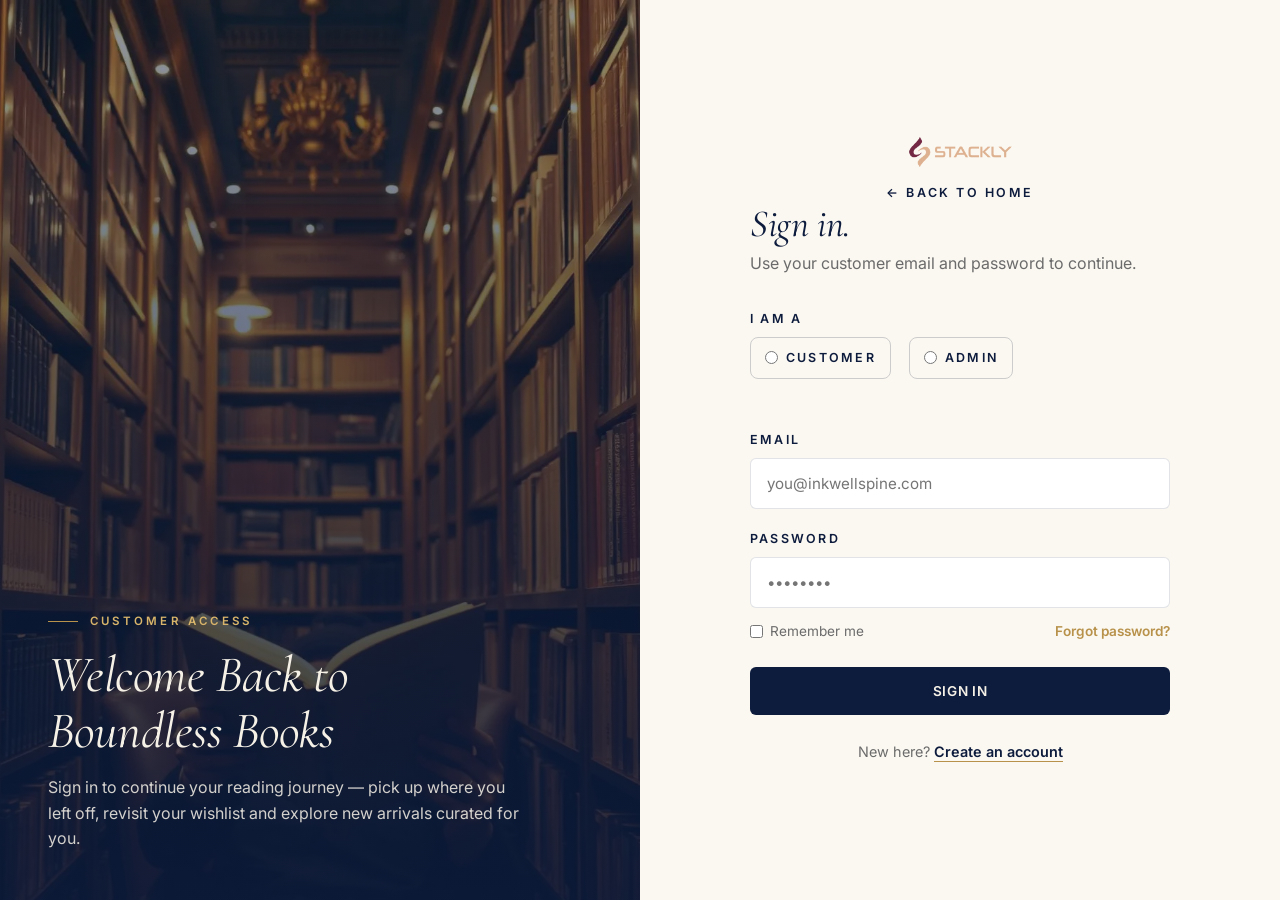
<file: login.html>
<!DOCTYPE html>
<html lang="en">
<head>
<meta charset="UTF-8" />
<meta name="viewport" content="width=device-width, initial-scale=1" />
<title>Login — Inkwell &amp; Spine</title>
<meta name="description" content="Sign in to your Inkwell &amp; Spine account." />
<link rel="preconnect" href="https://fonts.googleapis.com" />
<link rel="preconnect" href="https://fonts.gstatic.com" crossorigin />
<link href="https://fonts.googleapis.com/css2?family=Cormorant+Garamond:ital,wght@0,400;0,500;0,600;1,400;1,500&family=Inter:wght@400;500;600;700&display=swap" rel="stylesheet" />
<link rel="stylesheet" href="./css/styles.css" />
<style>
  /* ===== Role radio group ===== */

.role-select .radio-group {
  display: flex;
  gap: 18px;
  margin-top: 8px;
  flex-wrap: wrap;
}

.role-select .radio-group label {
  display: flex;
  align-items: center;
  gap: 8px;
  cursor: pointer;
  padding: 10px 14px;
  border: 1px solid #ccc;
  border-radius: 8px;
  transition: all .3s ease;
}

.role-select .radio-group input[type="radio"] {
  margin: 0;
  cursor: pointer;
}

/* Success state */
/* .role-select.success .radio-group label {
  border-color: #2ecc71;
} */

/* Error state */
.role-select.has-error .radio-group label {
  border-color: #e74c3c;
}

/* Error text */
.role-select .error-text {
  display: block;
  margin-top: 6px;
  font-size: 0.85rem;
  color: #e74c3c;
  min-height: 18px;
}

/* Optional hover effect */
.role-select .radio-group label:hover {
  border-color: #666;
}

/* Highlight selected option */
.role-select input[type="radio"]:checked + span {
  font-weight: 600;
}
</style>
</head>
<body>
<main class="auth-shell">
  <aside class="auth-art auth-art--image" style="background-image:url('./images/login-hero.webp')" role="complementary" aria-label="Welcome panel">
    <div class="auth-art-content">
      <span class="eyebrow" style="color:var(--gold-2)">Customer Access</span>
      <h2>Welcome Back to Boundless Books</h2>
      <p>Sign in to continue your reading journey — pick up where you left off, revisit your wishlist and explore new arrivals curated for you.</p>
    </div>
  </aside>
  <section class="auth-main">
    <div class="auth-top">
      <div class="auth-top-left">
        <a href="./index.html" class="auth-logo"><img class="nav-logo" src="./images/logo-dark-company.webp" alt="Inkwell &amp; Spine" /></a>
        <a href="./index.html" class="back-home">← Back to Home</a>
      </div>
    </div>
    <form id="login-form" class="auth-form" novalidate>
      <h1>Sign in.</h1>
      <p class="sub">Use your customer email and password to continue.</p>

      <!-- <div class="field role-select">
        <label for="login-role">I am a</label>
        <select id="login-role" name="role" required>
          <option value="">Select your role</option>
          <option value="user">Customer — Reader</option>
          <option value="admin">Admin — Bookstore Team</option>
        </select>
        <span class="error-text"></span>
      </div> -->

      <div class="field role-select">
  <label>I am a</label>

  <div class="radio-group">

    <label>
      <input type="radio" name="role" value="user">
      <span>Customer</span>
    </label>

    <label>
      <input type="radio" name="role" value="admin">
      <span>Admin</span>
    </label>

  </div>

  <span class="error-text"></span>
</div>

      

      <div class="field">
        <label for="login-email">Email</label>
        <input type="email" id="login-email" name="email" placeholder="you@inkwellspine.com" required />
        <span class="error-text"></span>
      </div>

      <div class="field">
        <label for="login-password">Password</label>
        <input type="password" id="login-password" name="password" placeholder="••••••••" required minlength="6" />
        <span class="error-text"></span>
      </div>

      <div class="field-row">
        <label class="remember">
          <input type="checkbox" /> <span>Remember me</span>
        </label>
        <a href="#" onclick="window.location.href='404.html'">Forgot password?</a>
      </div>

      <button type="submit" class="btn btn-primary">Sign in</button>
      <p class="auth-foot">New here? <a href="./register.html">Create an account</a></p>
    </form>
  </section>
</main>
<script src="./js/auth.js"></script>
</body>
</html>
</file>
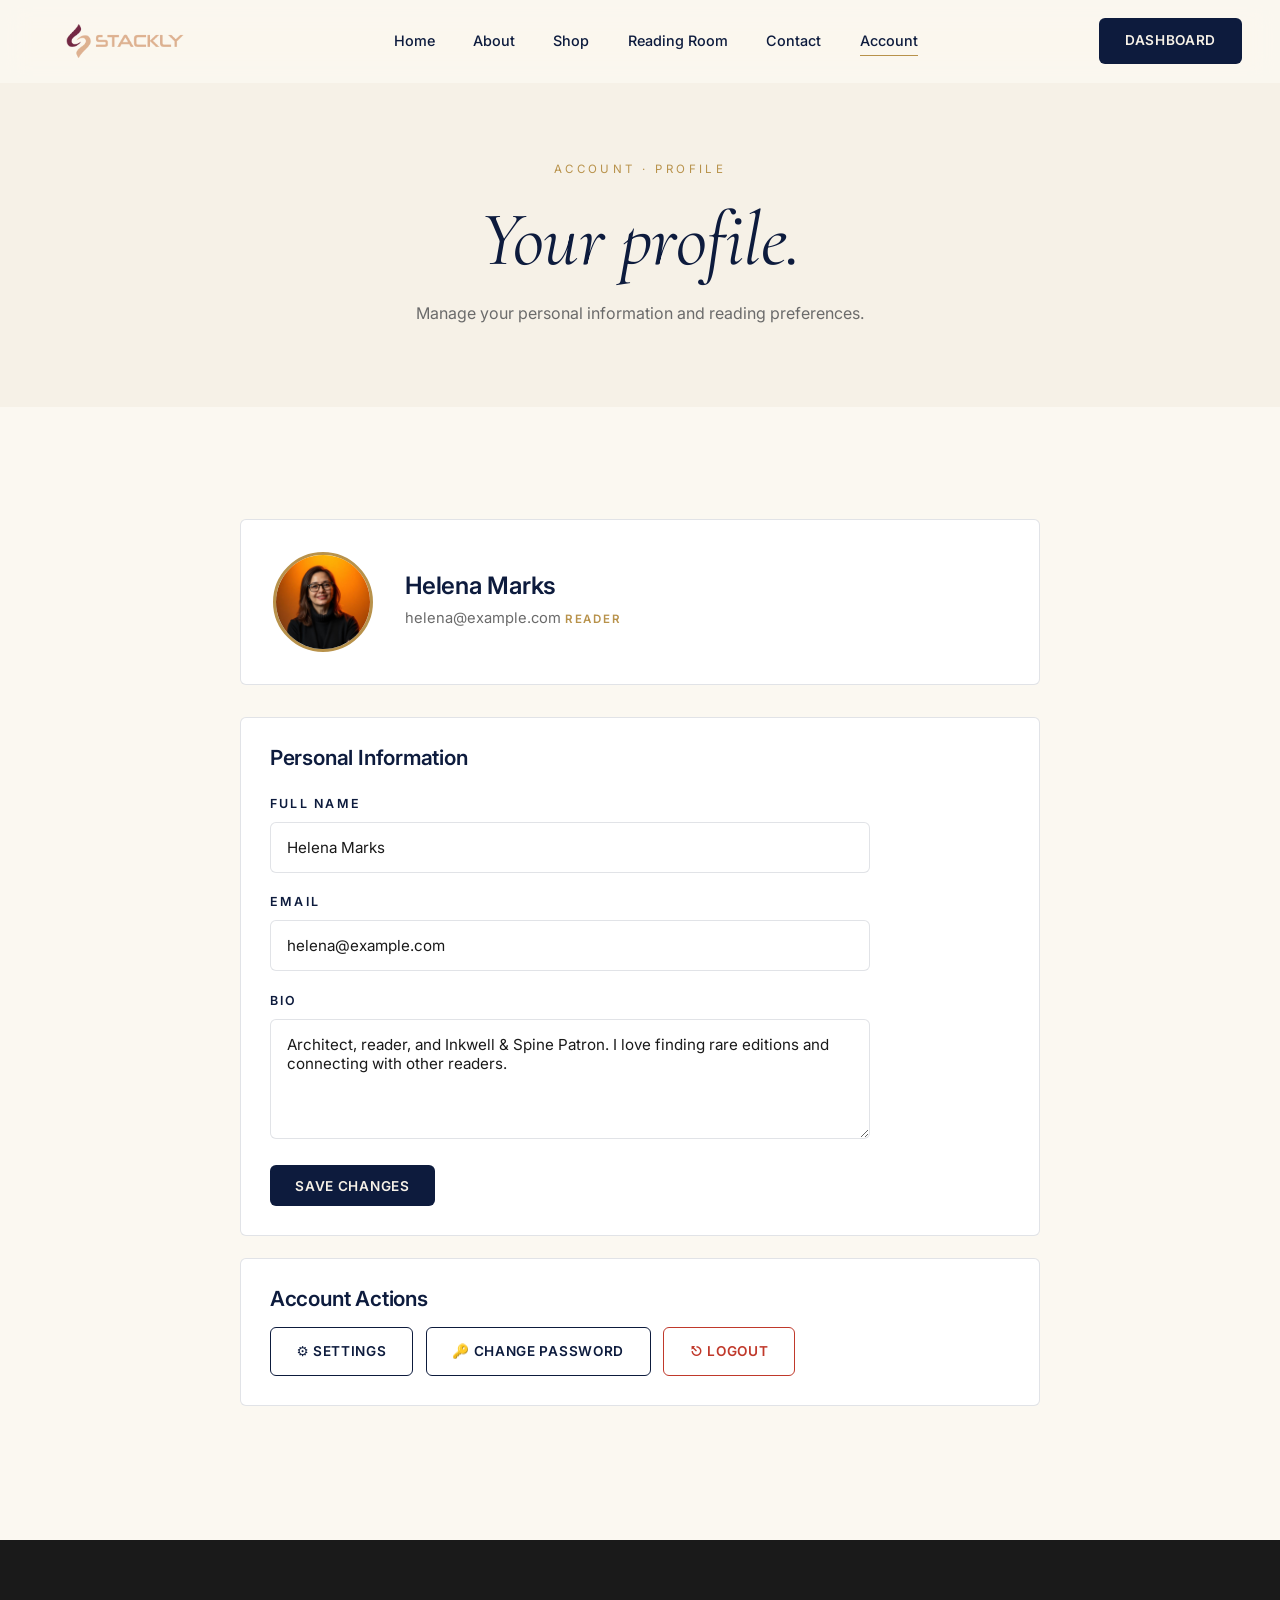
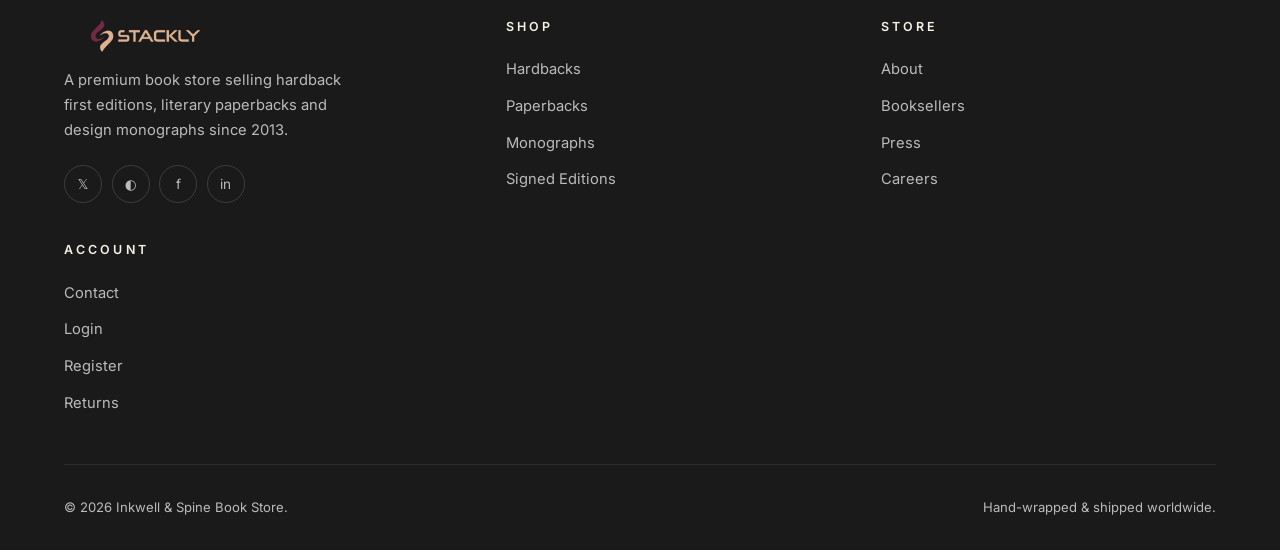
<file: profile.html>
<!DOCTYPE html>
<html lang="en">
<head>
<meta charset="UTF-8" />
<meta name="viewport" content="width=device-width, initial-scale=1" />
<title>My Profile — Inkwell &amp; Spine</title>
<meta name="description" content="Manage your Inkwell &amp; Spine profile." />
<link rel="preconnect" href="https://fonts.googleapis.com" />
<link rel="preconnect" href="https://fonts.gstatic.com" crossorigin />
<link href="https://fonts.googleapis.com/css2?family=Cormorant+Garamond:ital,wght@0,400;0,500;0,600;1,400;1,500&family=Inter:wght@400;500;600;700&display=swap" rel="stylesheet" />
<link rel="stylesheet" href="./css/styles.css" />
</head>
<body>
<header class="nav">
  <a href="./index.html" class="nav-logo"><img src="./images/logo-dark-company.webp" alt="Inkwell &amp; Spine Logo" class="nav-logo-img" /></a>
  <nav>
    <ul class="nav-links">
      <li><a href="./index.html">Home</a></li>
      <li><a href="./about.html">About</a></li>
      <li><a href="./services.html">Shop</a></li>
      <li><a href="./blog.html">Reading Room</a></li>
      <li><a href="./contact.html">Contact</a></li>
      <li><a href="./login.html" class="active">Account</a></li>
    </ul>
  </nav>
  <div class="nav-cta">
    <a href="./dashboard.html" class="btn btn-primary">Dashboard</a>
    <button class="hamburger" aria-label="Toggle menu"><span></span><span></span><span></span></button>
  </div>
</header>

<section class="page-hero">
  <div class="reveal">
    <div class="crumb">Account · Profile</div>
    <h1>Your profile.</h1>
    <p>Manage your personal information and reading preferences.</p>
  </div>
</section>

<section class="section">
  <div class="section-inner profile-shell">
    <div class="profile-header reveal">
      <img src="./images/author1.webp" alt="Your profile" class="profile-avatar-lg" id="page-profile-avatar" />
      <div class="profile-info">
        <h2 id="page-profile-name">Helena Marks</h2>
        <span id="page-profile-email">helena@example.com</span>
        <em id="page-profile-role">reader</em>
      </div>
    </div>

    <div class="dash-panel reveal">
      <h2>Personal Information</h2>
      <form id="profile-edit-form" style="margin-top:1.5rem;max-width:600px">
        <div class="field">
          <label for="edit-name">Full Name</label>
          <input type="text" id="edit-name" value="Helena Marks" required />
          <span class="error-text"></span>
        </div>
        <div class="field">
          <label for="edit-email">Email</label>
          <input type="email" id="edit-email" value="helena@example.com" required />
          <span class="error-text"></span>
        </div>
        <div class="field">
          <label for="edit-bio">Bio</label>
          <textarea id="edit-bio">Architect, reader, and Inkwell &amp; Spine Patron. I love finding rare editions and connecting with other readers.</textarea>
        </div>
        <button type="submit" class="btn btn-primary">Save Changes</button>
      </form>
    </div>

    <div class="dash-panel reveal">
      <h2>Account Actions</h2>
      <div style="display:flex;gap:0.8rem;flex-wrap:wrap;margin-top:1rem">
        <a href="./settings.html" class="btn btn-outline">⚙ Settings</a>
        <button class="btn btn-outline" onclick="alert('Password reset link sent to your email.')">🔑 Change Password</button>
        <a href="#" class="btn btn-outline" id="page-logout-btn" style="color:#c0392b;border-color:#c0392b">⎋ Logout</a>
      </div>
    </div>
  </div>
</section>

<footer class="footer">
  <div class="footer-grid">
    <div class="footer-brand">
      <img src="./images/logo-dark-company.webp" alt="Inkwell &amp; Spine" class="footer-logo" />
      <p>A premium book store selling hardback first editions, literary paperbacks and design monographs since 2013.</p>
      <div class="social"><a href="#" data-social aria-label="Social media link">𝕏</a><a href="#" data-social aria-label="Social media link">◐</a><a href="#" data-social aria-label="Social media link">f</a><a href="#" data-social aria-label="Social media link">in</a></div>
    </div>
    <div><h4>Shop</h4><ul><li><a href="./services.html">Hardbacks</a></li><li><a href="./services.html">Paperbacks</a></li><li><a href="./services.html">Monographs</a></li><li><a href="./services.html">Signed Editions</a></li></ul></div>
    <div><h4>Store</h4><ul><li><a href="./about.html">About</a></li><li><a href="./about.html">Booksellers</a></li><li><a href="./contact.html">Press</a></li><li><a href="./contact.html">Careers</a></li></ul></div>
    <div><h4>Account</h4><ul><li><a href="./contact.html">Contact</a></li><li><a href="./login.html">Login</a></li><li><a href="./register.html">Register</a></li><li><a href="#">Returns</a></li></ul></div>
  </div>
  <div class="footer-bottom"><span>© 2026 Inkwell &amp; Spine Book Store.</span><span>Hand-wrapped &amp; shipped worldwide.</span></div>
</footer>

<script src="./js/main.js"></script>
</body>
</html>
</file>
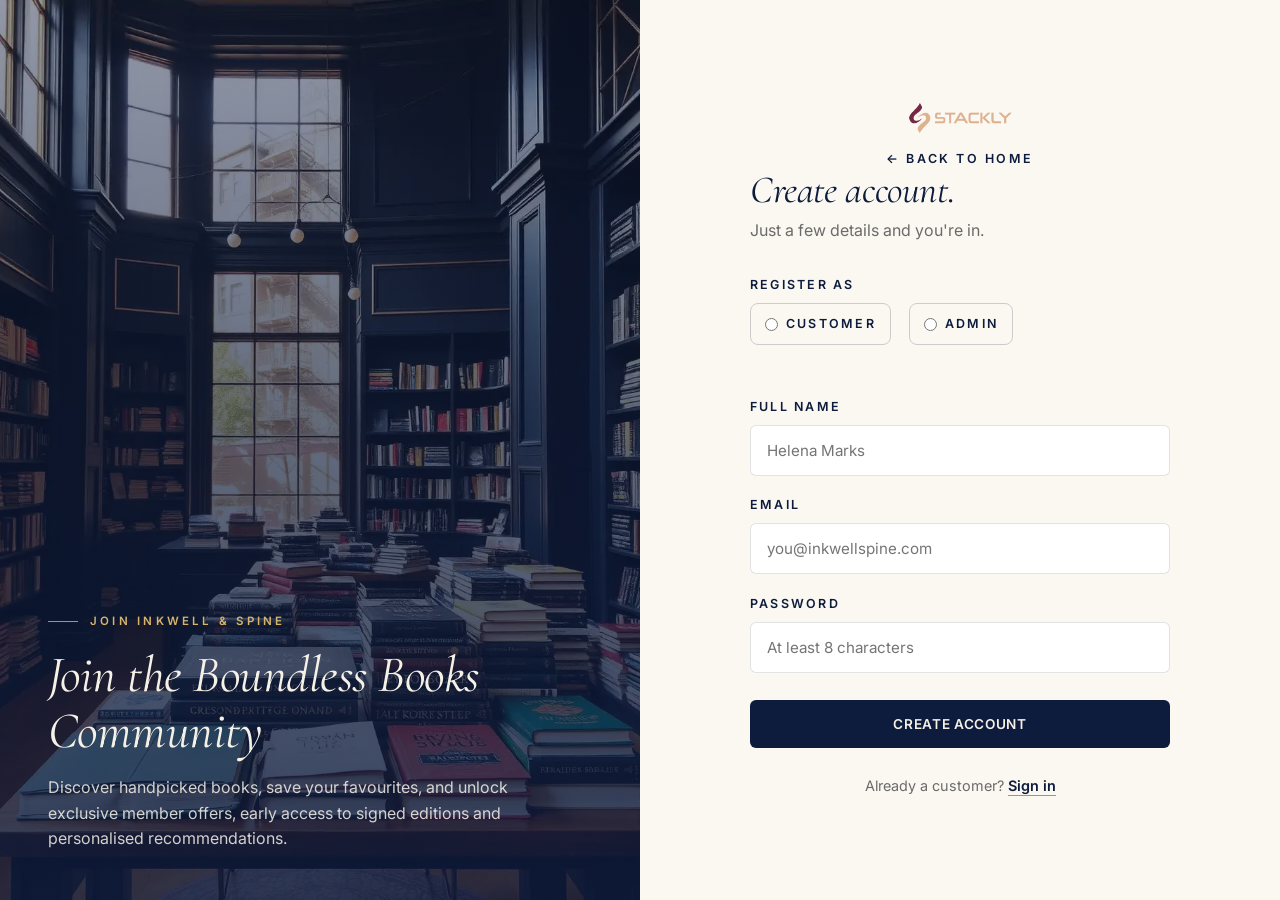
<file: register.html>
<!DOCTYPE html>
<html lang="en">
<head>
<meta charset="UTF-8" />
<meta name="viewport" content="width=device-width, initial-scale=1" />
<title>Create Account — Inkwell &amp; Spine</title>
<meta name="description" content="Create your Inkwell &amp; Spine account." />
<link rel="preconnect" href="https://fonts.googleapis.com" />
<link rel="preconnect" href="https://fonts.gstatic.com" crossorigin />
<link href="https://fonts.googleapis.com/css2?family=Cormorant+Garamond:ital,wght@0,400;0,500;0,600;1,400;1,500&family=Inter:wght@400;500;600;700&display=swap" rel="stylesheet" />
<link rel="stylesheet" href="./css/styles.css" />
<style>
  /* .radio-group {
    display: flex;
    gap: 20px;
    margin-top: 8px;
}

.radio-option {
    display: flex;
    align-items: center;
    gap: 8px;
    cursor: pointer;
}

.role-select.has-error .radio-group {
    border: 1px solid red;
    padding: 8px;
    border-radius: 6px;
}

.role-select.success .radio-group {
    border: 1px solid green;
    padding: 8px;
    border-radius: 6px;
}

.error-text {
    color: red;
    font-size: 13px;
    display: block;
    margin-top: 5px;
} */
 .role-select .radio-group {
  display: flex;
  gap: 18px;
  margin-top: 8px;
  flex-wrap: wrap;
}

.role-select .radio-group label {
  display: flex;
  align-items: center;
  gap: 8px;
  cursor: pointer;
  padding: 10px 14px;
  border: 1px solid #ccc;
  border-radius: 8px;
  transition: all .3s ease;
}

.role-select .radio-group input[type="radio"] {
  margin: 0;
  cursor: pointer;
}

/* Success state */
/* .role-select.success .radio-group label {
  border-color: #2ecc71;
} */

/* Error state */
.role-select.has-error .radio-group label {
  border-color: #e74c3c;
}

/* Error text */
.role-select .error-text {
  display: block;
  margin-top: 6px;
  font-size: 0.85rem;
  color: #e74c3c;
  min-height: 18px;
}

/* Optional hover effect */
.role-select .radio-group label:hover {
  border-color: #666;
}

/* Highlight selected option */
.role-select input[type="radio"]:checked + span {
  font-weight: 600;
}
</style>
</head>
<body>
<main class="auth-shell">
  <aside class="auth-art auth-art--image" style="background-image:url('./images/register-hero.webp')" role="complementary" aria-label="Welcome panel">
    <div class="auth-art-content">
      <span class="eyebrow" style="color:var(--gold-2)">Join Inkwell &amp; Spine</span>
      <h2>Join the Boundless Books Community</h2>
      <p>Discover handpicked books, save your favourites, and unlock exclusive member offers, early access to signed editions and personalised recommendations.</p>
    </div>
  </aside>
  <section class="auth-main">
    <div class="auth-top">
      <div class="auth-top-left">
        <a href="./index.html" class="auth-logo"><img class="nav-logo" src="./images/logo-dark-company.webp" alt="Inkwell &amp; Spine" /></a>
        <a href="./index.html" class="back-home">← Back to Home</a>
      </div>
    </div>
    <form id="register-form" class="auth-form" novalidate>
      <h1>Create account.</h1>
      <p class="sub">Just a few details and you're in.</p>

      <!-- <div class="field role-select">
        <label for="reg-role">Register as</label>
        <select id="reg-role" name="role" required>
          <option value="">Select your role</option>
          <option value="user">Customer</option>
          <option value="admin">Admin</option>
        </select>
        <span class="error-text"></span>
      </div> -->
      <div class="field role-select">
    <label>Register as</label>

    <div class="radio-group">

        <label class="radio-option">
            <input type="radio" name="role" value="user">
            Customer
        </label>

        <label class="radio-option">
            <input type="radio" name="role" value="admin">
            Admin
        </label>

    </div>

    <span class="error-text"></span>
</div>

      <div class="field">
        <label for="reg-name">Full name</label>
        <input type="text" id="reg-name" name="name" placeholder="Helena Marks" required minlength="2" />
        <span class="error-text"></span>
      </div>

      <div class="field">
        <label for="reg-email">Email</label>
        <input type="email" id="reg-email" name="email" placeholder="you@inkwellspine.com" required />
        <span class="error-text"></span>
      </div>

      <div class="field">
        <label for="reg-password">Password</label>
        <input type="password" id="reg-password" name="password" placeholder="At least 8 characters" required minlength="8" />
        <span class="error-text"></span>
      </div>

      <button type="submit" class="btn btn-primary">Create account</button>
      <p class="auth-foot">Already a customer? <a href="./login.html">Sign in</a></p>
    </form>
  </section>
</main>
<script src="./js/auth.js"></script>
</body>
</html>
</file>
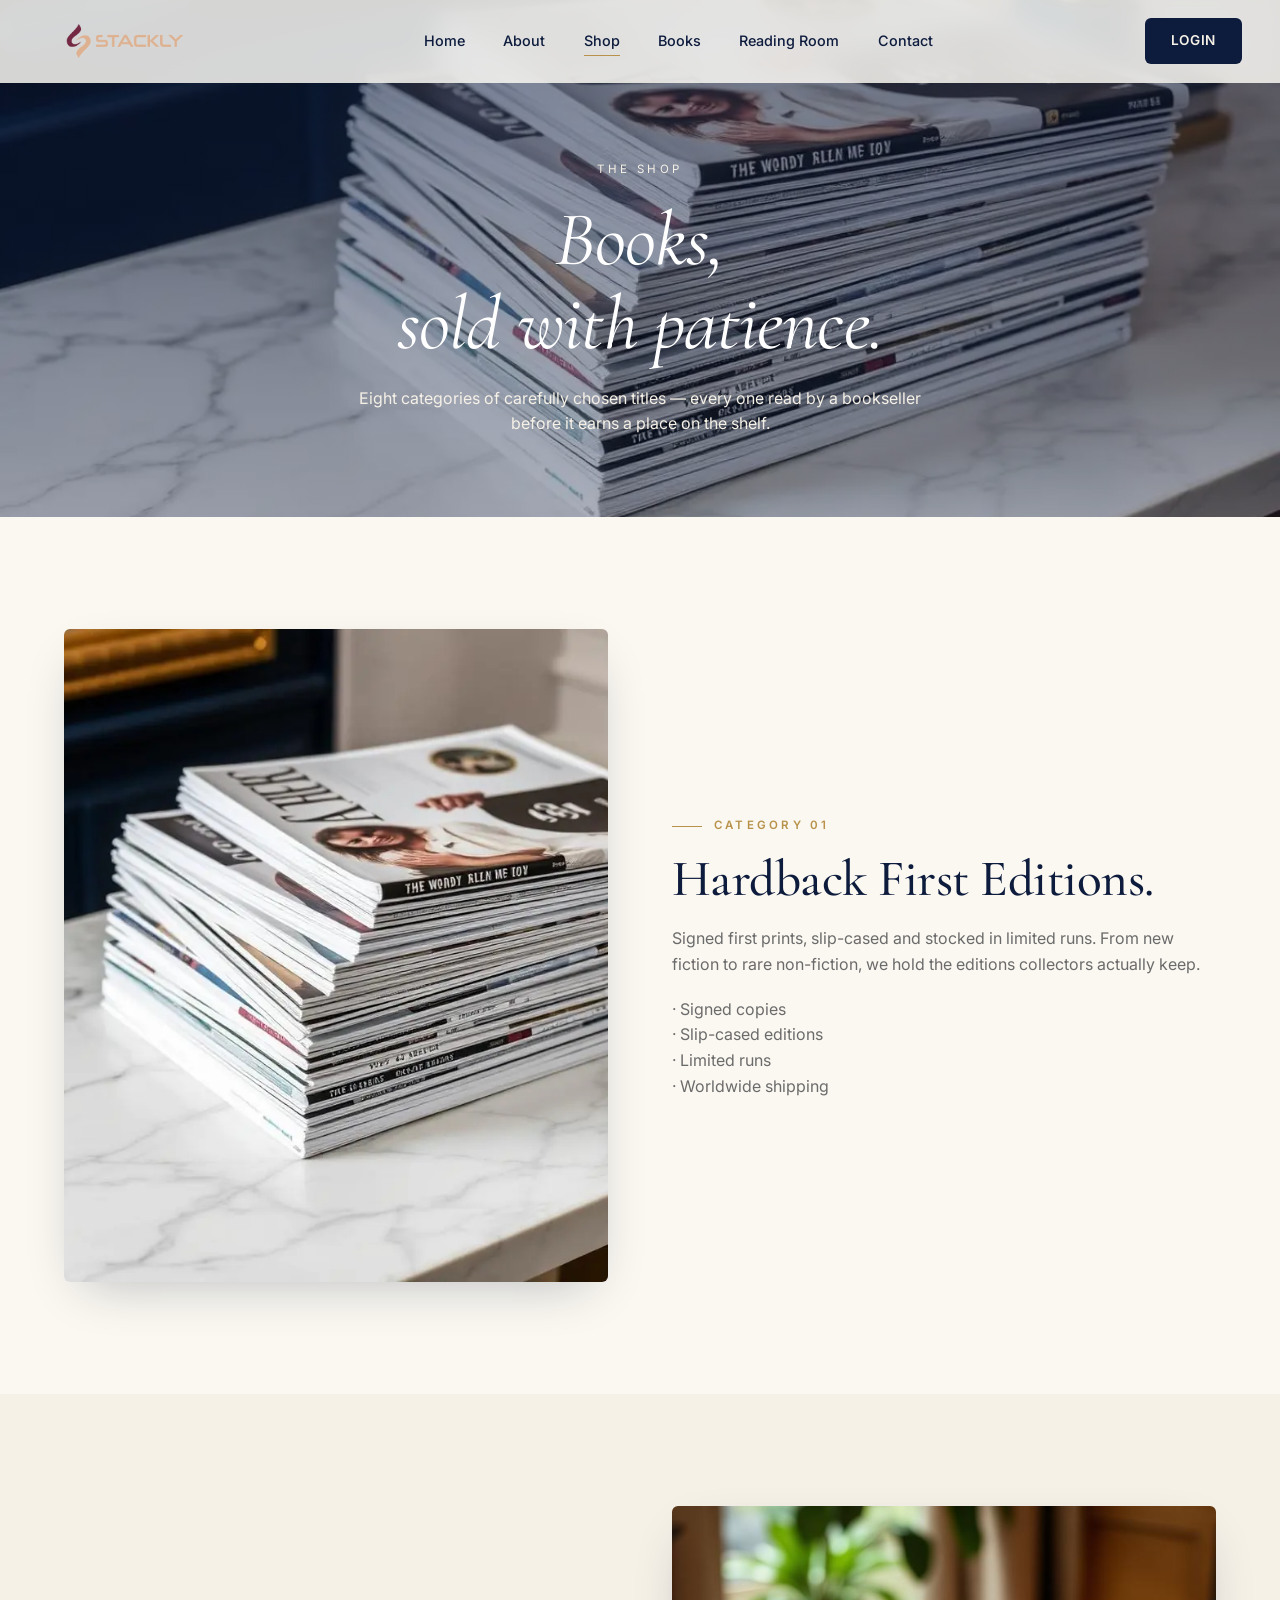
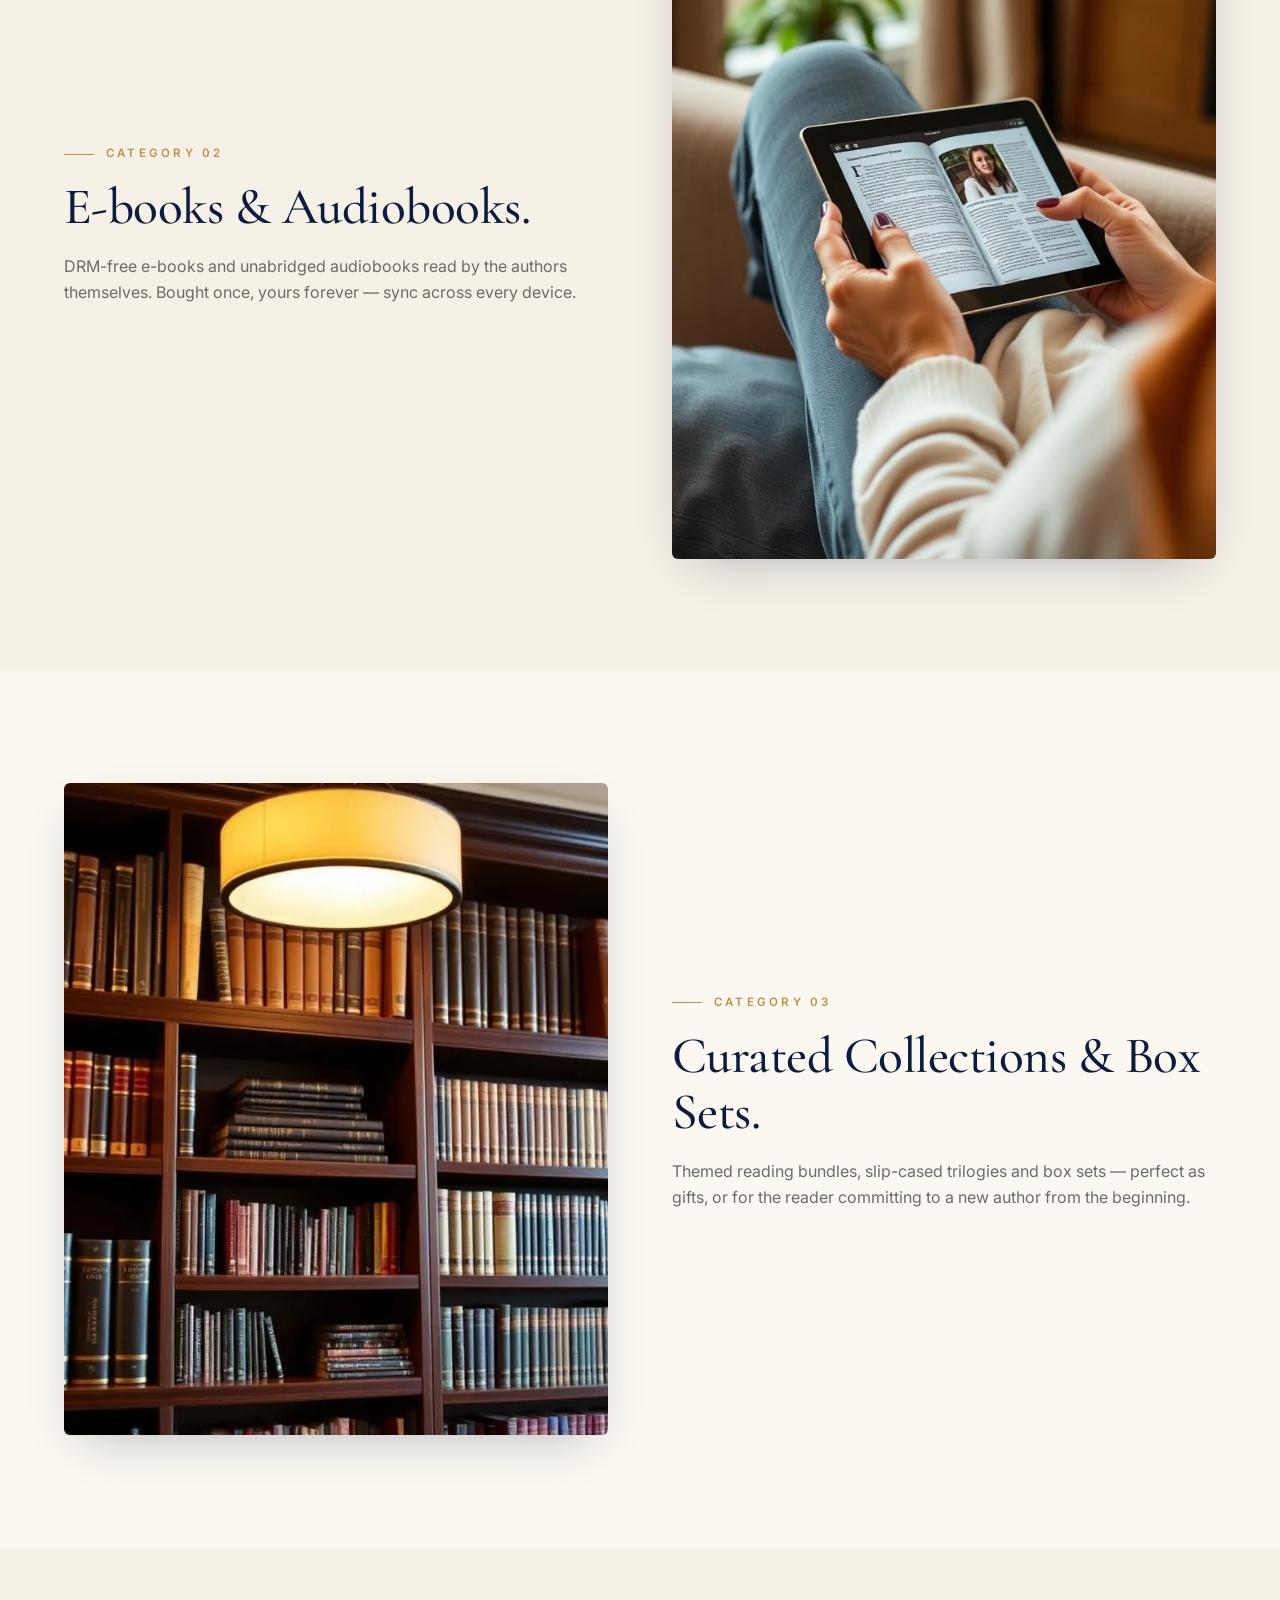
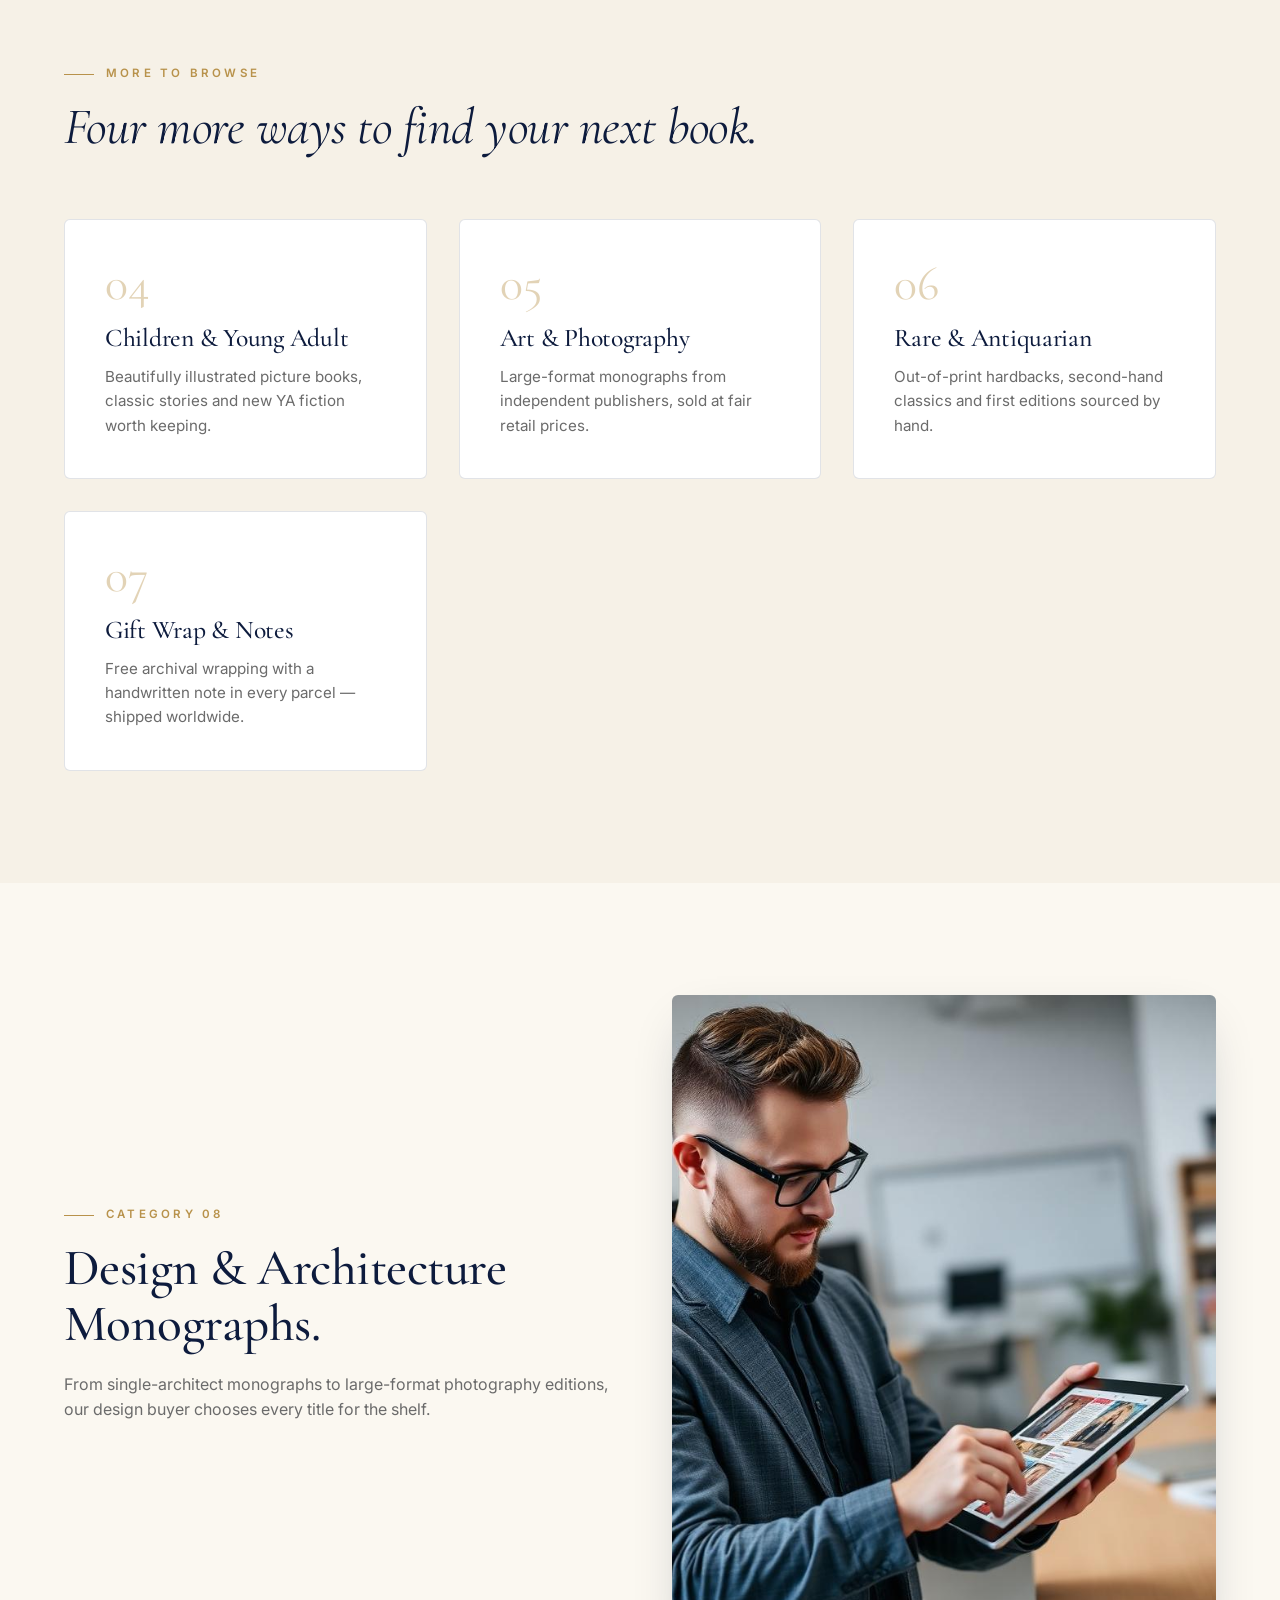
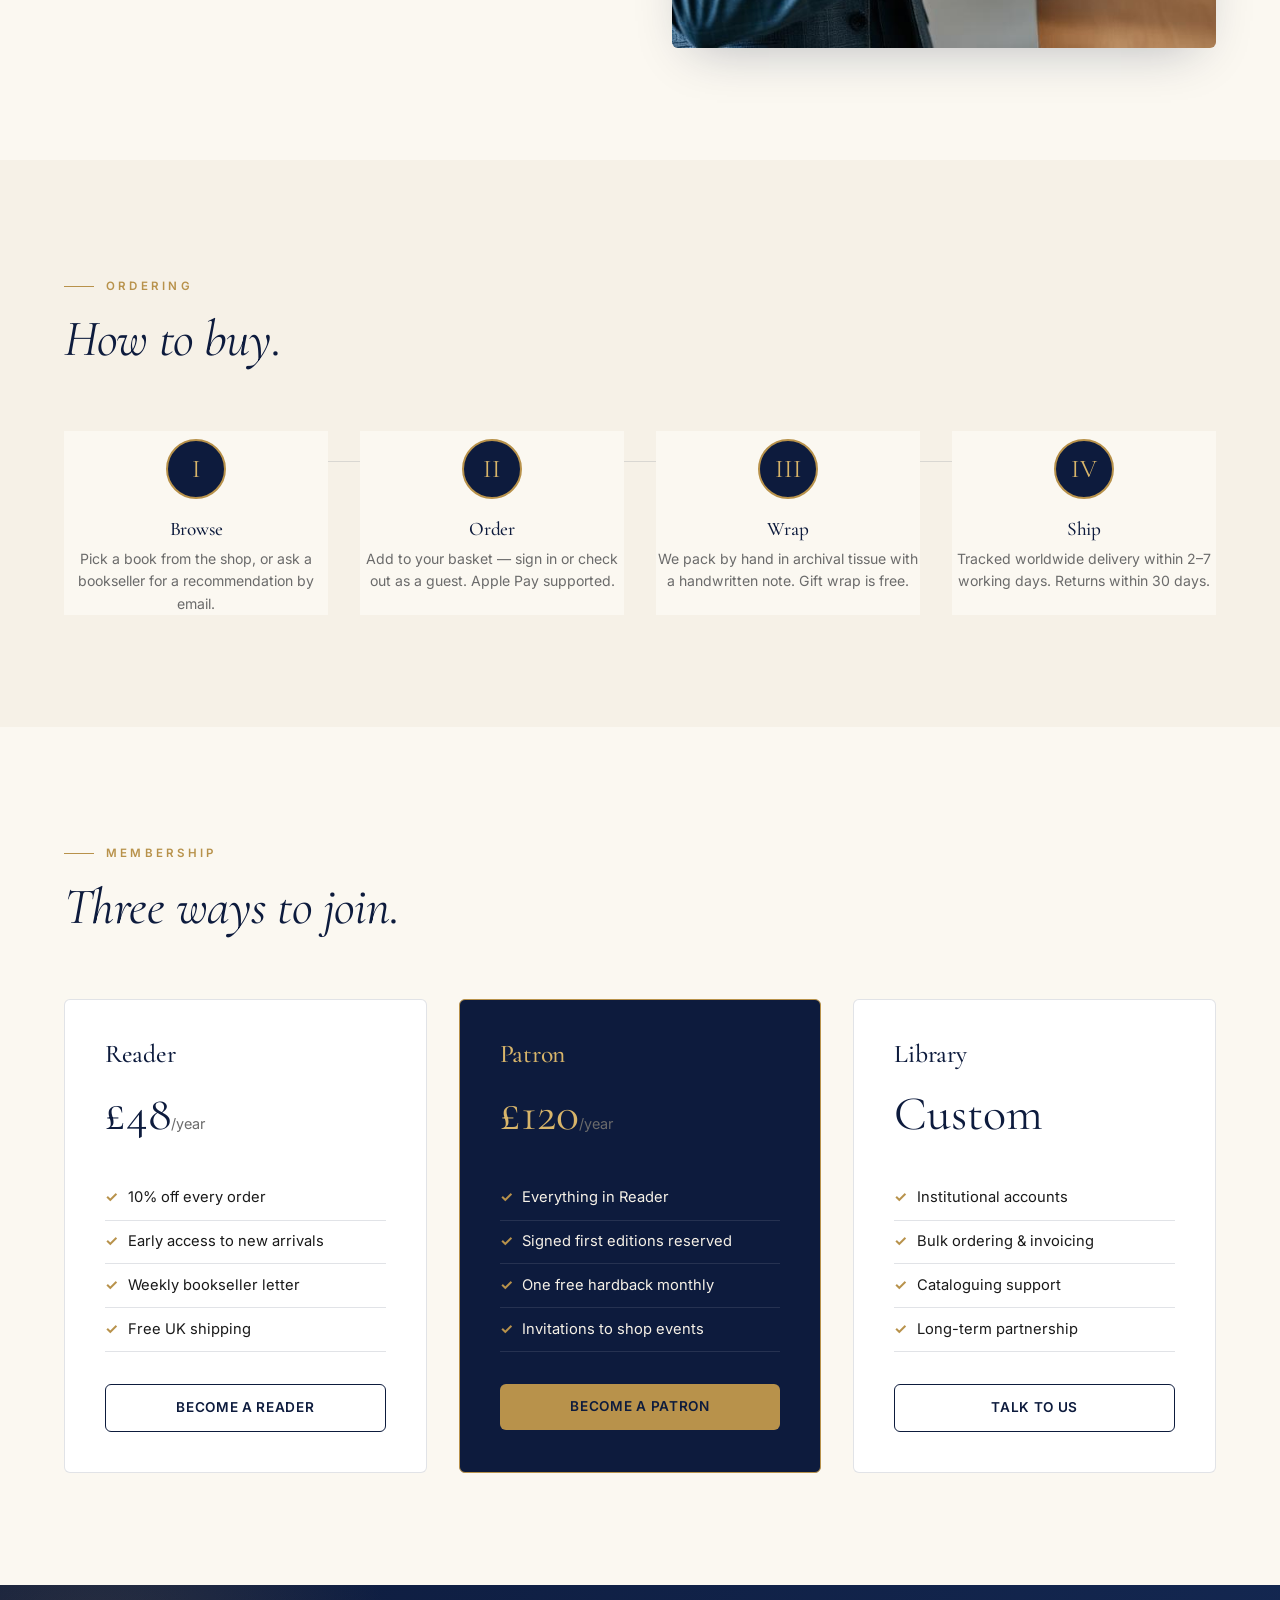
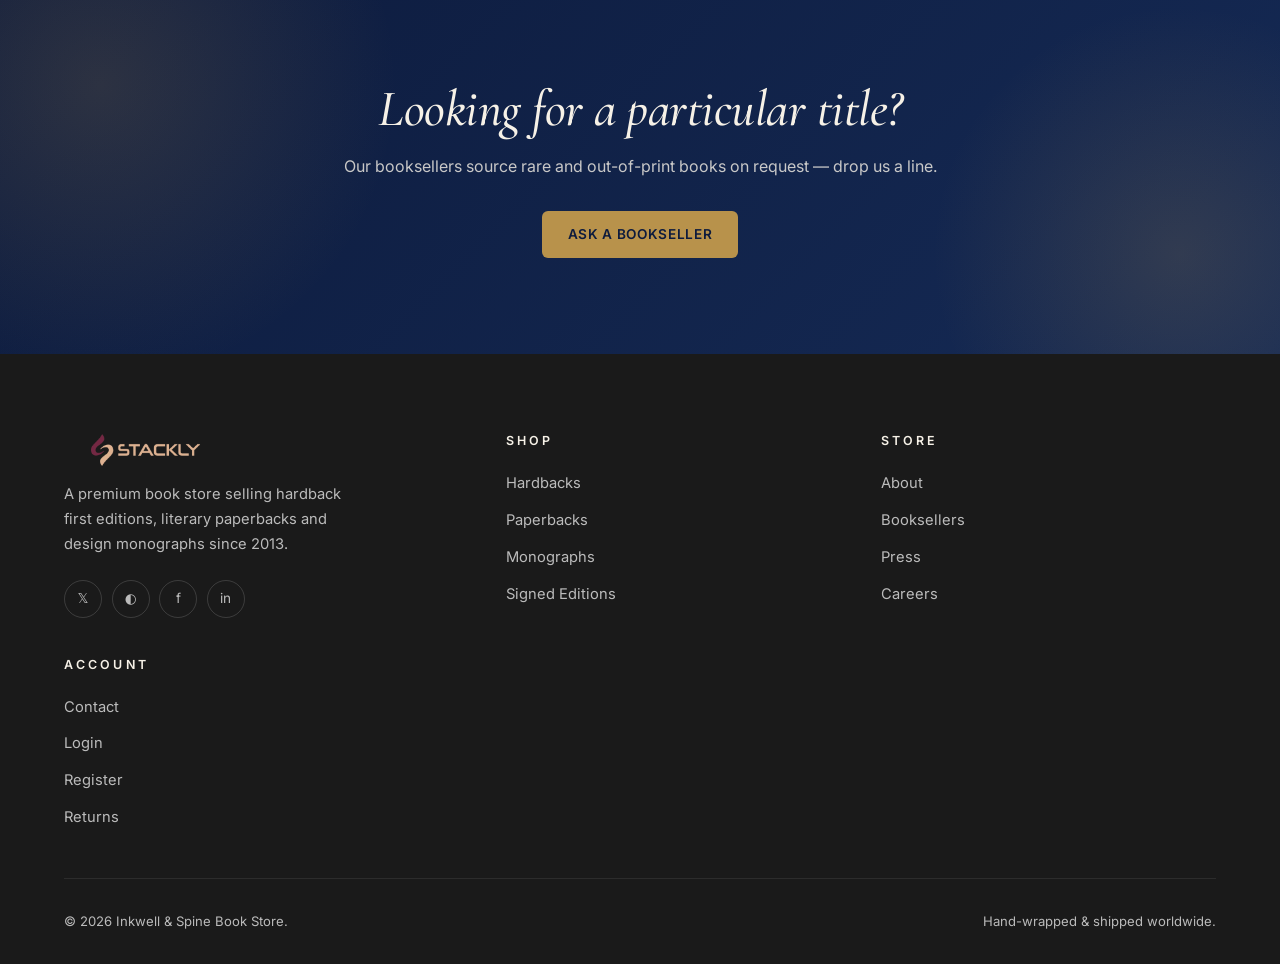
<file: services.html>
<!DOCTYPE html>
<html lang="en">

<head>
  <meta charset="UTF-8" />
  <meta name="viewport" content="width=device-width,initial-scale=1" />
  <title>Shop — Inkwell &amp; Spine Book Store</title>
  <meta name="description"
    content="Hardbacks, paperbacks, art monographs and signed first editions from the Inkwell & Spine shop." />
  <link
    href="https://fonts.googleapis.com/css2?family=Cormorant+Garamond:ital,wght@0,400;0,500;0,600;1,400;1,500&family=Inter:wght@400;500;600;700&display=swap"
    rel="stylesheet" />
  <link rel="stylesheet" href="./css/styles.css" />
</head>

<body>

  <header class="nav">
    <a href="./index.html" class="nav-logo"><img src="./images/logo-dark-company.webp" alt="Inkwell & Spine Logo"
        class="nav-logo-img" /></a>
    <nav>
      <ul class="nav-links">
        <li><a href="./index.html">Home</a></li>
        <li><a href="./about.html">About</a></li>
        <li><a href="./services.html" class="active">Shop</a></li>
        <li><a href="./books.html">Books</a></li>
        <li><a href="./blog.html">Reading Room</a></li>
        <li><a href="./contact.html">Contact</a></li>
      </ul>
    </nav>
    <div class="nav-cta"><a href="./login.html" class="btn btn-primary">Login</a><button
        class="hamburger"><span></span><span></span><span></span></button></div>
  </header>

  <section class="page-hero has-video">
    <video class="bg-video" autoplay muted loop playsinline preload="metadata" poster="./images/magazines.webp">
      <source src="https://assets.mixkit.co/videos/13790/13790-720.mp4" type="video/mp4" />
    </video>
    <div class="bg-video-overlay"></div>
    <div class="reveal">
      <div class="crumb">The Shop</div>
      <h1>Books,<br />sold with patience.</h1>
      <p>Eight categories of carefully chosen titles — every one read by a bookseller before it earns a place on the
        shelf.</p>
    </div>
  </section>

  <section class="section">
    <div class="section-inner split reveal">
      <div class="split-img"><img src="./images/magazines.webp" alt="Hardbacks" loading="lazy" /></div>
      <div><span class="eyebrow">Category 01</span>
        <h2>Hardback First Editions.</h2>
        <p style="margin:1.2rem 0;color:var(--muted)">Signed first prints, slip-cased and stocked in limited runs. From
          new fiction to rare non-fiction, we hold the editions collectors actually keep.</p>
        <ul style="list-style:none;padding:0;color:var(--muted)">
          <li>· Signed copies</li>
          <li>· Slip-cased editions</li>
          <li>· Limited runs</li>
          <li>· Worldwide shipping</li>
        </ul>
      </div>
    </div>
  </section>

  <section class="section" style="background:var(--ivory)">
    <div class="section-inner split reverse reveal">
      <div class="split-img"><img src="./images/digital.webp" alt="E-books and audiobooks" loading="lazy" /></div>
      <div><span class="eyebrow">Category 02</span>
        <h2>E-books &amp; Audiobooks.</h2>
        <p style="margin:1.2rem 0;color:var(--muted)">DRM-free e-books and unabridged audiobooks read by the authors
          themselves. Bought once, yours forever — sync across every device.</p>
      </div>
    </div>
  </section>

  <section class="section">
    <div class="section-inner split reveal">
      <div class="split-img"><img src="./images/library.webp" alt="Book collections" loading="lazy" /></div>
      <div><span class="eyebrow">Category 03</span>
        <h2>Curated Collections &amp; Box Sets.</h2>
        <p style="margin:1.2rem 0;color:var(--muted)">Themed reading bundles, slip-cased trilogies and box sets —
          perfect as gifts, or for the reader committing to a new author from the beginning.</p>
      </div>
    </div>
  </section>

  <section class="section" style="background:var(--ivory)">
    <div class="section-inner">
      <div class="section-head reveal">
        <div><span class="eyebrow">More to browse</span>
          <h2>Four more ways to find your next book.</h2>
        </div>
      </div>
      <div class="feature-grid reveal-stagger">
        <div class="feature">
          <div class="feature-num">04</div>
          <h3>Children &amp; Young Adult</h3>
          <p>Beautifully illustrated picture books, classic stories and new YA fiction worth keeping.</p>
        </div>
        <div class="feature">
          <div class="feature-num">05</div>
          <h3>Art &amp; Photography</h3>
          <p>Large-format monographs from independent publishers, sold at fair retail prices.</p>
        </div>
        <div class="feature">
          <div class="feature-num">06</div>
          <h3>Rare &amp; Antiquarian</h3>
          <p>Out-of-print hardbacks, second-hand classics and first editions sourced by hand.</p>
        </div>
        <div class="feature">
          <div class="feature-num">07</div>
          <h3>Gift Wrap &amp; Notes</h3>
          <p>Free archival wrapping with a handwritten note in every parcel — shipped worldwide.</p>
        </div>
      </div>
    </div>
  </section>

  <section class="section">
    <div class="section-inner split reverse reveal">
      <div class="split-img"><img src="./images/design.webp" alt="Design monographs" loading="lazy" /></div>
      <div><span class="eyebrow">Category 08</span>
        <h2>Design &amp; Architecture Monographs.</h2>
        <p style="margin:1.2rem 0;color:var(--muted)">From single-architect monographs to large-format photography
          editions, our design buyer chooses every title for the shelf.</p>
      </div>
    </div>
  </section>

  <section class="section" style="background:var(--ivory)">
    <div class="section-inner">
      <div class="section-head reveal">
        <div><span class="eyebrow">Ordering</span>
          <h2>How to buy.</h2>
        </div>
      </div>
      <div class="process reveal-stagger">
        <div class="process-step">
          <div class="process-num">I</div>
          <h3>Browse</h3>
          <p>Pick a book from the shop, or ask a bookseller for a recommendation by email.</p>
        </div>
        <div class="process-step">
          <div class="process-num">II</div>
          <h3>Order</h3>
          <p>Add to your basket — sign in or check out as a guest. Apple Pay supported.</p>
        </div>
        <div class="process-step">
          <div class="process-num">III</div>
          <h3>Wrap</h3>
          <p>We pack by hand in archival tissue with a handwritten note. Gift wrap is free.</p>
        </div>
        <div class="process-step">
          <div class="process-num">IV</div>
          <h3>Ship</h3>
          <p>Tracked worldwide delivery within 2–7 working days. Returns within 30 days.</p>
        </div>
      </div>
    </div>
  </section>

  <section class="section">
    <div class="section-inner">
      <div class="section-head reveal">
        <div><span class="eyebrow">Membership</span>
          <h2>Three ways to join.</h2>
        </div>
      </div>
      <div class="pricing-grid reveal-stagger">
        <div class="price-card">
          <h3>Reader</h3>
          <div class="price">£48<small>/year</small></div>
          <ul class="price-feats">
            <li>10% off every order</li>
            <li>Early access to new arrivals</li>
            <li>Weekly bookseller letter</li>
            <li>Free UK shipping</li>
          </ul><a href="404.html" class="btn btn-outline" style="width:100%">Become a Reader</a>
        </div>
        <div class="price-card featured">
          <h3>Patron</h3>
          <div class="price">£120<small>/year</small></div>
          <ul class="price-feats">
            <li>Everything in Reader</li>
            <li>Signed first editions reserved</li>
            <li>One free hardback monthly</li>
            <li>Invitations to shop events</li>
          </ul><a href="404.html" class="btn btn-gold" style="width:100%">Become a Patron</a>
        </div>
        <div class="price-card">
          <h3>Library</h3>
          <div class="price">Custom</div>
          <ul class="price-feats">
            <li>Institutional accounts</li>
            <li>Bulk ordering &amp; invoicing</li>
            <li>Cataloguing support</li>
            <li>Long-term partnership</li>
          </ul><a href="404.html" class="btn btn-outline" style="width:100%">Talk to us</a>
        </div>
      </div>
    </div>
  </section>

  <section class="newsletter">
    <div class="newsletter-inner reveal">
      <h2>Looking for a particular title?</h2>
      <p>Our booksellers source rare and out-of-print books on request — drop us a line.</p>
      <a href="./contact.html" class="btn btn-gold">Ask a bookseller</a>
    </div>
  </section>

  <footer class="footer">
    <div class="footer-grid">
      <div class="footer-brand">
        <a href="index.html"><img src="./images/logo-dark-company.webp" alt="Inkwell & Spine" class="footer-logo" /></a>
        <p>A premium book store selling hardback first editions, literary paperbacks and design monographs since 2013.
        </p>
        <div class="social"><a href="404.html" data-social>𝕏</a><a href="404.html" data-social>◐</a><a href="404.html" data-social>f</a><a
            href="404.html" data-social>in</a></div>
      </div>
      <div>
        <h4>Shop</h4>
        <ul>
          <li><a href="404.html">Hardbacks</a></li>
          <li><a href="404.html">Paperbacks</a></li>
          <li><a href="404.html">Monographs</a></li>
          <li><a href="404.html">Signed Editions</a></li>
        </ul>
      </div>
      <div>
        <h4>Store</h4>
        <ul>
          <li><a href="about.html">About</a></li>
          <li><a href="404.html">Booksellers</a></li>
          <li><a href="404.html">Press</a></li>
          <li><a href="404.html">Careers</a></li>
        </ul>
      </div>
      <div>
        <h4>Account</h4>
        <ul>
          <li><a href="./contact.html">Contact</a></li>
          <li><a href="./login.html">Login</a></li>
          <li><a href="./register.html">Register</a></li>
          <li><a href="#">Returns</a></li>
        </ul>
      </div>
    </div>
    <div class="footer-bottom"><span>© 2026 Inkwell &amp; Spine Book Store.</span><span>Hand-wrapped &amp; shipped
        worldwide.</span></div>
  </footer>

  <script src="./js/main.js"></script>
</body>

</html>
</file>
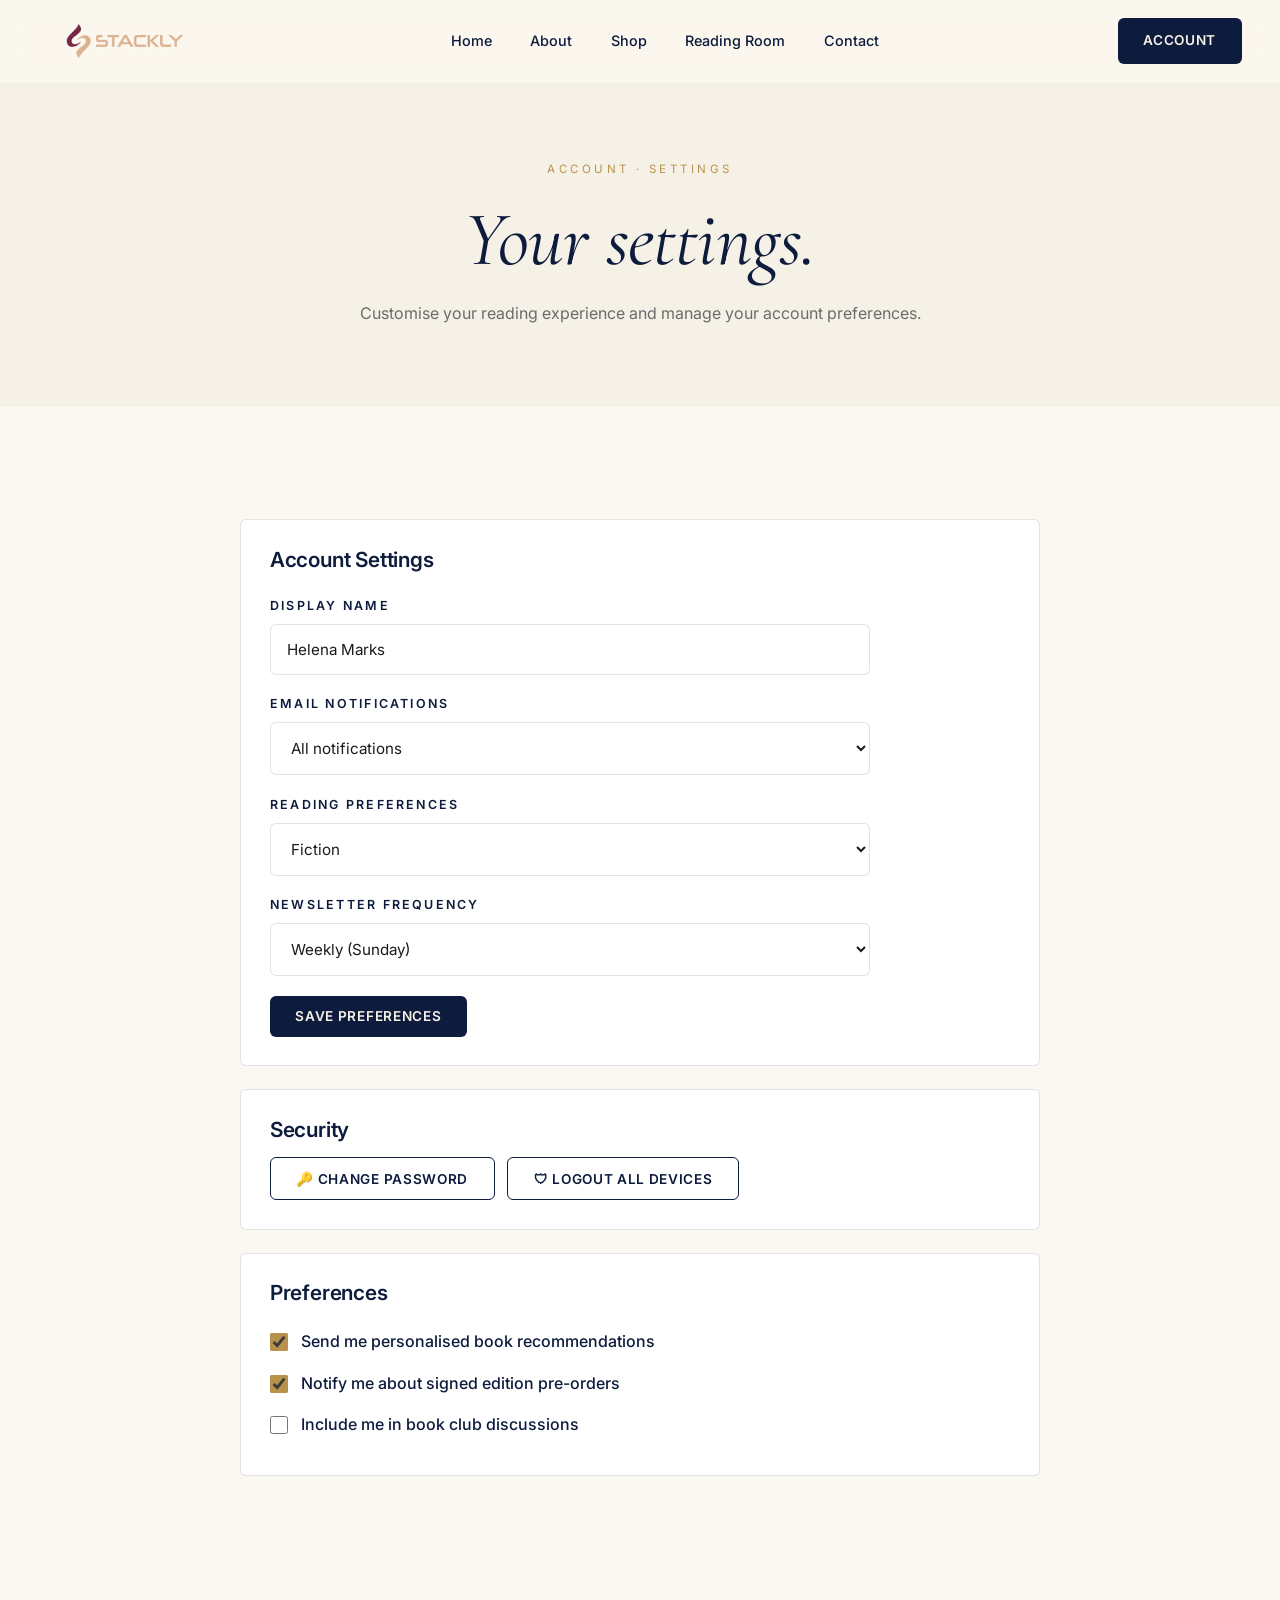
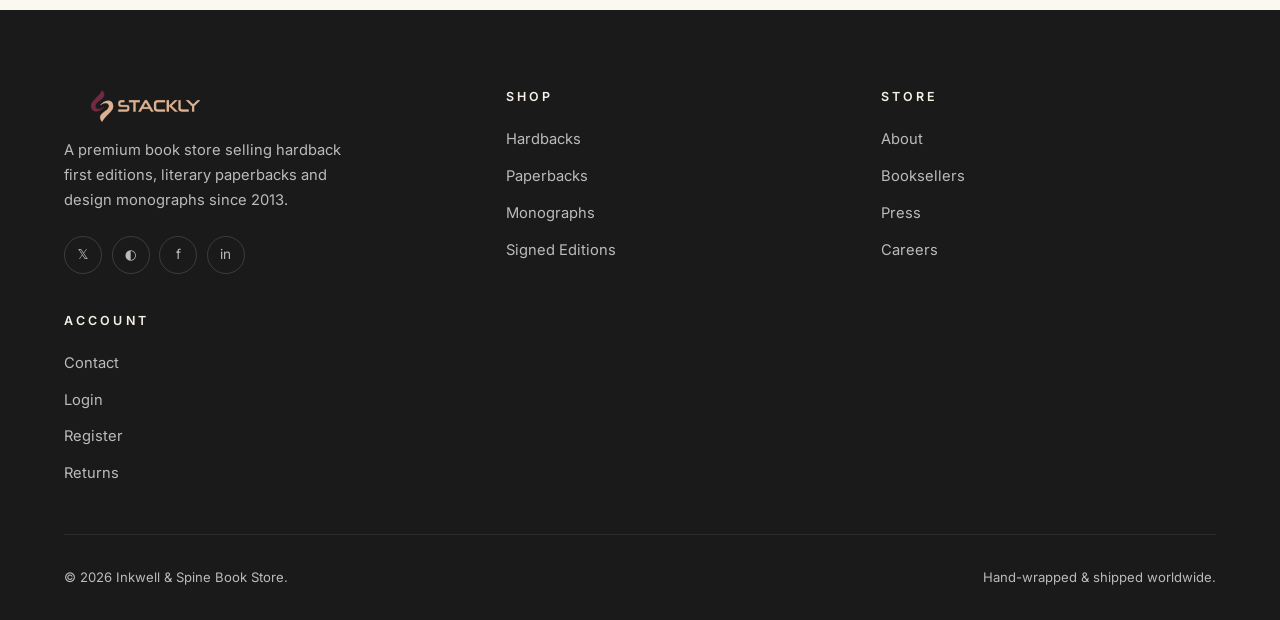
<file: settings.html>
<!DOCTYPE html>
<html lang="en">
<head>
<meta charset="UTF-8" />
<meta name="viewport" content="width=device-width, initial-scale=1" />
<title>Settings — Inkwell &amp; Spine</title>
<meta name="description" content="Manage your Inkwell &amp; Spine account settings." />
<link rel="preconnect" href="https://fonts.googleapis.com" />
<link rel="preconnect" href="https://fonts.gstatic.com" crossorigin />
<link href="https://fonts.googleapis.com/css2?family=Cormorant+Garamond:ital,wght@0,400;0,500;0,600;1,400;1,500&family=Inter:wght@400;500;600;700&display=swap" rel="stylesheet" />
<link rel="stylesheet" href="./css/styles.css" />
</head>
<body>
<header class="nav">
  <a href="./index.html" class="nav-logo"><img src="./images/logo-dark-company.webp" alt="Inkwell &amp; Spine Logo" class="nav-logo-img" /></a>
  <nav>
    <ul class="nav-links">
      <li><a href="./index.html">Home</a></li>
      <li><a href="./about.html">About</a></li>
      <li><a href="./services.html">Shop</a></li>
      <li><a href="./blog.html">Reading Room</a></li>
      <li><a href="./contact.html">Contact</a></li>
    </ul>
  </nav>
  <div class="nav-cta">
    <a href="./login.html" class="btn btn-primary">Account</a>
    <button class="hamburger" aria-label="Toggle menu"><span></span><span></span><span></span></button>
  </div>
</header>

<section class="page-hero">
  <div class="reveal">
    <div class="crumb">Account · Settings</div>
    <h1>Your settings.</h1>
    <p>Customise your reading experience and manage your account preferences.</p>
  </div>
</section>

<section class="section">
  <div class="section-inner settings-shell">
    <div class="dash-panel reveal">
      <h2>Account Settings</h2>
      <form id="settings-form" style="margin-top:1.5rem;max-width:600px">
        <div class="field">
          <label for="set-display-name">Display Name</label>
          <input type="text" id="set-display-name" value="Helena Marks" />
        </div>
        <div class="field">
          <label for="set-notifications">Email Notifications</label>
          <select id="set-notifications">
            <option value="all" selected>All notifications</option>
            <option value="orders">Orders only</option>
            <option value="reading">Reading recommendations</option>
            <option value="none">None</option>
          </select>
        </div>
        <div class="field">
          <label for="set-preferences">Reading Preferences</label>
          <select id="set-preferences">
            <option value="fiction" selected>Fiction</option>
            <option value="non-fiction">Non-Fiction</option>
            <option value="design">Design &amp; Art</option>
            <option value="all">All genres</option>
          </select>
        </div>
        <div class="field">
          <label for="set-newsletter">Newsletter Frequency</label>
          <select id="set-newsletter">
            <option value="weekly" selected>Weekly (Sunday)</option>
            <option value="biweekly">Bi-weekly</option>
            <option value="monthly">Monthly</option>
            <option value="none">Unsubscribe</option>
          </select>
        </div>
        <button type="submit" class="btn btn-primary">Save Preferences</button>
      </form>
    </div>

    <div class="dash-panel reveal">
      <h2>Security</h2>
      <div style="display:flex;gap:0.8rem;flex-wrap:wrap;margin-top:1rem">
        <button class="btn btn-outline" onclick="alert('A password reset link has been sent to your email.')">🔑 Change Password</button>
        <button class="btn btn-outline" onclick="alert('You have been logged out of all other devices.')">🛡 Logout All Devices</button>
      </div>
    </div>

    <div class="dash-panel reveal">
      <h2>Preferences</h2>
      <div style="margin-top:1rem">
        <label style="display:flex;align-items:center;gap:0.8rem;cursor:pointer;padding:0.5rem 0">
          <input type="checkbox" checked style="width:18px;height:18px;accent-color:var(--gold)" />
          <span style="color:var(--navy);font-weight:500">Send me personalised book recommendations</span>
        </label>
        <label style="display:flex;align-items:center;gap:0.8rem;cursor:pointer;padding:0.5rem 0">
          <input type="checkbox" checked style="width:18px;height:18px;accent-color:var(--gold)" />
          <span style="color:var(--navy);font-weight:500">Notify me about signed edition pre-orders</span>
        </label>
        <label style="display:flex;align-items:center;gap:0.8rem;cursor:pointer;padding:0.5rem 0">
          <input type="checkbox" style="width:18px;height:18px;accent-color:var(--gold)" />
          <span style="color:var(--navy);font-weight:500">Include me in book club discussions</span>
        </label>
      </div>
    </div>
  </div>
</section>

<footer class="footer">
  <div class="footer-grid">
    <div class="footer-brand">
        <a href="index.html"><img src="./images/logo-dark-company.webp" alt="Inkwell & Spine" class="footer-logo" /></a>
      <p>A premium book store selling hardback first editions, literary paperbacks and design monographs since 2013.</p>
      <div class="social"><a href="#" data-social aria-label="Social media link">𝕏</a><a href="#" data-social aria-label="Social media link">◐</a><a href="#" data-social aria-label="Social media link">f</a><a href="#" data-social aria-label="Social media link">in</a></div>
    </div>
    <div><h4>Shop</h4><ul><li><a href="./services.html">Hardbacks</a></li><li><a href="./services.html">Paperbacks</a></li><li><a href="./services.html">Monographs</a></li><li><a href="./services.html">Signed Editions</a></li></ul></div>
    <div><h4>Store</h4><ul><li><a href="./about.html">About</a></li><li><a href="./about.html">Booksellers</a></li><li><a href="./contact.html">Press</a></li><li><a href="./contact.html">Careers</a></li></ul></div>
    <div><h4>Account</h4><ul><li><a href="./contact.html">Contact</a></li><li><a href="./login.html">Login</a></li><li><a href="./register.html">Register</a></li><li><a href="#">Returns</a></li></ul></div>
  </div>
  <div class="footer-bottom"><span>© 2026 Inkwell &amp; Spine Book Store.</span><span>Hand-wrapped &amp; shipped worldwide.</span></div>
</footer>

<script src="./js/main.js"></script>
</body>
</html>
</file>
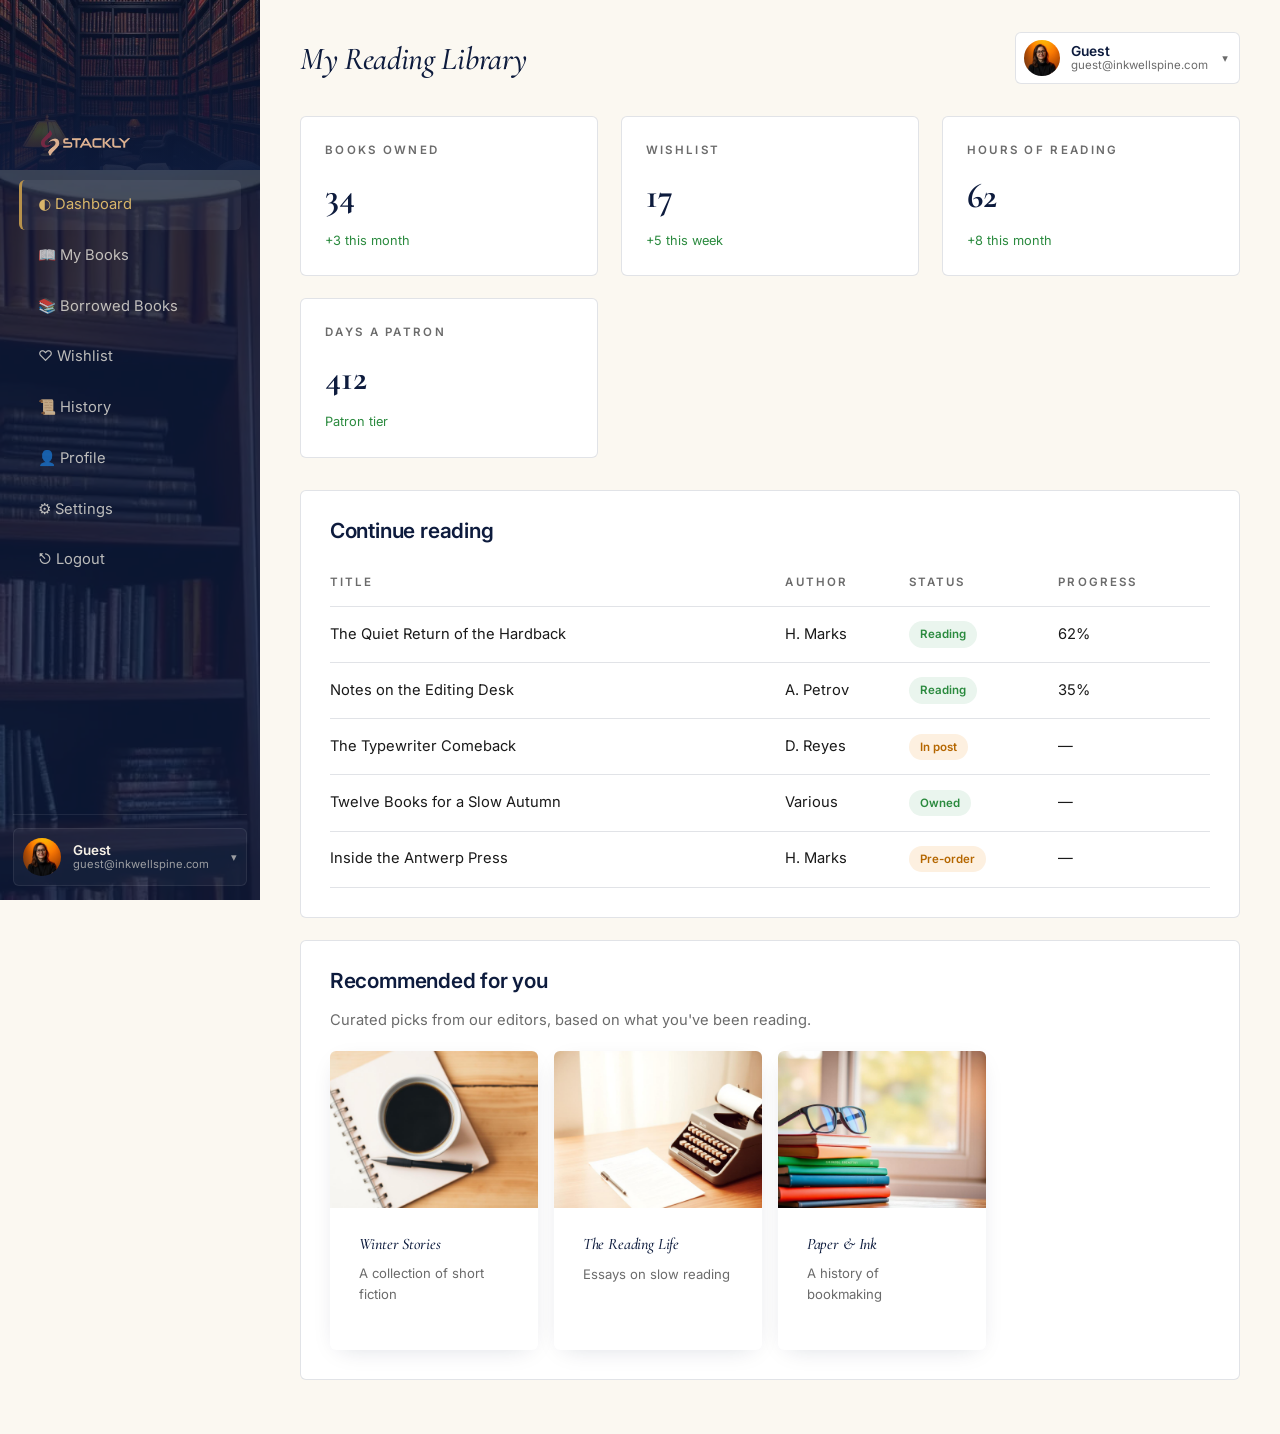
<file: user.html>
<!DOCTYPE html>
<html lang="en">
<head>
<meta charset="UTF-8" />
<meta name="viewport" content="width=device-width, initial-scale=1" />
<title>My Dashboard — Inkwell &amp; Spine</title>
<meta name="description" content="Your personal reading dashboard at Inkwell &amp; Spine." />
<link rel="preconnect" href="https://fonts.googleapis.com" />
<link rel="preconnect" href="https://fonts.gstatic.com" crossorigin />
<link href="https://fonts.googleapis.com/css2?family=Cormorant+Garamond:ital,wght@0,400;0,500;0,600;1,400;1,500&family=Inter:wght@400;500;600;700&display=swap" rel="stylesheet" />
<link rel="stylesheet" href="./css/styles.css" />
<style>
  .radio-group {
  display: flex;
  flex-wrap: wrap;
  gap: 15px;
  margin-top: 8px;
}

/* .letter-spacing {
  letter-spacing: 0px !important;
} */

.radio-group label {
  display: flex;
  align-items: center;
  gap: 0px;
  cursor: pointer;
  letter-spacing: 0px !important;
  font-size: 10px;
}
</style>
</head>
<body>
<div class="dash">
  <div class="dash-side-backdrop" id="dash-backdrop"></div>
  <aside class="dash-side" id="dash-side">
    <button type="button" class="dash-side-close" id="dash-side-close" aria-label="Close sidebar menu">✕ Close</button>
    <video class="bg-video" autoplay muted loop playsinline preload="metadata" poster="./images/library.webp">
      <source src="https://assets.mixkit.co/videos/45770/45770-720.mp4" type="video/mp4" />
    </video>
    <div class="dash-side-inner">
      <div class="dash-side-hero">
        <div class="dash-side-hero-img" id="dash-side-bg" style="background-image:url('./images/customer-side.webp')"></div>
        <div class="dash-side-hero-overlay"></div>
        <a href="./user.html" class="dash-side-hero-logo" aria-label="Home"><img class="nav-logo" src="./images/logo-dark-company.webp" alt="Inkwell &amp; Spine" /></a>
      </div>
      <!-- <div class="dash-side-intro">
        <h3>Your Reading Journey</h3>
        <p>Discover new books, track your reading progress, manage orders and wishlist, save favourites, browse personalised recommendations and revisit your recent purchases.</p>
      </div> -->
      <ul class="dash-nav" id="dash-nav" role="navigation" aria-label="Dashboard navigation">
        <li><a href="#section-dashboard" class="active" data-section="dashboard">◐ Dashboard</a></li>
        <li><a href="#section-my-books" data-section="my-books">📖 My Books</a></li>
        <li><a href="#section-borrowed" data-section="borrowed">📚 Borrowed Books</a></li>
        <li><a href="#section-wishlist" data-section="wishlist">♡ Wishlist</a></li>
        <li><a href="#section-history" data-section="history">📜 History</a></li>
        <li><a href="#section-profile" data-section="profile">👤 Profile</a></li>
        <li><a href="#section-settings" data-section="settings">⚙ Settings</a></li>
        <li><a href="#" role="menuitem" id="logout-top">⎋ Logout</a></li>
      </ul>
      <div class="dash-side-profile" id="dash-side-profile">
        <button type="button" class="dash-side-profile-trigger" id="dash-side-profile-trigger" aria-haspopup="true" aria-expanded="false" aria-label="Profile menu">
          <img src="./images/author1.webp" alt="" class="dash-side-profile-avatar" id="dash-side-profile-avatar" />
          <div class="dash-side-profile-meta">
            <strong id="dash-side-profile-name">Helena Marks</strong>
            <span id="dash-side-profile-email">helena@example.com</span>
            <!--   -->
          </div>
          <span class="dash-side-profile-caret" aria-hidden="true">▾</span>
        </button>
        <!-- <div class="dash-side-profile-menu" role="menu">
          <a href="./profile.html" role="menuitem">👤 Profiles</a>
          <a href="./settings.html" role="menuitem">⚙ Settings</a>
          <a href="#" role="menuitem" id="logout-side">⎋ Logout</a>
        </div> -->
      </div>
    </div>
  </aside>
  <main class="dash-main">
    <div class="dash-topbar">
      <button class="mobile-toggle btn" id="mobile-toggle" aria-label="Open sidebar menu">☰ Menu</button>
      <h1 id="dash-title">My Reading Library</h1>
      <div class="dash-profile" id="dash-profile">
        <button type="button" class="dash-profile-trigger" id="dash-profile-trigger" aria-haspopup="true" aria-expanded="false" aria-label="Profile menu">
          <img src="./images/author1.webp" alt="" class="dash-profile-avatar" id="dash-profile-avatar" />
          <div class="dash-profile-meta">
            <strong id="dash-profile-name">Helena Marks</strong>
            <span id="dash-profile-email">helena@example.com</span>
          </div>
          <span class="dash-profile-caret" aria-hidden="true">▾</span>
        </button>
        <div class="dash-profile-menu" id="dash-profile-menu" role="menu">
          <!-- <div class="dash-profile-menu-head">
            <strong id="dash-profile-menu-name">Helena Marks</strong>
            <span id="dash-profile-menu-email">helena@example.com</span>
            <em id="dash-profile-menu-role">user</em>
          </div> -->
          <!-- <a href="./profile.html" role="menuitem">👤 Profiles</a>
          <a href="./settings.html" role="menuitem">⚙ Settings</a>
          <a href="#" role="menuitem" id="logout-top">⎋ Logout</a> -->
        </div>
      </div>
    </div>

    <!-- Dashboard Section -->
    <div id="section-dashboard" class="dash-section">
      <div class="dash-cards">
        <div class="dash-card"><div class="lbl">Books owned</div><strong>34</strong><div class="delta">+3 this month</div></div>
        <div class="dash-card"><div class="lbl">Wishlist</div><strong>17</strong><div class="delta">+5 this week</div></div>
        <div class="dash-card"><div class="lbl">Hours of reading</div><strong>62</strong><div class="delta">+8 this month</div></div>
        <div class="dash-card"><div class="lbl">Days a Patron</div><strong>412</strong><div class="delta">Patron tier</div></div>
      </div>

      <div class="dash-panel">
        <h2>Continue reading</h2>
        <div class="dash-table-wrap">
          <table class="dash-table">
            <thead>
              <tr><th>Title</th><th>Author</th><th>Status</th><th>Progress</th></tr>
            </thead>
            <tbody>
              <tr><td>The Quiet Return of the Hardback</td><td>H. Marks</td><td><span class="pill">Reading</span></td><td>62%</td></tr>
              <tr><td>Notes on the Editing Desk</td><td>A. Petrov</td><td><span class="pill">Reading</span></td><td>35%</td></tr>
              <tr><td>The Typewriter Comeback</td><td>D. Reyes</td><td><span class="pill draft">In post</span></td><td>—</td></tr>
              <tr><td>Twelve Books for a Slow Autumn</td><td>Various</td><td><span class="pill">Owned</span></td><td>—</td></tr>
              <tr><td>Inside the Antwerp Press</td><td>H. Marks</td><td><span class="pill draft">Pre-order</span></td><td>—</td></tr>
            </tbody>
          </table>
        </div>
      </div>

      <div class="dash-panel">
        <h2>Recommended for you</h2>
        <p class="muted">Curated picks from our editors, based on what you've been reading.</p>
        <div style="display:grid;grid-template-columns:repeat(auto-fill,minmax(180px,1fr));gap:1rem;margin-top:1.2rem">
          <div class="ed-card"><div class="ed-card-img"><img src="./images/blog1.webp" alt="Book cover" loading="lazy"/></div><div class="ed-card-body"><h3 style="font-size:1rem">Winter Stories</h3><p style="font-size:0.82rem;color:var(--muted)">A collection of short fiction</p></div></div>
          <div class="ed-card"><div class="ed-card-img"><img src="./images/blog2.webp" alt="Book cover" loading="lazy"/></div><div class="ed-card-body"><h3 style="font-size:1rem">The Reading Life</h3><p style="font-size:0.82rem;color:var(--muted)">Essays on slow reading</p></div></div>
          <div class="ed-card"><div class="ed-card-img"><img src="./images/blog3.webp" alt="Book cover" loading="lazy"/></div><div class="ed-card-body"><h3 style="font-size:1rem">Paper &amp; Ink</h3><p style="font-size:0.82rem;color:var(--muted)">A history of bookmaking</p></div></div>
        </div>
      </div>
    </div>

    <!-- My Books Section -->
    <div id="section-my-books" class="dash-section" style="display:none">
      <div class="dash-cards" style="margin-bottom:1.5rem">
        <div class="dash-card"><div class="lbl">Total books</div><strong>34</strong></div>
        <div class="dash-card"><div class="lbl">Currently reading</div><strong>2</strong></div>
        <div class="dash-card"><div class="lbl">Finished this year</div><strong>12</strong></div>
        <div class="dash-card"><div class="lbl">Favourite genre</div><strong>Fiction</strong></div>
      </div>
      <div class="dash-panel">
        <h2>My Collection</h2>
        <div class="dash-table-wrap">
          <table class="dash-table">
            <thead><tr><th>Title</th><th>Author</th><th>Genre</th><th>Status</th><th>Rating</th></tr></thead>
            <tbody>
              <tr><td>The Quiet Return</td><td>H. Marks</td><td>Fiction</td><td><span class="pill">Reading</span></td><td>★★★★☆</td></tr>
              <tr><td>Notes on the Desk</td><td>A. Petrov</td><td>Non-Fiction</td><td><span class="pill">Reading</span></td><td>★★★★★</td></tr>
              <tr><td>Twelve Books Autumn</td><td>Various</td><td>Anthology</td><td><span class="pill">Owned</span></td><td>★★★☆☆</td></tr>
              <tr><td>Inside Antwerp Press</td><td>H. Marks</td><td>Non-Fiction</td><td><span class="pill draft">Pre-order</span></td><td>—</td></tr>
              <tr><td>Five Novels Winter</td><td>Various</td><td>Fiction</td><td><span class="pill">Finished</span></td><td>★★★★★</td></tr>
            </tbody>
          </table>
        </div>
      </div>
    </div>

    <!-- Borrowed Books Section -->
    <div id="section-borrowed" class="dash-section" style="display:none">
      <div class="dash-panel">
        <h2>Borrowed Books</h2>
        <div class="dash-table-wrap">
          <table class="dash-table">
            <thead><tr><th>Title</th><th>Author</th><th>Borrowed</th><th>Due</th><th>Status</th></tr></thead>
            <tbody>
              <tr><td>The Quiet Return</td><td>H. Marks</td><td>25 Mar 2026</td><td>8 Apr 2026</td><td><span class="pill">Active</span></td></tr>
              <tr><td>Typewriter Comeback</td><td>D. Reyes</td><td>28 Mar 2026</td><td>11 Apr 2026</td><td><span class="pill">Active</span></td></tr>
              <tr><td>Design Monographs Vol. 2</td><td>Various</td><td>15 Mar 2026</td><td><span class="pill warning">Overdue</span></td><td><span class="pill warning">Overdue</span></td></tr>
            </tbody>
          </table>
        </div>
      </div>
    </div>

    <!-- Wishlist Section -->
    <div id="section-wishlist" class="dash-section" style="display:none">
      <div class="dash-panel">
        <h2>My Wishlist</h2>
        <p class="muted">Books you've saved for later.</p>
        <div class="dash-table-wrap" style="margin-top:1rem">
          <table class="dash-table">
            <thead><tr><th>Title</th><th>Author</th><th>Price</th><th>Available</th></tr></thead>
            <tbody>
              <tr><td>The Art of Slow Reading</td><td>M. Foucault</td><td>£24</td><td><span class="pill">In stock</span></td></tr>
              <tr><td>Bookbinding: A History</td><td>S. Lawrence</td><td>£42</td><td><span class="pill">In stock</span></td></tr>
              <tr><td>Typography of the Page</td><td>E. Ruder</td><td>£36</td><td><span class="pill draft">Out of stock</span></td></tr>
              <tr><td>Signed: The Quiet Return</td><td>H. Marks</td><td>£48</td><td><span class="pill">In stock</span></td></tr>
              <tr><td>Reading Rooms of Europe</td><td>P. Zumthor</td><td>£55</td><td><span class="pill draft">Pre-order</span></td></tr>
            </tbody>
          </table>
        </div>
      </div>
    </div>

    <!-- History Section -->
    <div id="section-history" class="dash-section" style="display:none">
      <div class="dash-panel">
        <h2>Reading History</h2>
        <div class="dash-table-wrap">
          <table class="dash-table">
            <thead><tr><th>Title</th><th>Author</th><th>Started</th><th>Finished</th><th>Rating</th></tr></thead>
            <tbody>
              <tr><td>Five Hardbacks for Winter</td><td>Various</td><td>10 Jan 2026</td><td>28 Jan 2026</td><td>★★★★★</td></tr>
              <tr><td>A Quiet Voice in Fiction</td><td>A. Petrov</td><td>5 Feb 2026</td><td>20 Feb 2026</td><td>★★★★☆</td></tr>
              <tr><td>Design Monographs Vol. 1</td><td>D. Reyes</td><td>1 Mar 2026</td><td>15 Mar 2026</td><td>★★★★★</td></tr>
              <tr><td>The Craft of Writing</td><td>Various</td><td>20 Dec 2025</td><td>8 Jan 2026</td><td>★★★☆☆</td></tr>
              <tr><td>Books That Built Us</td><td>H. Marks</td><td>15 Nov 2025</td><td>28 Dec 2025</td><td>★★★★☆</td></tr>
            </tbody>
          </table>
        </div>
      </div>
    </div>

    <!-- Profile Section -->
    <div id="section-profile" class="dash-section" style="display:none">
      <div class="profile-shell">
        <div class="profile-header">
          <img src="./images/author1.webp" alt="User profile" class="profile-avatar-lg" id="profile-avatar-lg" />
          <div class="profile-info">
            <h2 id="profile-name-display">Helena Marks</h2>
            <span id="profile-email-display">helena@example.com</span>
            <em id="profile-role-display">reader</em>
          </div>
        </div>
        <div class="dash-panel">
          <h2>Edit Profile</h2>
          <div id="profile-form" style="margin-top:1rem">
            <div class="field"><label>Full Name</label><input type="text" id="profile-name-input" value="Helena Marks" required /></div>
            <div class="field"><label>Email</label><input type="email" id="profile-email-input" value="helena@example.com" required /></div>
            <div class="field"><label>Bio</label><textarea>Architect, reader, and Inkwell &amp; Spine Patron. I love finding rare editions and connecting with other readers.</textarea></div>
            <button onclick="window.location.href='404.html'"
             class="btn btn-primary">Update Profile</button>
          </div>
        </div>
      </div>
    </div>

    <!-- Settings Section -->
    <div id="section-settings" class="dash-section" style="display:none">
      <div class="settings-shell">
        <div class="dash-panel">
          <h2>Account Settings</h2>
          <!-- <form id="settings-form" style="margin-top:1.5rem">
            <div class="field"><label>Display Name</label><input type="text" value="Helena Marks" /></div>
            <div class="field"><label>Email Notifications</label>
              <select><option value="all" selected>All notifications</option><option value="orders">Orders only</option><option value="none">None</option></select>
            </div>
            <div class="field"><label>Reading Preferences</label>
              <select><option value="fiction" selected>Fiction</option><option value="non-fiction">Non-Fiction</option><option value="design">Design &amp; Art</option><option value="all">All genres</option></select>
            </div>
            <div class="field"><label>Newsletter</label>
              <select><option value="weekly" selected>Weekly (Sunday)</option><option value="monthly">Monthly</option><option value="none">Unsubscribe</option></select>
            </div>
            <button type="submit" class="btn btn-primary">Save Preferences</button>
          </form> -->
          <div id="settings-form" style="margin-top:1.5rem">

  <div class="field">
    <label>Display Name</label>
    <input type="text" value="Helena Marks" />
  </div>

  <div class="field">
    <label>Email Notifications</label>
    <div class="radio-group">
      <label class="letter-spacing"><input type="radio" name="notifications" value="all" checked> All notifications</label>
      <label class="letter-spacing"><input type="radio" name="notifications" value="orders"> Orders only</label>
      <label class="letter-spacing"><input type="radio" name="notifications" value="none"> None</label>
    </div>
  </div>

  <div class="field">
    <label>Reading Preferences</label>
    <div class="radio-group">
      <label><input type="radio" name="reading" value="fiction" checked> Fiction</label>
      <label><input type="radio" name="reading" value="non-fiction"> Non-Fiction</label>
      <label><input type="radio" name="reading" value="design"> Design & Art</label>
      <label><input type="radio" name="reading" value="all"> All genres</label>
    </div>
  </div>

  <div class="field">
    <label>Newsletter</label>
    <div class="radio-group">
      <label><input type="radio" name="newsletter" value="weekly" checked> Weekly (Sunday)</label>
      <label><input type="radio" name="newsletter" value="monthly"> Monthly</label>
      <label><input type="radio" name="newsletter" value="none"> Unsubscribe</label>
    </div>
  </div>

  <button onclick="window.location.href='404.html'" class="btn btn-primary">
    Save Preferences
  </button>

</div>
        </div>
        <div class="dash-panel">
          <h2>Security</h2>
          <div style="display:flex;gap:0.8rem;flex-wrap:wrap;margin-top:1rem">
            <button class="btn btn-outline btn-sm" onclick="window.location.href='404.html'">Change Password</button>
            <button class="btn btn-outline btn-sm" onclick="window.location.href='404.html'">Logout All Devices</button>
          </div>
        </div>
      </div>
    </div>
  </main>
</div>
<script src="./js/dashboard.js"></script>
</body>
</html>
</file>
<file: css/styles.css>
/* ============================================
   INKWELL & SPINE — Complete Stylesheet
   Design: Navy, Ivory, Gold, Charcoal palette
   Fonts: Cormorant Garamond (serif) + Inter (sans)
   ============================================ */

/* ----- CSS Variables / Design Tokens ----- */
:root {
  --navy: #0d1b3d;
  --navy-2: #152a55;
  --ivory: #f6f1e7;
  --paper: #fbf8f1;
  --gold: #b8924b;
  --gold-2: #d8b56a;
  --charcoal: #1a1a1a;
  --muted: #6b6b6b;
  --line: rgba(13, 27, 61, 0.12);
  --shadow-sm: 0 6px 24px -10px rgba(13, 27, 61, 0.18);
  --shadow-md: 0 18px 50px -20px rgba(13, 27, 61, 0.30);
  --shadow-lg: 0 40px 90px -30px rgba(13, 27, 61, 0.45);
  --serif: 'Cormorant Garamond', 'Playfair Display', Georgia, serif;
  --sans: 'Inter', 'Helvetica Neue', system-ui, sans-serif;
  --radius: 6px;
  --radius-lg: 12px;
  --ease: cubic-bezier(0.22, 0.61, 0.36, 1);
  --max-width: 1400px;
  --nav-height: 68px;
  --sidebar-width: 260px;
}

/* ----- Reset & Base ----- */
*,
*::before,
*::after {
  box-sizing: border-box;
  margin: 0;
  padding: 0;
}

html {
  scroll-behavior: smooth;
  -webkit-text-size-adjust: 100%;
}

body {
  font-family: var(--sans);
  background: var(--paper);
  color: var(--charcoal);
  line-height: 1.6;
  -webkit-font-smoothing: antialiased;
  -moz-osx-font-smoothing: grayscale;
  overflow-x: hidden;
  max-width: 100%;
}

img {
  max-width: 100%;
  height: auto;
  display: block;
}

a {
  color: inherit;
  text-decoration: none;
  transition: color 0.3s var(--ease);
}

button {
  font-family: inherit;
  cursor: pointer;
  border: none;
  background: none;
  font-size: inherit;
}

input,
select,
textarea {
  font-family: inherit;
  font-size: inherit;
}

ul {
  list-style: none;
}

/* ----- Typography ----- */
h1, h2, h3, h4 {
  font-family: var(--serif);
  font-weight: 500;
  color: var(--navy);
  line-height: 1.1;
  letter-spacing: -0.01em;
}

h1 {
  font-size: clamp(2rem, 6vw, 5.4rem);
}

h2 {
  font-size: clamp(1.6rem, 4vw, 3.4rem);
}

h3 {
  font-size: clamp(1.2rem, 2vw, 1.8rem);
}

.eyebrow {
  font-family: var(--sans);
  text-transform: uppercase;
  letter-spacing: 0.28em;
  font-size: 0.72rem;
  color: var(--gold);
  font-weight: 600;
  display: inline-block;
  margin-bottom: 1rem;
  position: relative;
  padding-left: 42px;
}

.eyebrow::before {
  content: "";
  position: absolute;
  left: 0;
  top: 50%;
  width: 30px;
  height: 1px;
  background: var(--gold);
}

.muted {
  color: var(--muted);
}

/* ============================================
   BUTTONS
   ============================================ */
.btn {
  display: inline-flex;
  align-items: center;
  justify-content: center;
  gap: 0.5rem;
  padding: 0.78rem 1.6rem;
  font-size: 0.85rem;
  font-weight: 600;
  letter-spacing: 0.05em;
  border-radius: var(--radius);
  transition: all 0.35s var(--ease);
  text-transform: uppercase;
  font-family: var(--sans);
  white-space: nowrap;
}

.btn-primary {
  background: var(--navy);
  color: var(--ivory);
}

.btn-primary:hover {
  background: var(--gold);
  color: var(--navy);
  transform: translateY(-2px);
  box-shadow: var(--shadow-md);
}

.btn-outline {
  background: transparent;
  color: var(--navy);
  border: 1px solid var(--navy);
}

.btn-outline:hover {
  background: var(--navy);
  color: var(--ivory);
}

.btn-gold {
  background: var(--gold);
  color: var(--navy);
}

.btn-gold:hover {
  background: var(--navy);
  color: var(--ivory);
  transform: translateY(-2px);
}

.btn-ghost {
  padding: 0.5rem 1rem;
  color: var(--navy);
}

.btn-ghost:hover {
  color: var(--gold);
}

.btn-danger {
  background: #c0392b;
  color: #fff;
}

.btn-danger:hover {
  background: #a93226;
  transform: translateY(-2px);
}

.btn-sm {
  padding: 0.5rem 1rem;
  font-size: 0.78rem;
}

.btn:disabled {
  opacity: 0.6;
  cursor: not-allowed;
  transform: none !important;
}

/* ============================================
   NAVIGATION
   ============================================ */
.nav {
  position: fixed;
  top: 0;
  left: 0;
  right: 0;
  z-index: 100;
  display: flex;
  align-items: center;
  justify-content: space-between;
  padding: 1.1rem 3vw;
  background: rgba(251, 248, 241, 0.85);
  backdrop-filter: saturate(180%) blur(14px);
  -webkit-backdrop-filter: saturate(180%) blur(14px);
  border-bottom: 1px solid transparent;
  transition: all 0.4s var(--ease);
}

.nav.scrolled {
  border-bottom-color: var(--line);
  box-shadow: var(--shadow-sm);
}

.nav-logo {
  filter: invert(100%);
  height: 34px;
  width: auto;
}

.nav-logo-img {
  height: 34px;
  width: auto;
  filter: drop-shadow(0 1px 2px rgba(0, 0, 0, 0.05));
}

.nav-links {
  display: flex;
  gap: 2.4rem;
  align-items: center;
  list-style: none;
}

.nav-links a {
  font-size: 0.9rem;
  font-weight: 500;
  color: var(--navy);
  position: relative;
  padding: 0.4rem 0;
}

.nav-links a::after {
  content: "";
  position: absolute;
  bottom: 0;
  left: 0;
  width: 0;
  height: 1px;
  background: var(--gold);
  transition: width 0.35s var(--ease);
}

.nav-links a:hover::after,
.nav-links a.active::after {
  width: 100%;
}

.nav-cta {
  display: flex;
  align-items: center;
  gap: 0.8rem;
}

/* ----- Hamburger Menu ----- */
.hamburger {
  display: none;
  width: 34px;
  height: 34px;
  position: relative;
  cursor: pointer;
}

.hamburger span {
  position: absolute;
  left: 4px;
  right: 4px;
  height: 1.5px;
  background: var(--navy);
  transition: 0.3s var(--ease);
  border-radius: 1px;
}

.hamburger span:nth-child(1) { top: 11px; }
.hamburger span:nth-child(2) { top: 50%; transform: translateY(-50%); }
.hamburger span:nth-child(3) { bottom: 11px; }

.hamburger.active span:nth-child(1) {
  transform: rotate(45deg);
  top: 50%;
  margin-top: -1px;
}

.hamburger.active span:nth-child(2) {
  opacity: 0;
}

.hamburger.active span:nth-child(3) {
  transform: rotate(-45deg);
  bottom: auto;
  top: 50%;
  margin-top: -1px;
}

/* ============================================
   HERO SECTION
   ============================================ */
.hero {
  position: relative;
  min-height: 100vh;
  display: flex;
  align-items: center;
  padding: 8rem 5vw 4rem;
  overflow: hidden;
  background: linear-gradient(180deg, var(--paper) 0%, var(--ivory) 100%);
  isolation: isolate;
}

.hero.has-video {
  background: var(--navy);
}

.hero-grid {
  display: grid;
  grid-template-columns: 1.05fr 0.95fr;
  gap: 5vw;
  align-items: center;
  width: 100%;
  max-width: var(--max-width);
  margin: 0 auto;
}

.hero-content h1 {
  margin: 0.5rem 0 1.5rem;
  font-style: italic;
  font-weight: 400;
}

.hero-content h1 em {
  color: var(--gold);
  font-style: italic;
}

.hero-content p {
  font-size: 1.1rem;
  color: var(--muted);
  max-width: 520px;
  margin-bottom: 2rem;
}

.hero-actions {
  display: flex;
  gap: 1rem;
  flex-wrap: wrap;
}

.hero-media {
  position: relative;
  aspect-ratio: 4/5;
  border-radius: var(--radius);
  overflow: hidden;
  box-shadow: var(--shadow-lg);
}

.hero-media img {
  width: 100%;
  height: 100%;
  object-fit: cover;
  transform: scale(1.05);
  animation: slowZoom 14s var(--ease) infinite alternate;
}

.hero-stat {
  position: absolute;
  left: -30px;
  bottom: 40px;
  background: var(--paper);
  padding: 1.4rem 1.8rem;
  border-radius: var(--radius);
  box-shadow: var(--shadow-md);
  min-width: 200px;
}

.hero-stat strong {
  display: block;
  font-family: var(--serif);
  font-size: 2.4rem;
  color: var(--navy);
}

.hero-stat span {
  font-size: 0.78rem;
  color: var(--muted);
  text-transform: uppercase;
  letter-spacing: 0.18em;
}

.hero-scroll {
  position: absolute;
  bottom: 2rem;
  left: 50%;
  transform: translateX(-50%);
  font-size: 0.7rem;
  letter-spacing: 0.3em;
  color: var(--navy);
  text-transform: uppercase;
  writing-mode: vertical-rl;
}

.hero-scroll::after {
  content: "";
  display: block;
  width: 1px;
  height: 50px;
  margin: 0.6rem auto 0;
  background: var(--navy);
  animation: scrollLine 2.2s var(--ease) infinite;
}

.hero.has-video .hero-content h1,
.hero.has-video .hero-content p,
.hero.has-video .eyebrow {
  color: var(--ivory);
}

.hero.has-video .hero-content h1 em {
  color: var(--gold-2);
}

.hero.has-video .hero-scroll {
  color: var(--ivory);
}

.hero.has-video .hero-scroll::after {
  background: var(--ivory);
}

.hero > *:not(.bg-video):not(.bg-video-overlay) {
  position: relative;
  z-index: 2;
}

/* Floating decorative serif word */
.hero::before {
  content: "Stories.";
  position: absolute;
  font-family: var(--serif);
  font-style: italic;
  font-size: 22vw;
  color: rgba(13, 27, 61, 0.04);
  right: -3vw;
  top: 18vh;
  pointer-events: none;
  font-weight: 600;
}

/* ----- Background Video ----- */
.bg-video {
  position: absolute;
  inset: 0;
  width: 100%;
  height: 100%;
  object-fit: cover;
  z-index: 0;
  pointer-events: none;
}

.bg-video-overlay {
  position: absolute;
  inset: 0;
  background: linear-gradient(180deg, rgba(13, 27, 61, 0.55), rgba(13, 27, 61, 0.35));
  z-index: 1;
  pointer-events: none;
}

/* ============================================
   SECTION SHELL
   ============================================ */
.section {
  padding: 7rem 5vw;
  position: relative;
}

.section-inner {
  max-width: var(--max-width);
  margin: 0 auto;
}

.section-head {
  display: flex;
  justify-content: space-between;
  align-items: flex-end;
  gap: 3rem;
  margin-bottom: 4rem;
  flex-wrap: wrap;
}

.section-head h2 {
  max-width: 720px;
  font-style: italic;
  font-weight: 400;
}

.section-head p {
  max-width: 380px;
  color: var(--muted);
}

/* ============================================
   PAGE HERO (Sub pages)
   ============================================ */
.page-hero {
  padding: 10rem 5vw 5rem;
  background: var(--ivory);
  text-align: center;
  position: relative;
  overflow: hidden;
  isolation: isolate;
}

.page-hero h1 {
  font-style: italic;
  font-weight: 400;
}

.page-hero p {
  color: var(--muted);
  max-width: 600px;
  margin: 1.2rem auto 0;
}

.page-hero.has-video,
.page-hero.has-video h1,
.page-hero.has-video p,
.page-hero.has-video .crumb {
  color: var(--ivory);
}

.page-hero.has-video h1 {
  color: #fff;
}

.page-hero > *:not(.bg-video):not(.bg-video-overlay) {
  position: relative;
  z-index: 2;
}

.crumb {
  font-size: 0.72rem;
  text-transform: uppercase;
  letter-spacing: 0.3em;
  color: var(--gold);
  margin-bottom: 1.2rem;
}

/* ============================================
   MARQUEE
   ============================================ */
.marquee {
  background: var(--navy);
  color: var(--ivory);
  padding: 1.4rem 0;
  overflow: hidden;
  border-top: 1px solid rgba(255, 255, 255, 0.08);
  border-bottom: 1px solid rgba(255, 255, 255, 0.08);
}

.marquee-track {
  display: flex;
  gap: 4rem;
  animation: scroll 30s linear infinite;
  white-space: nowrap;
  font-family: var(--serif);
  font-size: 1.6rem;
  font-style: italic;
}

.marquee-track span {
  display: inline-flex;
  align-items: center;
  gap: 4rem;
}

.marquee-track span span::after {
  content: "✦";
  color: var(--gold);
  font-size: 1rem;
  margin-left: 4rem;
}

@keyframes scroll {
  from { transform: translateX(0); }
  to { transform: translateX(-50%); }
}

/* ============================================
   SPLIT LAYOUT
   ============================================ */
.split {
  display: grid;
  grid-template-columns: 1fr 1fr;
  gap: 5vw;
  align-items: center;
}

.split.reverse {
  direction: rtl;
}

.split.reverse > * {
  direction: ltr;
}

.split-img {
  aspect-ratio: 5/6;
  border-radius: var(--radius);
  overflow: hidden;
  box-shadow: var(--shadow-md);
  position: relative;
}

.split-img img {
  width: 100%;
  height: 100%;
  object-fit: cover;
  transition: transform 1.2s var(--ease);
}

.split-img:hover img {
  transform: scale(1.06);
}

/* ============================================
   FEATURE GRID
   ============================================ */
.feature-grid {
  display: grid;
  grid-template-columns: repeat(3, 1fr);
  gap: 2rem;
}

.feature {
  padding: 2.5rem;
  background: #fff;
  border: 1px solid var(--line);
  border-radius: var(--radius);
  transition: 0.4s var(--ease);
  position: relative;
  overflow: hidden;
}

.feature::before {
  content: "";
  position: absolute;
  inset: 0;
  background: linear-gradient(135deg, var(--gold) 0%, transparent 60%);
  opacity: 0;
  transition: 0.5s var(--ease);
}

.feature:hover {
  transform: translateY(-6px);
  box-shadow: var(--shadow-md);
  border-color: var(--gold);
}

.feature:hover::before {
  opacity: 0.06;
}

.feature-num {
  font-family: var(--serif);
  font-size: 3rem;
  color: var(--gold);
  opacity: 0.4;
  line-height: 1;
  margin-bottom: 1rem;
  position: relative;
}

.feature h3 {
  margin-bottom: 0.8rem;
  position: relative;
}

.feature p {
  color: var(--muted);
  font-size: 0.95rem;
  position: relative;
}

/* ============================================
   EDITORIAL / BLOG CARDS
   ============================================ */
.editorial-grid {
  display: grid;
  grid-template-columns: repeat(3, 1fr);
  gap: 2.4rem;
}

.ed-card {
  background: #fff;
  border-radius: var(--radius);
  overflow: hidden;
  box-shadow: var(--shadow-sm);
  transition: 0.5s var(--ease);
  cursor: pointer;
}

.ed-card:hover {
  transform: translateY(-8px);
  box-shadow: var(--shadow-lg);
}

.ed-card-img {
  aspect-ratio: 4/3;
  overflow: hidden;
}

.ed-card-img img {
  width: 100%;
  height: 100%;
  object-fit: cover;
  transition: transform 1s var(--ease);
}

.ed-card:hover .ed-card-img img {
  transform: scale(1.08);
}

.ed-card-body {
  padding: 1.8rem;
}

.ed-meta {
  font-size: 0.72rem;
  text-transform: uppercase;
  letter-spacing: 0.22em;
  color: var(--gold);
  margin-bottom: 0.8rem;
  font-weight: 600;
}

.ed-card h3 {
  margin-bottom: 0.6rem;
  font-style: italic;
  font-weight: 500;
}

.ed-card p {
  color: var(--muted);
  font-size: 0.92rem;
  margin-bottom: 1rem;
}

.ed-readmore {
  font-size: 0.78rem;
  font-weight: 600;
  text-transform: uppercase;
  letter-spacing: 0.18em;
  color: var(--navy);
  position: relative;
  display: inline-block;
}

.ed-readmore::after {
  content: "→";
  margin-left: 0.5rem;
  transition: 0.3s var(--ease);
  display: inline-block;
}

.ed-card:hover .ed-readmore::after {
  transform: translateX(6px);
  color: var(--gold);
}

/* ============================================
   TESTIMONIALS
   ============================================ */
.test-grid {
  display: grid;
  grid-template-columns: repeat(3, 1fr);
  gap: 2rem;
}

.testimonial {
  padding: 2.5rem;
  background: var(--ivory);
  border-radius: var(--radius);
  position: relative;
}

.testimonial::before {
  content: "“";
  position: absolute;
  top: -10px;
  left: 1.5rem;
  font-family: var(--serif);
  font-size: 6rem;
  color: var(--gold);
  line-height: 1;
}

.testimonial p {
  font-family: var(--serif);
  font-style: italic;
  font-size: 1.2rem;
  color: var(--navy);
  margin: 1.5rem 0;
  line-height: 1.4;
}

.test-author {
  display: flex;
  align-items: center;
  gap: 1rem;
}

.test-author img {
  width: 48px;
  height: 48px;
  border-radius: 50%;
  object-fit: cover;
}

.test-author strong {
  display: block;
  color: var(--navy);
  font-size: 0.95rem;
}

.test-author span {
  font-size: 0.78rem;
  color: var(--muted);
  text-transform: uppercase;
  letter-spacing: 0.15em;
}

/* ============================================
   STATS BAND
   ============================================ */
.stats {
  background: var(--navy);
  color: var(--ivory);
  padding: 5rem 5vw;
  text-align: center;
}

.stats-grid {
  display: grid;
  grid-template-columns: repeat(4, 1fr);
  gap: 2rem;
  max-width: 1300px;
  margin: 0 auto;
}

.stat strong {
  display: block;
  font-family: var(--serif);
  font-size: clamp(2rem, 5vw, 4.2rem);
  color: var(--gold-2);
  line-height: 1;
}

.stat span {
  display: block;
  margin-top: 0.6rem;
  font-size: 0.8rem;
  text-transform: uppercase;
  letter-spacing: 0.25em;
  color: rgba(246, 241, 231, 0.7);
}

/* ============================================
   PROCESS / TIMELINE
   ============================================ */
.process {
  display: grid;
  grid-template-columns: repeat(4, 1fr);
  gap: 2rem;
  position: relative;
}

.process::before {
  content: "";
  position: absolute;
  top: 30px;
  left: 8%;
  right: 8%;
  height: 1px;
  background: var(--line);
  z-index: 0;
}

.process-step {
  position: relative;
  text-align: center;
  background: var(--paper);
  padding-top: 0.5rem;
}

.process-num {
  width: 60px;
  height: 60px;
  border-radius: 50%;
  background: var(--navy);
  color: var(--gold-2);
  font-family: var(--serif);
  font-size: 1.6rem;
  display: flex;
  align-items: center;
  justify-content: center;
  margin: 0 auto 1.2rem;
  border: 2px solid var(--gold);
  transition: 0.4s var(--ease);
}

.process-step:hover .process-num {
  background: var(--gold);
  color: var(--navy);
  transform: rotate(360deg);
}

.process-step h3 {
  font-size: 1.2rem;
  margin-bottom: 0.5rem;
}

.process-step p {
  font-size: 0.88rem;
  color: var(--muted);
}

/* ============================================
   PRICING
   ============================================ */
.pricing-grid {
  display: grid;
  grid-template-columns: repeat(3, 1fr);
  gap: 2rem;
}

.price-card {
  background: #fff;
  padding: 2.5rem;
  border: 1px solid var(--line);
  border-radius: var(--radius);
  position: relative;
  transition: 0.4s var(--ease);
}

.price-card.featured {
  background: var(--navy);
  color: var(--ivory);
  transform: scale(1.04);
  border-color: var(--gold);
}

.price-card.featured h3,
.price-card.featured .price {
  color: var(--gold-2);
}

.price-card:hover {
  transform: translateY(-6px) scale(1.02);
  box-shadow: var(--shadow-lg);
}

.price-card.featured:hover {
  transform: translateY(-6px) scale(1.06);
}

.price {
  font-family: var(--serif);
  font-size: 3rem;
  color: var(--navy);
  margin: 0.5rem 0 1.5rem;
}

.price small {
  font-size: 0.9rem;
  color: var(--muted);
  font-family: var(--sans);
}

.price-feats {
  list-style: none;
  margin-bottom: 2rem;
}

.price-feats li {
  padding: 0.6rem 0;
  border-bottom: 1px solid var(--line);
  font-size: 0.92rem;
}

.price-card.featured .price-feats li {
  border-color: rgba(255, 255, 255, 0.1);
}

.price-feats li::before {
  content: "✓";
  color: var(--gold);
  margin-right: 0.6rem;
  font-weight: bold;
}

/* ============================================
   CHIPS / FILTERS
   ============================================ */
.chips {
  display: flex;
  gap: 0.6rem;
  flex-wrap: wrap;
  justify-content: center;
  margin-bottom: 3rem;
}

.chip {
  padding: 0.55rem 1.2rem;
  border: 1px solid var(--line);
  border-radius: 30px;
  font-size: 0.78rem;
  font-weight: 600;
  letter-spacing: 0.1em;
  text-transform: uppercase;
  color: var(--navy);
  cursor: pointer;
  transition: 0.3s var(--ease);
  background: #fff;
}

.chip:hover,
.chip.active {
  background: var(--navy);
  color: var(--ivory);
  border-color: var(--navy);
}

/* ============================================
   CONTACT / FORM
   ============================================ */
.contact-grid {
  display: grid;
  grid-template-columns: 1.2fr 1fr;
  gap: 4rem;
}

.contact-info {
  display: flex;
  flex-direction: column;
  gap: 1.5rem;
}

.contact-card {
  padding: 1.8rem;
  background: #fff;
  border: 1px solid var(--line);
  border-radius: var(--radius);
  display: flex;
  gap: 1.2rem;
  align-items: flex-start;
  transition: 0.3s var(--ease);
}

.contact-card:hover {
  border-color: var(--gold);
  transform: translateX(6px);
}

.contact-card .icon {
  width: 48px;
  height: 48px;
  background: var(--ivory);
  border-radius: 50%;
  display: flex;
  align-items: center;
  justify-content: center;
  font-size: 1.2rem;
  color: var(--gold);
  flex-shrink: 0;
}

.contact-card h3 {
  font-size: 1.1rem;
  margin-bottom: 0.3rem;
  font-family: var(--sans);
  font-weight: 600;
}

.contact-card p {
  color: var(--muted);
  font-size: 0.92rem;
}

.contact-form {
  background: var(--ivory);
  padding: 3rem;
  border-radius: var(--radius);
}

.field {
  margin-bottom: 1.2rem;
}

.field label {
  display: block;
  font-size: 0.78rem;
  text-transform: uppercase;
  letter-spacing: 0.18em;
  color: var(--navy);
  margin-bottom: 0.5rem;
  font-weight: 600;
}

.field input,
.field select,
.field textarea {
  width: 100%;
  padding: 0.95rem 1rem;
  border: 1px solid var(--line);
  background: #fff;
  border-radius: var(--radius);
  font-family: inherit;
  font-size: 0.95rem;
  color: var(--charcoal);
  outline: none;
  transition: 0.3s var(--ease);
}

.field input:focus,
.field select:focus,
.field textarea:focus {
  border-color: var(--gold);
  box-shadow: 0 0 0 4px rgba(184, 146, 75, 0.1);
}

.field textarea {
  resize: vertical;
  min-height: 120px;
}

.field .error-text {
  display: none;
  font-size: 0.78rem;
  color: #c0392b;
  margin-top: 0.4rem;
  font-weight: 500;
}

.field.has-error input,
.field.has-error select,
.field.has-error textarea {
  border-color: #c0392b;
  box-shadow: 0 0 0 4px rgba(192, 57, 43, 0.1);
}

.field.has-error .error-text {
  display: block;
}

.field.success input,
.field.success select,
.field.success textarea {
  border-color: #27ae60;
  box-shadow: 0 0 0 4px rgba(39, 174, 96, 0.1);
}

/* ============================================
   FAQ
   ============================================ */
.faq {
  max-width: 820px;
  margin: 0 auto;
}

.faq-item {
  border-bottom: 1px solid var(--line);
  padding: 1.5rem 0;
  cursor: pointer;
}

.faq-q {
  display: flex;
  justify-content: space-between;
  align-items: center;
  font-family: var(--serif);
  font-size: 1.3rem;
  color: var(--navy);
  font-weight: 500;
}

.faq-q::after {
  content: "+";
  font-family: var(--sans);
  font-size: 1.6rem;
  color: var(--gold);
  transition: 0.4s var(--ease);
}

.faq-item.open .faq-q::after {
  transform: rotate(45deg);
}

.faq-a {
  max-height: 0;
  overflow: hidden;
  transition: max-height 0.5s var(--ease);
  color: var(--muted);
}

.faq-item.open .faq-a {
  max-height: 300px;
  padding-top: 1rem;
}

/* ============================================
   MAP
   ============================================ */
.map {
  width: 100%;
  height: 380px;
  background: linear-gradient(135deg, var(--ivory), var(--paper));
  border-radius: var(--radius);
  position: relative;
  overflow: hidden;
  border: 1px solid var(--line);
}

.map::before {
  content: "";
  position: absolute;
  inset: 0;
  background-image:
    radial-gradient(circle at 20% 30%, rgba(184, 146, 75, 0.15) 0%, transparent 30%),
    radial-gradient(circle at 70% 60%, rgba(13, 27, 61, 0.1) 0%, transparent 40%);
}

.map-pin {
  position: absolute;
  left: 50%;
  top: 50%;
  transform: translate(-50%, -100%);
  width: 40px;
  height: 40px;
  background: var(--gold);
  border-radius: 50% 50% 50% 0;
  transform-origin: bottom;
  animation: pinBounce 2s ease-in-out infinite;
  display: flex;
  align-items: center;
  justify-content: center;
  color: var(--navy);
  font-weight: bold;
}

.map-pin::after {
  content: "";
  position: absolute;
  left: 50%;
  top: 50%;
  width: 14px;
  height: 14px;
  background: var(--paper);
  border-radius: 50%;
  transform: translate(-50%, -50%);
}

@keyframes pinBounce {
  0%, 100% { transform: translate(-50%, -100%) rotate(-45deg); }
  50% { transform: translate(-50%, -110%) rotate(-45deg); }
}

/* ============================================
   NEWSLETTER
   ============================================ */
.newsletter {
  background: linear-gradient(135deg, var(--navy) 0%, var(--navy-2) 100%);
  color: var(--ivory);
  padding: 6rem 5vw;
  text-align: center;
  position: relative;
  overflow: hidden;
}

.newsletter::before,
.newsletter::after {
  content: "";
  position: absolute;
  border-radius: 50%;
  background: radial-gradient(circle, var(--gold) 0%, transparent 70%);
  opacity: 0.18;
  pointer-events: none;
}

.newsletter::before {
  width: 600px;
  height: 600px;
  left: -200px;
  top: -200px;
}

.newsletter::after {
  width: 500px;
  height: 500px;
  right: -150px;
  bottom: -150px;
  animation: float 8s ease-in-out infinite;
}

@keyframes float {
  0%, 100% { transform: translateY(0); }
  50% { transform: translateY(-30px); }
}

.newsletter-inner {
  position: relative;
  z-index: 1;
  max-width: 680px;
  margin: 0 auto;
}

.newsletter h2 {
  color: var(--ivory);
  font-style: italic;
  margin-bottom: 1rem;
}

.newsletter p {
  color: rgba(246, 241, 231, 0.8);
  margin-bottom: 2rem;
}

.news-form {
  display: flex;
  gap: 0.8rem;
  max-width: 480px;
  margin: 0 auto;
  flex-wrap: wrap;
  justify-content: center;
}

.news-form input {
  flex: 1;
  min-width: 200px;
  padding: 1rem 1.2rem;
  border: 1px solid rgba(246, 241, 231, 0.25);
  background: rgba(255, 255, 255, 0.05);
  color: var(--ivory);
  border-radius: var(--radius);
  font-family: inherit;
  font-size: 0.95rem;
  outline: none;
  transition: 0.3s var(--ease);
}

.news-form input::placeholder {
  color: rgba(246, 241, 231, 0.5);
}

.news-form input:focus {
  border-color: var(--gold);
  background: rgba(255, 255, 255, 0.1);
}

/* ============================================
   FOOTER
   ============================================ */
.footer {
  background: var(--charcoal);
  color: #bbb;
  padding: 5rem 5vw 2rem;
}

.footer-grid {
  display: grid;
  grid-template-columns: 1.4fr 1fr 1fr 1fr;
  gap: 3rem;
  max-width: var(--max-width);
  margin: 0 auto 3rem;
}

.footer h4 {
  color: var(--ivory);
  font-family: var(--sans);
  font-size: 0.78rem;
  text-transform: uppercase;
  letter-spacing: 0.25em;
  margin-bottom: 1.4rem;
  font-weight: 600;
}

.footer ul {
  display: flex;
  flex-direction: column;
  gap: 0.7rem;
}

.footer ul a {
  font-size: 0.92rem;
  transition: color 0.3s var(--ease);
}

.footer ul a:hover {
  color: var(--gold);
}

.footer-brand p {
  margin-top: 1rem;
  font-size: 0.92rem;
  max-width: 280px;
  line-height: 1.7;
}

.footer-logo {
  height: 32px;
  margin-bottom: 0.5rem;
  filter: invert(100%);
}

.social {
  display: flex;
  gap: 0.6rem;
  margin-top: 1.4rem;
}

.social a {
  width: 38px;
  height: 38px;
  border: 1px solid rgba(255, 255, 255, 0.15);
  border-radius: 50%;
  display: flex;
  align-items: center;
  justify-content: center;
  font-size: 0.85rem;
  transition: 0.3s var(--ease);
}

.social a:hover {
  background: var(--gold);
  color: var(--navy);
  border-color: var(--gold);
  transform: translateY(-3px);
}

.footer-bottom {
  border-top: 1px solid rgba(255, 255, 255, 0.08);
  padding-top: 2rem;
  max-width: var(--max-width);
  margin: 0 auto;
  display: flex;
  justify-content: space-between;
  font-size: 0.82rem;
  flex-wrap: wrap;
  gap: 1rem;
}

/* ============================================
   AUTH (Login / Register)
   ============================================ */
.auth-shell {
  min-height: 100vh;
  display: grid;
  grid-template-columns: 1fr 1fr;
  background: var(--paper);
}

.auth-art {
  position: relative;
  background: var(--navy) url('../images/library.webp') center / cover;
  display: flex;
  align-items: flex-end;
  padding: 3rem;
  color: var(--ivory);
}

.auth-art::before {
  content: "";
  position: absolute;
  inset: 0;
  background: linear-gradient(180deg, rgba(13, 27, 61, 0.3) 0%, rgba(13, 27, 61, 0.85) 100%);
}

.auth-art--image {
  background-size: cover;
  background-position: center;
}

.auth-art--image::before {
  content: "";
  position: absolute;
  inset: 0;
  background: linear-gradient(180deg, rgba(13, 27, 61, 0.45) 0%, rgba(13, 27, 61, 0.85) 100%);
  z-index: 1;
}

.auth-art--image .auth-art-content {
  position: relative;
  z-index: 2;
}

.auth-art video.bg-video {
  position: absolute;
  inset: 0;
  width: 100%;
  height: 100%;
  object-fit: cover;
  z-index: 0;
}

.auth-art > * {
  position: relative;
  z-index: 1;
}

.auth-art-content {
  position: relative;
  z-index: 1;
  max-width: 480px;
}

.auth-art h2 {
  color: var(--ivory);
  font-style: italic;
  font-weight: 400;
}

.auth-art p {
  color: rgba(246, 241, 231, 0.85);
  margin-top: 1rem;
}

.auth-main {
  display: flex;
  align-items: center;
  flex-direction: column;
  justify-content: center;
  padding: 3rem;
  position: relative;
}



.auth-top-left {
  display: flex;
  flex-direction: column;
  width: 100%;
  
  align-items: center;
  gap: 1rem;
  flex-wrap: wrap;
}

.auth-top img {
  height: 30px;
}

.back-home {
  font-size: 0.78rem;
  text-transform: uppercase;
  letter-spacing: 0.2em;
  color: var(--navy);
  font-weight: 600;
  display: inline-flex;
  align-items: center;
  gap: 0.4rem;
  transition: 0.3s var(--ease);
}

.back-home:hover {
  color: var(--gold);
  transform: translateX(-3px);
}

.auth-form {
  width: 100%;
  max-width: 420px;
  animation: fadeUp 0.8s var(--ease);
}

.auth-form h1 {
  font-size: 2.4rem;
  margin-bottom: 0.4rem;
  font-style: italic;
  font-weight: 400;
}

.auth-form .sub {
  color: var(--muted);
  margin-bottom: 2rem;
}

.auth-form .field-row {
  display: flex;
  justify-content: space-between;
  align-items: center;
  margin: -0.4rem 0 1rem;
  font-size: 0.85rem;
  flex-wrap: wrap;
  gap: 0.6rem;
}

.auth-form .field-row a {
  color: var(--gold);
  font-weight: 600;
}

.auth-form .field-row .remember {
  display: inline-flex;
  align-items: center;
  gap: 0.45rem;
  text-transform: none;
  letter-spacing: 0;
  color: var(--muted);
  font-weight: 400;
  cursor: pointer;
}

.auth-form .field-row .remember input {
  width: auto;
  margin: 0;
  accent-color: var(--gold);
}

.auth-form button[type="submit"] {
  width: 100%;
  padding: 1rem;
  margin-top: 0.5rem;
}

.auth-foot {
  margin-top: 1.6rem;
  text-align: center;
  font-size: 0.9rem;
  color: var(--muted);
}

.auth-foot a {
  color: var(--navy);
  font-weight: 600;
  border-bottom: 1px solid var(--gold);
  padding-bottom: 1px;
}

.role-select select {
  cursor: pointer;
  appearance: none;
  -webkit-appearance: none;
  background: #fff url("data:image/svg+xml;utf8,<svg xmlns='http://www.w3.org/2000/svg' width='12' height='8' viewBox='0 0 12 8'><path d='M1 1l5 5 5-5' stroke='%230d1b3d' stroke-width='1.5' fill='none' stroke-linecap='round'/></svg>") right 1rem center / 12px no-repeat;
}

.auth-form .field input,
.auth-form .field select,
.auth-form .field textarea {
  width: 100%;
  max-width: 100%;
}

.role-select {
  position: relative;
  width: 100%;
}

.role-select select {
  width: 100%;
  max-width: 100%;
  padding-right: 2.4rem;
  text-overflow: ellipsis;
}

/* Auth Messages */
.auth-message {
  padding: 0.8rem 1rem;
  border-radius: var(--radius);
  margin-bottom: 1.2rem;
  font-size: 0.88rem;
  display: none;
}

.auth-message.show {
  display: block;
}

.auth-message.error {
  background: #fdecea;
  color: #c0392b;
  border: 1px solid #f5c6cb;
}

.auth-message.success {
  background: #eafaf1;
  color: #27ae60;
  border: 1px solid #d5f5e3;
}

@keyframes fadeUp {
  from { opacity: 0; transform: translateY(20px); }
  to { opacity: 1; transform: none; }
}

/* ============================================
   DASHBOARD
   ============================================ */
.dash {
  display: grid;
  grid-template-columns: var(--sidebar-width) 1fr;
  min-height: 100vh;
  background: var(--paper);
}

.dash-side {
  background: var(--navy);
  color: var(--ivory);
  padding: 0;
  position: sticky;
  top: 0;
  height: 100vh;
  display: flex;
  flex-direction: column;
  overflow: hidden;
}

.dash-side video.bg-video {
  position: absolute;
  inset: 0;
  width: 100%;
  height: 100%;
  object-fit: cover;
  z-index: 0;
  opacity: 0.18;
}

.dash-side-inner {
  display: flex;
  flex-direction: column;
  height: 100%;
  position: relative;
  z-index: 2;
}

.dash-side-close {
  display: none;
  position: absolute;
  top: 0.9rem;
  right: 0.9rem;
  z-index: 3;
  background: rgba(255, 255, 255, 0.08);
  color: var(--ivory);
  border: 1px solid rgba(255, 255, 255, 0.18);
  border-radius: var(--radius);
  padding: 0.45rem 0.7rem;
  font-size: 0.78rem;
  letter-spacing: 0.12em;
  text-transform: uppercase;
  cursor: pointer;
  font-family: var(--sans);
}

.dash-side-close:hover {
  background: rgba(255, 255, 255, 0.15);
}

/* Sidebar Hero */
.dash-side-hero {
  position: relative;
  height: 170px;
  flex-shrink: 0;
  overflow: hidden;
}

.dash-side-hero-img {
  position: absolute;
  inset: 0;
  background-size: cover;
  background-position: center;
  background-image: url('../images/customer-side.webp');
  transform: scale(1.02);
}

.dash-side-hero-overlay {
  position: absolute;
  inset: 0;
  background: linear-gradient(180deg, rgba(13, 27, 61, 0.45) 0%, rgba(13, 27, 61, 0.92) 100%);
}

.dash-side-hero-logo {
  position: absolute;
  left: 1.2rem;
  bottom: 0.9rem;
  z-index: 2;
}

.dash-side-hero-logo img {
  height: 26px;
}

.dash-side-intro {
  padding: 1.1rem 1.2rem 1rem;
  border-bottom: 1px solid rgba(255, 255, 255, 0.08);
}

.dash-side-intro h3 {
  font-family: var(--serif);
  font-style: italic;
  font-weight: 500;
  font-size: 1.3rem;
  color: var(--gold-2);
  margin: 0 0 0.45rem;
}

.dash-side-intro p {
  color: rgba(246, 241, 231, 0.72);
  font-size: 0.8rem;
  line-height: 1.55;
}

/* Sidebar Navigation */
.dash-nav {
  list-style: none;
  margin-top: 0.6rem;
  flex: 1;
  overflow-y: auto;
  padding: 0 1.2rem 0.6rem;
}

.dash-nav a {
  display: flex;
  align-items: center;
  gap: 0.8rem;
  padding: 0.85rem 1rem;
  border-radius: var(--radius);
  color: rgba(246, 241, 231, 0.75);
  font-size: 0.92rem;
  transition: 0.25s var(--ease);
  cursor: pointer;
  border-left: 3px solid transparent;
}

.dash-nav a:hover,
.dash-nav a.active {
  background: rgba(255, 255, 255, 0.06);
  color: var(--gold-2);
}

.dash-nav a.active {
  border-left-color: var(--gold);
}

/* Sidebar Profile */
.dash-side-profile {
  position: relative;
  margin: auto 0.8rem 0.9rem;
  flex-shrink: 0;
  border-top: 1px solid rgba(255, 255, 255, 0.08);
  padding-top: 0.8rem;
}

.dash-side-profile-trigger {
  display: flex;
  align-items: center;
  gap: 0.7rem;
  width: 100%;
  padding: 0.55rem 0.6rem;
  background: rgba(255, 255, 255, 0.04);
  border: 1px solid rgba(255, 255, 255, 0.08);
  border-radius: var(--radius);
  cursor: pointer;
  font-family: var(--sans);
  color: var(--ivory);
  transition: 0.25s var(--ease);
}

.dash-side-profile-trigger:hover {
  background: rgba(255, 255, 255, 0.09);
  border-color: rgba(216, 181, 106, 0.4);
}

.dash-side-profile-avatar {
  width: 38px;
  height: 38px;
  border-radius: 50%;
  object-fit: cover;
  flex-shrink: 0;
}

.dash-side-profile-meta {
  display: flex;
  flex-direction: column;
  align-items: flex-start;
  line-height: 1.15;
  min-width: 0;
  flex: 1;
  text-align: left;
}

.dash-side-profile-meta strong {
  font-size: 0.84rem;
  color: var(--ivory);
  font-weight: 600;
  white-space: nowrap;
  overflow: hidden;
  text-overflow: ellipsis;
  max-width: 100%;
}

.dash-side-profile-meta span {
  font-size: 0.7rem;
  color: rgba(246, 241, 231, 0.6);
  white-space: nowrap;
  overflow: hidden;
  text-overflow: ellipsis;
  max-width: 100%;
}

.dash-side-profile-meta em {
  font-style: normal;
  font-size: 0.6rem;
  text-transform: uppercase;
  letter-spacing: 0.16em;
  color: var(--gold-2);
  font-weight: 600;
  margin-top: 0.15rem;
}

.dash-side-profile-caret {
  color: rgba(246, 241, 231, 0.6);
  font-size: 0.7rem;
  flex-shrink: 0;
}

.dash-side-profile-menu {
  position: absolute;
  bottom: calc(100% + 0.4rem);
  left: 0;
  right: 0;
  background: #fff;
  border: 1px solid var(--line);
  border-radius: var(--radius);
  box-shadow: var(--shadow-md);
  padding: 0.4rem;
  opacity: 0;
  transform: translateY(6px);
  pointer-events: none;
  transition: 0.2s var(--ease);
  z-index: 60;
}

.dash-side-profile.open .dash-side-profile-menu {
  opacity: 1;
  transform: none;
  pointer-events: auto;
}

.dash-side-profile-menu a {
  display: flex;
  align-items: center;
  gap: 0.6rem;
  padding: 0.6rem 0.75rem;
  border-radius: calc(var(--radius) - 2px);
  font-size: 0.85rem;
  color: var(--charcoal);
  text-decoration: none;
  border-left: none;
}

.dash-side-profile-menu a:hover {
  background: var(--paper);
  color: var(--navy);
}

/* Sidebar Backdrop */
.dash-side-backdrop {
  display: none;
  position: fixed;
  inset: 0;
  background: rgba(8, 15, 35, 0.55);
  z-index: 45;
  opacity: 0;
  transition: opacity 0.3s var(--ease);
}

.dash-side-backdrop.open {
  display: block;
  opacity: 1;
}

/* Dashboard Main */
.dash-main {
  padding: 2rem 2.5rem;
  min-width: 0;
}

.dash-topbar {
  display: flex;
  justify-content: space-between;
  align-items: center;
  margin-bottom: 2rem;
  gap: 1rem;
}

.dash-topbar h1 {
  font-size: 2rem;
  font-style: italic;
}

.mobile-toggle {
  display: none;
  background: var(--navy);
  color: var(--ivory);
  padding: 0.6rem 0.9rem;
  border-radius: var(--radius);
  cursor: pointer;
  font-size: 0.9rem;
  align-items: center;
  gap: 0.5rem;
  order: -1;
}

/* Dashboard Cards */
.dash-cards {
  display: grid;
  grid-template-columns: repeat(4, 1fr);
  gap: 1.4rem;
  margin-bottom: 2rem;
}

.dash-card {
  background: #fff;
  border: 1px solid var(--line);
  border-radius: var(--radius);
  padding: 1.5rem;
  transition: 0.3s var(--ease);
}

.dash-card:hover {
  transform: translateY(-4px);
  box-shadow: var(--shadow-md);
  border-color: var(--gold);
}

.dash-card .lbl {
  font-size: 0.72rem;
  text-transform: uppercase;
  letter-spacing: 0.2em;
  color: var(--muted);
  font-weight: 600;
}

.dash-card strong {
  display: block;
  font-family: var(--serif);
  font-size: 2.2rem;
  color: var(--navy);
  margin-top: 0.5rem;
}

.dash-card .delta {
  font-size: 0.8rem;
  color: #2a8a3e;
  margin-top: 0.4rem;
}

.dash-card .delta.negative {
  color: #c0392b;
}

/* Dashboard Panels */
.dash-panel {
  background: #fff;
  border: 1px solid var(--line);
  border-radius: var(--radius);
  padding: 1.8rem;
  margin-bottom: 1.4rem;
}

.dash-panel h2 {
  font-size: 1.3rem;
  font-family: var(--sans);
  font-weight: 600;
  color: var(--navy);
  margin-bottom: 1rem;
}

.dash-panel > .muted {
  color: var(--muted);
  font-size: 0.92rem;
  margin-bottom: 1rem;
}

/* Dashboard Table */
.dash-table-wrap {
  width: 100%;
  overflow-x: auto;
  -webkit-overflow-scrolling: touch;
}

.dash-table {
  width: 100%;
  border-collapse: collapse;
  min-width: 500px;
}

.dash-table th,
.dash-table td {
  padding: 0.9rem 0;
  text-align: left;
  border-bottom: 1px solid var(--line);
  font-size: 0.92rem;
}

.dash-table th {
  font-size: 0.72rem;
  text-transform: uppercase;
  letter-spacing: 0.18em;
  color: var(--muted);
  font-weight: 600;
}

.dash-table .pill {
  display: inline-block;
  padding: 0.25rem 0.7rem;
  border-radius: 20px;
  font-size: 0.72rem;
  font-weight: 600;
  background: #eaf5ee;
  color: #2a8a3e;
}

.dash-table .pill.draft {
  background: #fdf0e0;
  color: #b56700;
}

.dash-table .pill.warning {
  background: #fdecea;
  color: #c0392b;
}

/* Top-Right Profile */
.dash-profile {
  position: relative;
  margin-left: auto;
}

.dash-profile-trigger {
  display: flex;
  align-items: center;
  gap: 0.7rem;
  background: #fff;
  border: 1px solid var(--line);
  border-radius: var(--radius);
  padding: 0.45rem 0.7rem 0.45rem 0.45rem;
  cursor: pointer;
  font-family: var(--sans);
  transition: 0.25s var(--ease);
}

.dash-profile-trigger:hover {
  
  box-shadow: var(--shadow-sm);
}

.dash-profile-avatar {
  width: 36px;
  height: 36px;
  border-radius: 50%;
  object-fit: cover;
}

.dash-profile-meta {
  display: flex;
  flex-direction: column;
  align-items: flex-start;
  line-height: 1.1;
}

.dash-profile-meta strong {
  font-size: 0.86rem;
  color: var(--navy);
  font-weight: 600;
  white-space: nowrap;
  overflow: hidden;
  text-overflow: ellipsis;
  max-width: 180px;
}

.dash-profile-meta span {
  font-size: 0.72rem;
  color: var(--muted);
  white-space: nowrap;
  overflow: hidden;
  text-overflow: ellipsis;
  max-width: 180px;
}

.dash-profile-caret {
  color: var(--muted);
  font-size: 0.7rem;
  margin-left: 0.2rem;
}

.dash-profile-menu {
  position: absolute;
  top: calc(100% + 0.5rem);
  right: 0;
  min-width: 240px;
  background: #fff;
  border: 1px solid var(--line);
  border-radius: var(--radius);
  box-shadow: var(--shadow-md);
  padding: 0.5rem;
  opacity: 0;
  transform: translateY(-6px);
  pointer-events: none;
  transition: 0.2s var(--ease);
  z-index: 60;
}

.dash-profile.open .dash-profile-menu {
  opacity: 1;
  transform: none;
  pointer-events: auto;
}

.dash-profile-menu-head {
  padding: 0.7rem 0.8rem 0.8rem;
  border-bottom: 1px solid var(--line);
  margin-bottom: 0.4rem;
}

.dash-profile-menu-head strong {
  display: block;
  color: var(--navy);
  font-size: 0.92rem;
}

.dash-profile-menu-head span {
  display: block;
  color: var(--muted);
  font-size: 0.78rem;
  margin-top: 0.15rem;
  overflow: hidden;
  text-overflow: ellipsis;
  white-space: nowrap;
}

.dash-profile-menu-head em {
  display: inline-block;
  margin-top: 0.4rem;
  font-style: normal;
  font-size: 0.65rem;
  text-transform: uppercase;
  letter-spacing: 0.15em;
  color: var(--gold);
  font-weight: 600;
}

.dash-profile-menu a {
  display: flex;
  align-items: center;
  gap: 0.6rem;
  padding: 0.6rem 0.8rem;
  border-radius: calc(var(--radius) - 2px);
  font-size: 0.86rem;
  color: var(--charcoal);
  text-decoration: none;
  transition: 0.2s var(--ease);
  border-left: none;
}

.dash-profile-menu a:hover {
  background: var(--paper);
  color: var(--navy);
}

/* ============================================
   PROFILE & SETTINGS PAGES
   ============================================ */
.profile-shell,
.settings-shell {
  max-width: 800px;
  margin: 0 auto;
}

.profile-header {
  display: flex;
  align-items: center;
  gap: 2rem;
  padding: 2rem;
  background: #fff;
  border: 1px solid var(--line);
  border-radius: var(--radius);
  margin-bottom: 2rem;
  flex-wrap: wrap;
}

.profile-avatar-lg {
  width: 100px;
  height: 100px;
  border-radius: 50%;
  object-fit: cover;
  border: 3px solid var(--gold);
}

.profile-info h2 {
  font-family: var(--sans);
  font-weight: 600;
  font-size: 1.5rem;
  margin-bottom: 0.3rem;
}

.profile-info span {
  color: var(--muted);
  font-size: 0.92rem;
}

.profile-info em {
  display: inline-block;
  font-style: normal;
  font-size: 0.72rem;
  text-transform: uppercase;
  letter-spacing: 0.15em;
  color: var(--gold);
  font-weight: 600;
  margin-top: 0.3rem;
}

/* ============================================
   BOOKS PAGE
   ============================================ */
.books-grid {
  display: grid;
  grid-template-columns: repeat(auto-fill, minmax(280px, 1fr));
  gap: 2rem;
}

.book-card {
  background: #fff;
  border: 1px solid var(--line);
  border-radius: var(--radius);
  overflow: hidden;
  transition: 0.4s var(--ease);
}

.book-card:hover {
  transform: translateY(-6px);
  box-shadow: var(--shadow-md);
  border-color: var(--gold);
}

.book-card-img {
  aspect-ratio: 3/4;
  overflow: hidden;
  background: var(--ivory);
}

.book-card-img img {
  width: 100%;
  height: 100%;
  object-fit: cover;
  transition: transform 0.8s var(--ease);
}

.book-card:hover .book-card-img img {
  transform: scale(1.05);
}

.book-card-body {
  padding: 1.2rem 1.5rem 1.5rem;
}

.book-card-body h3 {
  font-size: 1.1rem;
  margin-bottom: 0.3rem;
}

.book-card-body .author {
  color: var(--muted);
  font-size: 0.88rem;
  margin-bottom: 0.5rem;
}

.book-card-body .price {
  font-family: var(--serif);
  font-size: 1.4rem;
  color: var(--gold);
  margin: 0;
}

.book-card-body .rating {
  color: var(--gold-2);
  font-size: 0.9rem;
  margin: 0.3rem 0 0.8rem;
}

/* ============================================
   404 PAGE
   ============================================ */
.err {
  min-height: 100vh;
  display: flex;
  align-items: center;
  justify-content: center;
  text-align: center;
  padding: 3rem;
  background: linear-gradient(180deg, var(--paper) 0%, var(--ivory) 100%);
  position: relative;
  overflow: hidden;
}

.err::before {
  content: "";
  position: absolute;
  width: 600px;
  height: 600px;
  border-radius: 50%;
  background: radial-gradient(circle, var(--gold) 0%, transparent 70%);
  opacity: 0.08;
  animation: float 6s ease-in-out infinite;
}

.err-content {
  position: relative;
  z-index: 1;
  max-width: 640px;
}

.err-num {
  font-family: var(--serif);
  font-size: clamp(6rem, 22vw, 18rem);
  line-height: 1;
  color: var(--navy);
  font-style: italic;
  font-weight: 500;
  background: linear-gradient(180deg, var(--navy) 0%, var(--gold) 100%);
  -webkit-background-clip: text;
  background-clip: text;
  color: transparent;
  animation: errFloat 4s ease-in-out infinite;
}

@keyframes errFloat {
  0%, 100% { transform: translateY(0) rotate(-1deg); }
  50% { transform: translateY(-12px) rotate(1deg); }
}

.err h2 {
  font-style: italic;
  margin-top: -1rem;
}

.err p {
  color: var(--muted);
  margin: 1rem auto 2rem;
  max-width: 480px;
}

.err-actions {
  display: flex;
  gap: 1rem;
  justify-content: center;
  flex-wrap: wrap;
}

.err-dots {
  position: absolute;
  display: flex;
  gap: 0.4rem;
  bottom: 3rem;
  left: 50%;
  transform: translateX(-50%);
}

.err-dots i {
  width: 8px;
  height: 8px;
  background: var(--gold);
  border-radius: 50%;
  animation: dotBounce 1.4s ease-in-out infinite;
}

.err-dots i:nth-child(2) { animation-delay: 0.2s; }
.err-dots i:nth-child(3) { animation-delay: 0.4s; }

@keyframes dotBounce {
  0%, 100% { transform: translateY(0); opacity: 0.4; }
  50% { transform: translateY(-10px); opacity: 1; }
}

/* ============================================
   REVEAL ANIMATIONS
   ============================================ */
.reveal {
  opacity: 0;
  transform: translateY(40px);
  transition: opacity 0.9s var(--ease), transform 0.9s var(--ease);
}

.reveal.in {
  opacity: 1;
  transform: none;
}

.reveal-stagger > * {
  opacity: 0;
  transform: translateY(30px);
  transition: opacity 0.7s var(--ease), transform 0.7s var(--ease);
}

.reveal-stagger.in > * {
  opacity: 1;
  transform: none;
}

.reveal-stagger.in > *:nth-child(1) { transition-delay: 0.05s; }
.reveal-stagger.in > *:nth-child(2) { transition-delay: 0.15s; }
.reveal-stagger.in > *:nth-child(3) { transition-delay: 0.25s; }
.reveal-stagger.in > *:nth-child(4) { transition-delay: 0.35s; }
.reveal-stagger.in > *:nth-child(5) { transition-delay: 0.45s; }
.reveal-stagger.in > *:nth-child(6) { transition-delay: 0.55s; }

/* ============================================
   KEYFRAMES
   ============================================ */
@keyframes scrollLine {
  0% { transform: scaleY(0); transform-origin: top; }
  50% { transform: scaleY(1); transform-origin: top; }
  51% { transform-origin: bottom; }
  100% { transform: scaleY(0); transform-origin: bottom; }
}

@keyframes slowZoom {
  from { transform: scale(1.02); }
  to { transform: scale(1.1); }
}

/* ============================================
   UTILITY
   ============================================ */
body.no-scroll {
  overflow: hidden;
}

.sr-only {
  position: absolute;
  width: 1px;
  height: 1px;
  padding: 0;
  margin: -1px;
  overflow: hidden;
  clip: rect(0, 0, 0, 0);
  white-space: nowrap;
  border: 0;
}

/* ============================================
   RESPONSIVE — 1920px and above
   ============================================ */
@media (min-width: 1920px) {
  .hero-grid,
  .split,
  .section-inner {
    max-width: 1600px;
  }

  h1 { font-size: 5.4rem; }
  h2 { font-size: 3.4rem; }

  .hero { padding: 10rem 8vw 6rem; }
  .section { padding: 8rem 8vw; }
}

/* ============================================
   RESPONSIVE — 1440px
   ============================================ */
@media (max-width: 1440px) {
  .hero-grid { gap: 4vw; }
  .hero-stat { min-width: 160px; }
  .hero-stat strong { font-size: 2rem; }
}

/* ============================================
   RESPONSIVE — 1280px
   ============================================ */
@media (max-width: 1280px) {
  .dash-cards { grid-template-columns: repeat(3, 1fr); }
  .footer-grid { grid-template-columns: 1.2fr 1fr 1fr; gap: 2.5rem; }
}

/* ============================================
   RESPONSIVE — 1024px
   ============================================ */
@media (max-width: 1024px) {
  .hero-grid { grid-template-columns: 1fr; gap: 3rem; }
  .hero { min-height: auto; padding-top: 6rem; }
  .hero-media { max-width: 500px; margin: 0 auto; }
  .hero-stat { left: 0; bottom: -20px; min-width: 140px; padding: 1rem 1.3rem; }
  .hero-stat strong { font-size: 1.6rem; }
  .hero-content { text-align: center; }
  .hero-content p { margin-left: auto; margin-right: auto; }
  .hero-actions { justify-content: center; }
  .hero-scroll { display: none; }

  .split { grid-template-columns: 1fr; gap: 2.5rem; }

  .feature-grid,
  .editorial-grid,
  .test-grid,
  .process,
  .pricing-grid {
    grid-template-columns: repeat(2, 1fr);
    gap: 1.5rem;
  }

  .process::before { display: none; }

  .contact-grid { grid-template-columns: 1fr; gap: 2.5rem; }

  .dash { grid-template-columns: 1fr; }
  .dash-side {
    position: fixed;
    left: -300px;
    top: 0;
    width: 280px;
    max-width: 85vw;
    height: 100vh;
    z-index: 50;
    transition: left 0.35s var(--ease);
    box-shadow: 0 20px 60px rgba(0, 0, 0, 0.35);
  }
  .dash-side.open { left: 0; }
  .dash-side-close { display: inline-flex; align-items: center; }
  .mobile-toggle { display: inline-flex; }
  .dash-cards { grid-template-columns: repeat(2, 1fr); }
  .dash-main { padding: 1.25rem; }
  .dash-topbar { flex-wrap: wrap; }
  .dash-topbar h1 { font-size: 1.3rem; }

  .footer-grid { grid-template-columns: 1fr 1fr; }

  .section { padding: 5rem 5vw; }
  .page-hero { padding: 8rem 5vw 4rem; }

  .stats-grid { grid-template-columns: repeat(2, 1fr); }
}

/* ============================================
   RESPONSIVE — 980px (Tablet landscape)
   ============================================ */
@media (max-width: 980px) {
  .nav-links { display: none; }
  .nav-cta .btn-primary { display: inline-flex; }
  .hamburger { display: block; }

  .nav-links.mobile-open {
    display: flex;
    position: absolute;
    top: 100%;
    left: 0;
    right: 0;
    background: var(--paper);
    flex-direction: column;
    padding: 1.5rem 5vw;
    gap: 1rem;
    border-bottom: 1px solid var(--line);
    box-shadow: var(--shadow-md);
  }

  .auth-shell { grid-template-columns: 1fr; }
  .auth-art { display: none !important; }
  .auth-main { padding: 1.25rem 1.25rem 2rem; align-items: flex-start; min-height: 100vh; }
  .auth-top {
    position: relative;
    top: auto;
    left: auto;
    right: auto;
    margin: 0 0 1.5rem;
    width: 100%;
  }

  .dash-topbar h1 { font-size: 1.3rem; }
  .dash-main { padding: 1.25rem; }
  .dash-profile-meta { display: none; }
  .dash-profile-caret { display: none; }
}

/* ============================================
   RESPONSIVE — 768px (Tablet portrait)
   ============================================ */
@media (max-width: 768px) {
  p { font-size: 0.95rem; }

  .hero { padding: 5rem 5vw 3rem; }
  .hero-content h1 { font-size: clamp(1.8rem, 7vw, 2.6rem); }

  .feature-grid,
  .editorial-grid,
  .test-grid,
  .pricing-grid {
    grid-template-columns: 1fr;
  }

  .process { grid-template-columns: repeat(2, 1fr); }

  .stats-grid { grid-template-columns: repeat(2, 1fr); gap: 1.5rem; }

  .footer-grid { grid-template-columns: 1fr; gap: 2rem; }
  .footer-brand p { max-width: 100%; }

  .section-head { flex-direction: column; align-items: flex-start; }
  .section-head p { max-width: 100%; }

  .dash-cards { grid-template-columns: repeat(2, 1fr); }
  .dash-topbar h1 { font-size: 1.15rem; }

  .news-form { flex-direction: column; align-items: stretch; }
  .news-form input { min-width: 0; }
}

/* ============================================
   RESPONSIVE — 560px
   ============================================ */
@media (max-width: 560px) {
  .dash-cards { grid-template-columns: 1fr; gap: 0.9rem; }
  .dash-card { padding: 1.1rem; }
  .dash-panel { padding: 1.2rem; }
  .dash-main { padding: 1rem; }
  .dash-topbar h1 { font-size: 1.15rem; flex-basis: 100%; order: 2; }

  .feature,
  .testimonial,
  .price-card {
    padding: 1.8rem;
  }

  .contact-form { padding: 1.8rem; }

  .err-actions .btn { width: 100%; }

  .pricing-grid { gap: 1.5rem; }
  .price-card.featured { transform: none; }
  .price-card.featured:hover { transform: translateY(-6px); }
}

/* ============================================
   RESPONSIVE — 480px
   ============================================ */
@media (max-width: 480px) {
  .nav { padding: 0.8rem 4vw; }
  .nav-logo-img { height: 28px; }

  .hero { padding: 4.5rem 4vw 2.5rem; }
  .hero-actions { flex-direction: column; }
  .hero-actions .btn { width: 100%; }

  .auth-main { padding: 1rem 1rem 1.5rem; flex-direction: column; }
  .auth-form h1 { font-size: 1.8rem; }
  .back-home { font-size: 0.65rem; letter-spacing: 0.14em; }
  .auth-top img { height: 22px; }

  .section { padding: 3.5rem 4vw; }

  .footer { padding: 3rem 4vw 1.5rem; }
  .footer-bottom { flex-direction: column; text-align: center; }

  .process { grid-template-columns: 1fr; }

  .stats { padding: 3rem 4vw; }
  .stats-grid { gap: 1rem; }

  .dash-main { padding: 0.85rem; }
  .mobile-toggle { padding: 0.5rem 0.65rem; font-size: 0.78rem; }

  .profile-header { flex-direction: column; text-align: center; padding: 1.5rem; }

  .err { padding: 2rem; }
}

/* ============================================
   RESPONSIVE — 414px (iPhone Plus)
   ============================================ */
@media (max-width: 414px) {
  h1 { font-size: clamp(1.6rem, 8vw, 2rem); }
  h2 { font-size: clamp(1.3rem, 6vw, 1.6rem); }

  .hero-content p { font-size: 0.95rem; }

  .auth-form h1 { font-size: 1.6rem; }
  .auth-main { padding: 0.85rem 0.85rem 1.2rem; }

  .dash-side { width: 260px; max-width: 80vw; }
}

/* ============================================
   RESPONSIVE — 390px (iPhone 14/15)
   ============================================ */
@media (max-width: 390px) {
  .nav { padding: 0.7rem 3.5vw; }
  .nav-logo-img { height: 24px; }
  .btn { padding: 0.65rem 1.2rem; font-size: 0.78rem; }
  .hamburger { width: 30px; height: 30px; }

  .hero { padding: 4rem 3.5vw 2rem; }
  .hero-stat { min-width: 120px; padding: 0.8rem 1rem; }
  .hero-stat strong { font-size: 1.3rem; }

  .dash-main { padding: 0.7rem; }
  .dash-card strong { font-size: 1.6rem; }

  .auth-form h1 { font-size: 1.4rem; }
}

/* ============================================
   RESPONSIVE — 375px (iPhone SE/13 mini)
   ============================================ */
@media (max-width: 375px) {
  .hero-stat { left: 0; min-width: 100px; }
  .hero-stat strong { font-size: 1.1rem; }
  .hero-stat span { font-size: 0.65rem; }

  .auth-form h1 { font-size: 1.3rem; }
  .auth-main { padding: 0.75rem; }

  .dash-card { padding: 0.9rem; }
  .dash-card strong { font-size: 1.4rem; }

  .dash-side { width: 240px; max-width: 75vw; }
}

/* ============================================
   RESPONSIVE — 360px
   ============================================ */
@media (max-width: 360px) {
  html { font-size: 14px; }

  .nav { padding: 0.6rem 3vw; }
  .nav-logo-img { height: 22px; }

  .btn { padding: 0.55rem 1rem; font-size: 0.72rem; }

  .hero { padding: 3.5rem 3vw 1.5rem; }
  .hero-stat { min-width: 90px; padding: 0.6rem 0.8rem; }

  .dash-side { width: 220px; max-width: 70vw; }
}

/* ============================================
   RESPONSIVE — 320px (Smallest)
   ============================================ */
@media (max-width: 320px) {
  html { font-size: 12px; }

  .nav { padding: 0.5rem 2.5vw; }
  .nav-logo-img { height: 20px; }
  .hamburger { width: 26px; height: 26px; }

  .hero { padding: 3rem 2.5vw 1rem; }
  .hero-stat { display: none; }

  .section { padding: 2.5rem 2.5vw; }
  .page-hero { padding: 5rem 2.5vw 3rem; }

  .dash-main { padding: 0.5rem; }
  .dash-side { width: 200px; max-width: 65vw; }
  .dash-card { padding: 0.7rem; }

  .auth-main { padding: 0.5rem; }
  .auth-form h1 { font-size: 1.2rem; }
}
</file>
